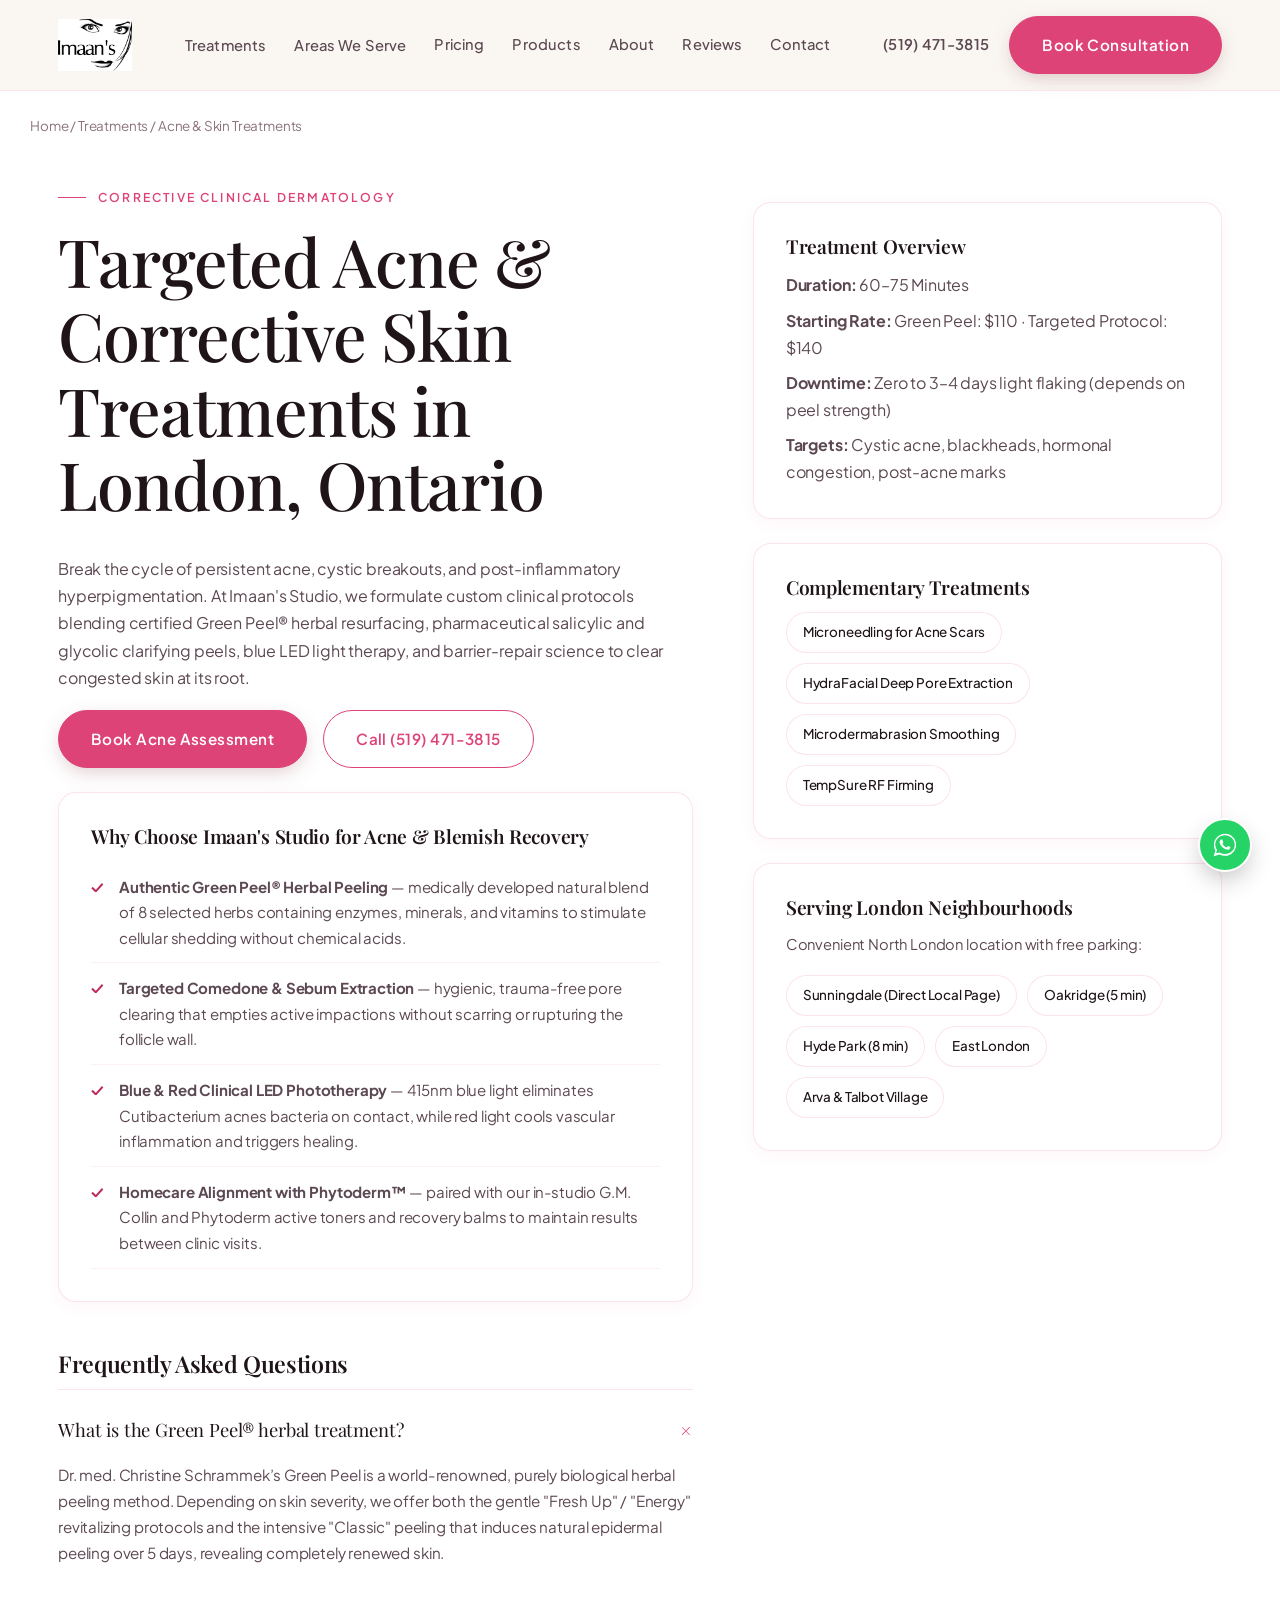
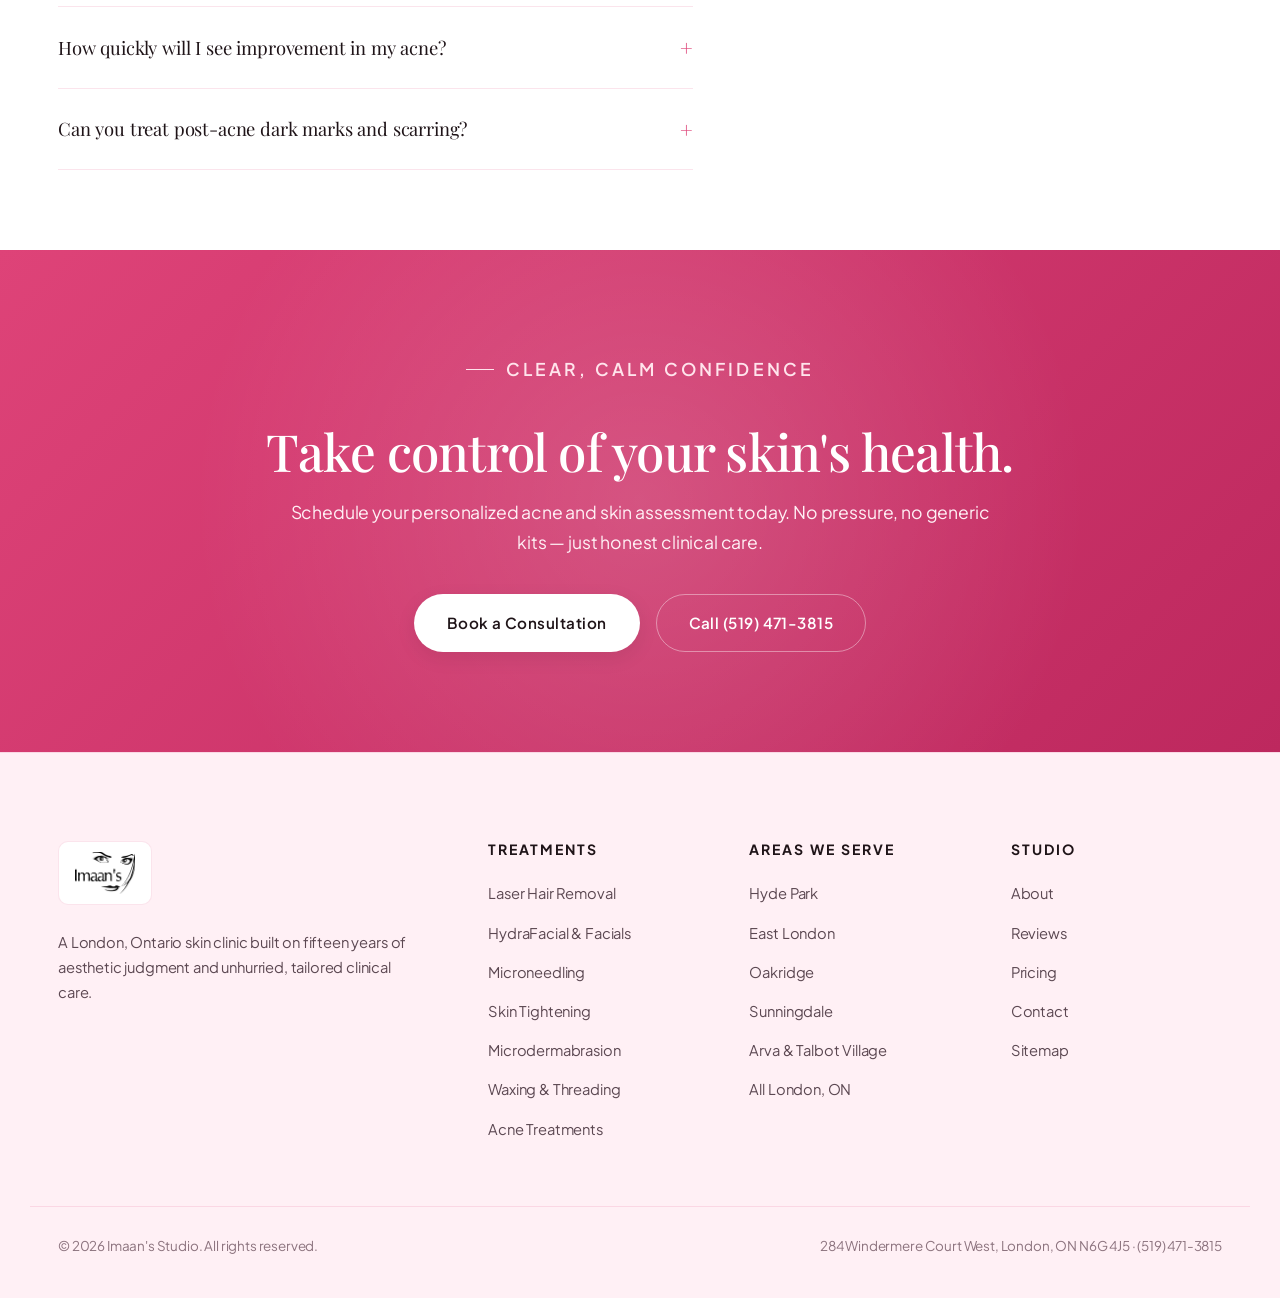
<file: acne-skin-treatments.html>
<!DOCTYPE html>
<html lang="en-CA">
<head>
<meta charset="UTF-8">
<meta name="viewport" content="width=device-width, initial-scale=1.0">
<title>Acne &amp; Clinical Skin Treatments in London, Ontario | Green Peel® | Imaan's Studio</title>
<meta name="description" content="Targeted acne and corrective skin treatments in London, Ontario. Medically supervised protocols including genuine Green Peel herbal resurfacing and customized clarifying therapies.">
<link rel="canonical" href="https://www.imaans.com/acne-skin-treatments/">
<meta name="robots" content="index, follow">
<link rel="stylesheet" href="styles.css">
<script>
  (function(w,d,s,l,i){w[l]=w[l]||[];w[l].push({'gtm.start': new Date().getTime(),event:'gtm.js'});
  var f=d.getElementsByTagName(s)[0],j=d.createElement(s),dl=l!='dataLayer'?'&l='+l:'';
  j.async=true;j.src='https://www.googletagmanager.com/gtm.js?id='+i+dl;f.parentNode.insertBefore(j,f);
  })(window,document,'script','dataLayer','GTM-XXXXXXX');
</script>
<script type="application/ld+json">
{
  "@context": "https://schema.org",
  "@type": "Service",
  "serviceType": "Acne & Corrective Skin Treatments",
  "provider": { 
    "@type": "BeautySalon", 
    "name": "Imaan's Studio", 
    "telephone": "+1-519-471-3815",
    "address": {
      "@type": "PostalAddress",
      "streetAddress": "284 Windermere Court West",
      "addressLocality": "London",
      "addressRegion": "ON",
      "postalCode": "N6G 4J5",
      "addressCountry": "CA"
    } 
  },
  "areaServed": "London, Ontario",
  "url": "https://www.imaans.com/acne-skin-treatments/"
}
</script>
</head>
<body>
<noscript><iframe src="https://www.googletagmanager.com/ns.html?id=GTM-XXXXXXX" height="0" width="0" style="display:none;visibility:hidden"></iframe></noscript>

<header class="site-header">
  <div class="header-row">
    <a href="index.html" class="logo" aria-label="Imaan's Studio">
      <img src="LOGO.jpg" alt="Imaan's Studio" class="site-logo-img">
    </a>
    <nav class="nav-desktop" aria-label="Primary">
      <div class="dropdown">
        <a href="index.html#services">Treatments</a>
        <div class="dropdown-panel">
          <a href="laser-hair-removal.html">Laser Hair Removal</a>
          <a href="personalized-facials-hydrafacial.html">Personalized Facials &amp; HydraFacial</a>
          <a href="microneedling.html">Microneedling</a>
          <a href="skin-tightening.html">Skin Tightening</a>
          <a href="microdermabrasion.html">Microdermabrasion</a>
          <a href="waxing-threading.html">Waxing &amp; Threading</a>
          <a href="acne-skin-treatments.html">Acne &amp; Skin Treatments</a>
        </div>
      </div>
      <div class="dropdown">
        <a href="areas-we-serve.html">Areas We Serve</a>
        <div class="dropdown-panel">
          <a href="areas-we-serve.html">All London Neighbourhoods</a>
          <a href="laser-hair-removal-hyde-park.html">Laser Hair Removal — Hyde Park</a>
          <a href="facial-treatments-east-london.html">Facial Treatments — East London</a>
          <a href="microneedling-oakridge.html">Microneedling — Oakridge</a>
          <a href="acne-treatment-sunningdale.html">Acne Treatment — Sunningdale</a>
          <a href="skin-clinic-london.html">Skin Clinic — London, ON</a>
        </div>
      </div>
      <a href="index.html#pricing">Pricing</a>
      <a href="index.html#products">Products</a>
      <a href="index.html#about">About</a>
      <a href="index.html#reviews">Reviews</a>
      <a href="index.html#contact">Contact</a>
    </nav>
    <div class="header-cta">
      <a class="phone-link" href="tel:+15194713815" data-cta="header_phone" data-cta-location="header">(519) 471-3815</a>
      <a class="btn btn-primary" href="index.html#contact" data-cta="header_book" data-cta-location="header">Book Consultation</a>
      <button class="nav-toggle" aria-label="Toggle menu" aria-expanded="false"><span></span><span></span><span></span></button>
    </div>
  </div>
  <nav class="nav-mobile" aria-label="Mobile">
    <a href="index.html#services">Treatments</a>
    <a href="areas-we-serve.html">Areas We Serve</a>
    <a href="index.html#pricing">Pricing</a>
    <a href="index.html#products">Products</a>
    <a href="index.html#about">About</a>
    <a href="index.html#contact">Contact</a>
  </nav>
</header>

<main>
  <div class="container breadcrumb">
    <a href="index.html">Home</a> / <a href="index.html#services">Treatments</a> / Acne &amp; Skin Treatments
  </div>

  <section class="page-hero">
    <div class="container split">
      <div>
        <p class="eyebrow">Corrective Clinical Dermatology</p>
        <h1>Targeted Acne &amp; Corrective Skin Treatments in London, Ontario</h1>
        <p class="lede">Break the cycle of persistent acne, cystic breakouts, and post-inflammatory hyperpigmentation. At Imaan's Studio, we formulate custom clinical protocols blending certified Green Peel® herbal resurfacing, pharmaceutical salicylic and glycolic clarifying peels, blue LED light therapy, and barrier-repair science to clear congested skin at its root.</p>
        <div class="hero-actions">
          <a class="btn btn-primary" href="index.html#contact" data-cta="service_book" data-cta-location="service_page">Book Acne Assessment</a>
          <a class="btn btn-outline" href="tel:+15194713815" data-cta="service_call" data-cta-location="service_page">Call (519) 471-3815</a>
        </div>

        <div class="info-box">
          <h4>Why Choose Imaan's Studio for Acne &amp; Blemish Recovery</h4>
          <ul class="checklist">
            <li><strong>Authentic Green Peel® Herbal Peeling</strong> — medically developed natural blend of 8 selected herbs containing enzymes, minerals, and vitamins to stimulate cellular shedding without chemical acids.</li>
            <li><strong>Targeted Comedone &amp; Sebum Extraction</strong> — hygienic, trauma-free pore clearing that empties active impactions without scarring or rupturing the follicle wall.</li>
            <li><strong>Blue &amp; Red Clinical LED Phototherapy</strong> — 415nm blue light eliminates Cutibacterium acnes bacteria on contact, while red light cools vascular inflammation and triggers healing.</li>
            <li><strong>Homecare Alignment with Phytoderm™</strong> — paired with our in-studio G.M. Collin and Phytoderm active toners and recovery balms to maintain results between clinic visits.</li>
          </ul>
        </div>

        <div style="margin-top:48px;">
          <h3>Frequently Asked Questions</h3>
          <details class="faq-item" open>
            <summary>What is the Green Peel® herbal treatment?</summary>
            <p>Dr. med. Christine Schrammek’s Green Peel is a world-renowned, purely biological herbal peeling method. Depending on skin severity, we offer both the gentle "Fresh Up" / "Energy" revitalizing protocols and the intensive "Classic" peeling that induces natural epidermal peeling over 5 days, revealing completely renewed skin.</p>
          </details>
          <details class="faq-item">
            <summary>How quickly will I see improvement in my acne?</summary>
            <p>Active inflammation and redness typically subside noticeably within 48 to 72 hours of your first targeted clarifying session. For severe or hormonal acne, steady pore clearing and sebum balance is usually achieved through an initial program of 3 to 6 treatments spaced 2 to 4 weeks apart.</p>
          </details>
          <details class="faq-item">
            <summary>Can you treat post-acne dark marks and scarring?</summary>
            <p>Yes. Once active inflammatory acne is stabilized, we transition your protocol toward microneedling collagen induction therapy or diamond microdermabrasion to smooth textural atrophic scarring and fade stubborn red and brown marks (PIE and PIH).</p>
          </details>
        </div>
      </div>

      <aside>
        <div class="info-box">
          <h4>Treatment Overview</h4>
          <p style="margin-bottom: 8px;"><strong>Duration:</strong> 60–75 Minutes</p>
          <p style="margin-bottom: 8px;"><strong>Starting Rate:</strong> Green Peel: $110 · Targeted Protocol: $140</p>
          <p style="margin-bottom: 8px;"><strong>Downtime:</strong> Zero to 3–4 days light flaking (depends on peel strength)</p>
          <p style="margin-bottom: 0;"><strong>Targets:</strong> Cystic acne, blackheads, hormonal congestion, post-acne marks</p>
        </div>

        <div class="info-box">
          <h4>Complementary Treatments</h4>
          <div class="related-links">
            <a href="microneedling.html">Microneedling for Acne Scars</a>
            <a href="personalized-facials-hydrafacial.html">HydraFacial Deep Pore Extraction</a>
            <a href="microdermabrasion.html">Microdermabrasion Smoothing</a>
            <a href="skin-tightening.html">TempSure RF Firming</a>
          </div>
        </div>

        <div class="info-box">
          <h4>Serving London Neighbourhoods</h4>
          <p style="color:var(--ink-soft);font-size:0.92rem;">Convenient North London location with free parking:</p>
          <div class="related-links">
            <a href="acne-treatment-sunningdale.html">Sunningdale (Direct Local Page)</a>
            <a href="microneedling-oakridge.html">Oakridge (5 min)</a>
            <a href="laser-hair-removal-hyde-park.html">Hyde Park (8 min)</a>
            <a href="facial-treatments-east-london.html">East London</a>
            <a href="areas-we-serve.html">Arva &amp; Talbot Village</a>
          </div>
        </div>
      </aside>
    </div>
  </section>

  <section class="cta-banner">
    <div class="container">
      <p class="eyebrow" style="color:#FFE4EC;">Clear, Calm Confidence</p>
      <h2>Take control of your skin's health.</h2>
      <p>Schedule your personalized acne and skin assessment today. No pressure, no generic kits — just honest clinical care.</p>
      <div class="cta-actions">
        <a class="btn btn-light" href="index.html#contact" data-cta="service_cta_book" data-cta-location="service_bottom">Book a Consultation</a>
        <a class="btn btn-outline" href="tel:+15194713815" data-cta="service_cta_call" data-cta-location="service_bottom">Call (519) 471-3815</a>
      </div>
    </div>
  </section>
</main>

<footer class="site-footer">
  <div class="container footer-grid">
    <div class="footer-brand">
      <div class="footer-logo">
        <img src="LOGO.jpg" alt="Imaan's Studio" class="footer-logo-img">
      </div>
      <p>A London, Ontario skin clinic built on fifteen years of aesthetic judgment and unhurried, tailored clinical care.</p>
    </div>
    <div class="footer-column">
      <h4>Treatments</h4>
      <ul class="footer-links">
        <li><a href="laser-hair-removal.html">Laser Hair Removal</a></li>
        <li><a href="personalized-facials-hydrafacial.html">HydraFacial &amp; Facials</a></li>
        <li><a href="microneedling.html">Microneedling</a></li>
        <li><a href="skin-tightening.html">Skin Tightening</a></li>
        <li><a href="microdermabrasion.html">Microdermabrasion</a></li>
        <li><a href="waxing-threading.html">Waxing &amp; Threading</a></li>
        <li><a href="acne-skin-treatments.html">Acne Treatments</a></li>
      </ul>
    </div>
    <div class="footer-column">
      <h4>Areas We Serve</h4>
      <ul class="footer-links">
        <li><a href="laser-hair-removal-hyde-park.html">Hyde Park</a></li>
        <li><a href="facial-treatments-east-london.html">East London</a></li>
        <li><a href="microneedling-oakridge.html">Oakridge</a></li>
        <li><a href="acne-treatment-sunningdale.html">Sunningdale</a></li>
        <li><a href="areas-we-serve.html">Arva &amp; Talbot Village</a></li>
        <li><a href="skin-clinic-london.html">All London, ON</a></li>
      </ul>
    </div>
    <div class="footer-column">
      <h4>Studio</h4>
      <ul class="footer-links">
        <li><a href="index.html#about">About</a></li>
        <li><a href="index.html#reviews">Reviews</a></li>
        <li><a href="index.html#pricing">Pricing</a></li>
        <li><a href="index.html#contact">Contact</a></li>
        <li><a href="sitemap.xml">Sitemap</a></li>
      </ul>
    </div>
  </div>
  <div class="container footer-bottom">
    <span>© 2026 Imaan's Studio. All rights reserved.</span>
    <span>284 Windermere Court West, London, ON N6G 4J5 · (519) 471-3815</span>
  </div>
</footer>

<script src="script.js"></script>
<a class="whatsapp-float"
  href="https://wa.me/15194713815?text=Hi%20Imaan%27s%20Studio%2C%20I%27d%20like%20to%20book%20a%20consultation."
  target="_blank" rel="noopener noreferrer" aria-label="Chat with Imaan's Studio on WhatsApp" data-cta="whatsapp"
  data-cta-location="floating">
  <svg class="whatsapp-icon" viewBox="0 0 32 32" aria-hidden="true">
    <path
      d="M16 3.2C9 3.2 3.3 8.9 3.3 15.9c0 2.3.6 4.5 1.8 6.4L3 28.8l6.7-2c1.9 1 4.1 1.6 6.3 1.6 7 0 12.7-5.7 12.7-12.7S23 3.2 16 3.2zm0 23.1c-2 0-4-.5-5.7-1.5l-.4-.2-4 .9 1-3.9-.3-.4c-1.1-1.7-1.7-3.7-1.7-5.7C4.9 9.7 9.9 4.8 16 4.8s11.1 4.9 11.1 10.9S22.1 26.3 16 26.3zm6.1-8.2c-.3-.2-1.9-.9-2.2-1-.3-.1-.5-.2-.7.2-.2.3-.8 1-1 1.2-.2.2-.4.2-.7.1-.3-.2-1.3-.5-2.5-1.6-.9-.8-1.6-1.8-1.8-2.1-.2-.3 0-.5.1-.7.1-.1.3-.4.4-.5.1-.2.2-.3.3-.5.1-.2 0-.4 0-.6-.1-.2-.7-1.7-.9-2.3-.2-.6-.5-.5-.7-.5h-.6c-.2 0-.6.1-.9.4-.3.3-1.1 1.1-1.1 2.6s1.1 3 1.2 3.2c.2.2 2.1 3.3 5.1 4.6.7.3 1.3.5 1.7.6.7.2 1.4.2 1.9.1.6-.1 1.9-.8 2.1-1.6.3-.8.3-1.5.2-1.6z" />
  </svg>
  <span class="whatsapp-tooltip">Chat on WhatsApp</span>
</a>
</body>
</html>
</file>
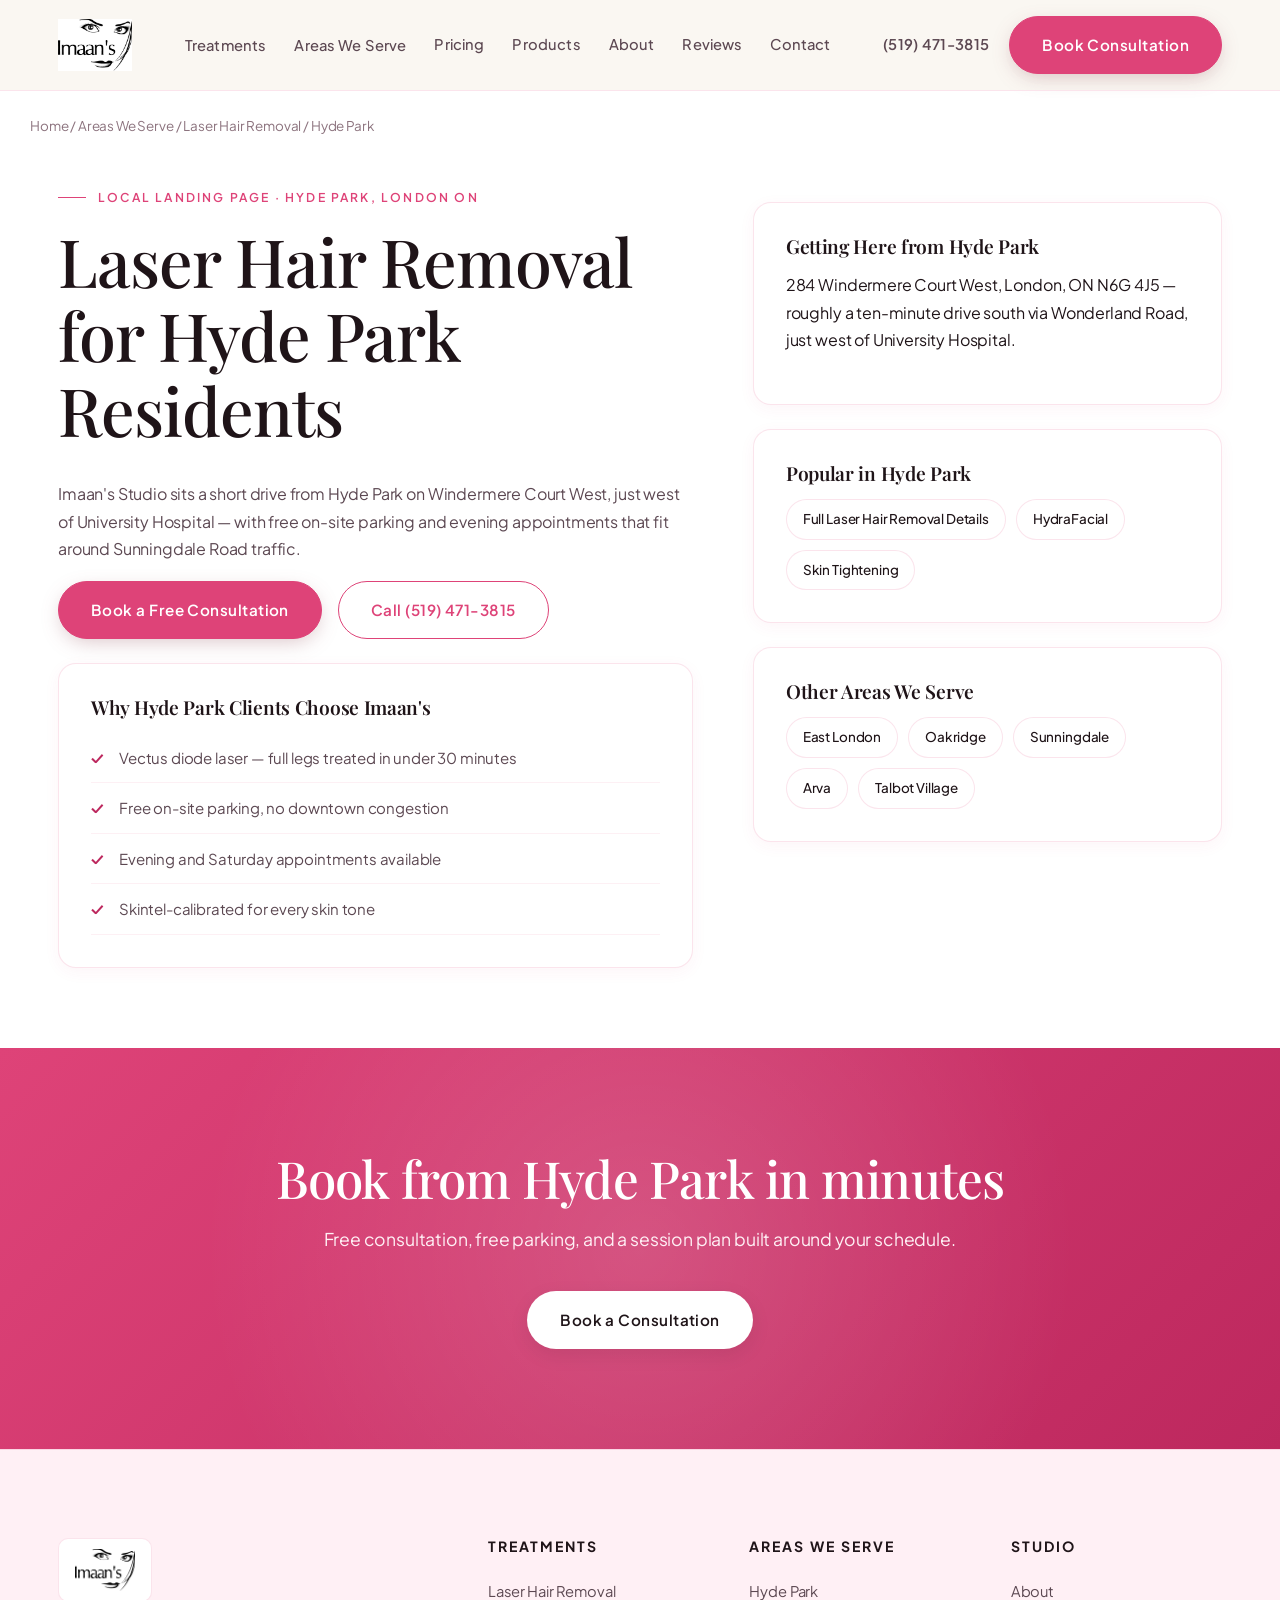
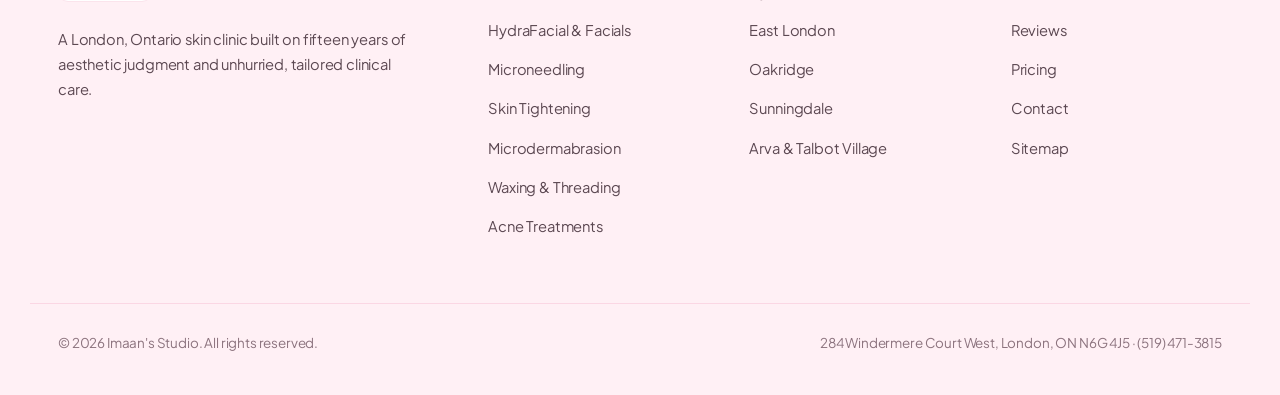
<file: laser-hair-removal-hyde-park.html>
<!DOCTYPE html>
<html lang="en-CA">
<head>
<meta charset="UTF-8">
<meta name="viewport" content="width=device-width, initial-scale=1.0">
<title>Laser Hair Removal in Hyde Park, London ON | Imaan's Studio</title>
<meta name="description" content="Laser hair removal for Hyde Park residents at Imaan's Studio, minutes from North London. Vectus diode laser, free parking, flexible booking. Book today.">
<link rel="canonical" href="https://www.imaans.com/laser-hair-removal-hyde-park/">
<meta name="robots" content="index, follow">
<link rel="stylesheet" href="styles.css">
<script>
  (function(w,d,s,l,i){w[l]=w[l]||[];w[l].push({'gtm.start': new Date().getTime(),event:'gtm.js'});
  var f=d.getElementsByTagName(s)[0],j=d.createElement(s),dl=l!='dataLayer'?'&l='+l:'';
  j.async=true;j.src='https://www.googletagmanager.com/gtm.js?id='+i+dl;f.parentNode.insertBefore(j,f);
  })(window,document,'script','dataLayer','GTM-XXXXXXX');
</script>
<script type="application/ld+json">
{
  "@context": "https://schema.org",
  "@type": "Service",
  "serviceType": "Laser Hair Removal",
  "provider": { "@type": "BeautySalon", "name": "Imaan's Studio", "telephone": "+1-519-471-3815" },
  "areaServed": { "@type": "Place", "name": "Hyde Park, London, Ontario" },
  "url": "https://www.imaans.com/laser-hair-removal-hyde-park/"
}
</script>
</head>
<body>
<noscript><iframe src="https://www.googletagmanager.com/ns.html?id=GTM-XXXXXXX" height="0" width="0" style="display:none;visibility:hidden"></iframe></noscript>

<header class="site-header">
  <div class="header-row">
    <a href="index.html" class="logo" aria-label="Imaan's Studio">
      <img src="LOGO.jpg" alt="Imaan's Studio" class="site-logo-img">
    </a>
    <nav class="nav-desktop" aria-label="Primary">
      <div class="dropdown">
        <a href="index.html#services">Treatments</a>
        <div class="dropdown-panel">
          <a href="laser-hair-removal.html">Laser Hair Removal</a>
          <a href="personalized-facials-hydrafacial.html">Personalized Facials &amp; HydraFacial</a>
          <a href="microneedling.html">Microneedling</a>
          <a href="skin-tightening.html">Skin Tightening</a>
          <a href="microdermabrasion.html">Microdermabrasion</a>
          <a href="waxing-threading.html">Waxing &amp; Threading</a>
          <a href="acne-skin-treatments.html">Acne &amp; Skin Treatments</a>
        </div>
      </div>
      <div class="dropdown">
        <a href="areas-we-serve.html">Areas We Serve</a>
        <div class="dropdown-panel">
          <a href="areas-we-serve.html">All London Neighbourhoods</a>
          <a href="laser-hair-removal-hyde-park.html">Laser Hair Removal — Hyde Park</a>
          <a href="facial-treatments-east-london.html">Facial Treatments — East London</a>
          <a href="microneedling-oakridge.html">Microneedling — Oakridge</a>
          <a href="acne-treatment-sunningdale.html">Acne Treatment — Sunningdale</a>
          <a href="skin-clinic-london.html">Skin Clinic — London, ON</a>
        </div>
      </div>
      <a href="index.html#pricing">Pricing</a>
      <a href="index.html#products">Products</a>
      <a href="index.html#about">About</a>
      <a href="index.html#reviews">Reviews</a>
      <a href="index.html#contact">Contact</a>
    </nav>
    <div class="header-cta">
      <a class="phone-link" href="tel:+15194713815" data-cta="header_phone" data-cta-location="header">(519) 471-3815</a>
      <a class="btn btn-primary" href="index.html#contact" data-cta="header_book" data-cta-location="header">Book Consultation</a>
      <button class="nav-toggle" aria-label="Toggle menu" aria-expanded="false"><span></span><span></span><span></span></button>
    </div>
  </div>
  <nav class="nav-mobile" aria-label="Mobile">
    <a href="index.html#services">Treatments</a>
    <a href="areas-we-serve.html">Areas We Serve</a>
    <a href="index.html#pricing">Pricing</a>
    <a href="index.html#products">Products</a>
    <a href="index.html#about">About</a>
    <a href="index.html#contact">Contact</a>
  </nav>
</header>

<main>
  <div class="container breadcrumb">
    <a href="index.html">Home</a> / <a href="index.html#locations">Areas We Serve</a> / <a href="laser-hair-removal.html">Laser Hair Removal</a> / Hyde Park
  </div>

  <section class="page-hero">
    <div class="container split">
      <div>
        <p class="eyebrow">Local Landing Page · Hyde Park, London ON</p>
        <h1>Laser Hair Removal for Hyde Park Residents</h1>
        <p class="lede">Imaan's Studio sits a short drive from Hyde Park on Windermere Court West, just west of University Hospital — with free on-site parking and evening appointments that fit around Sunningdale Road traffic.</p>
        <div class="hero-actions">
          <a class="btn btn-primary" href="index.html#contact" data-cta="local_book" data-cta-location="local_page">Book a Free Consultation</a>
          <a class="btn btn-outline" href="tel:+15194713815" data-cta="local_call" data-cta-location="local_page">Call (519) 471-3815</a>
        </div>

        <div class="info-box">
          <h4>Why Hyde Park Clients Choose Imaan's</h4>
          <ul class="checklist">
            <li>Vectus diode laser — full legs treated in under 30 minutes</li>
            <li>Free on-site parking, no downtown congestion</li>
            <li>Evening and Saturday appointments available</li>
            <li>Skintel-calibrated for every skin tone</li>
          </ul>
        </div>
      </div>

      <aside>
        <div class="info-box">
          <h4>Getting Here from Hyde Park</h4>
          <p style="color:var(--ink);">284 Windermere Court West, London, ON N6G 4J5 — roughly a ten-minute drive south via Wonderland Road, just west of University Hospital.</p>
        </div>
        <div class="info-box">
          <h4>Popular in Hyde Park</h4>
          <div class="related-links">
            <a href="laser-hair-removal.html">Full Laser Hair Removal Details</a>
            <a href="index.html#services">HydraFacial</a>
            <a href="index.html#services">Skin Tightening</a>
          </div>
        </div>
        <div class="info-box">
          <h4>Other Areas We Serve</h4>
          <div class="related-links">
            <a href="index.html#locations">East London</a>
            <a href="index.html#locations">Oakridge</a>
            <a href="index.html#locations">Sunningdale</a>
            <a href="index.html#locations">Arva</a>
            <a href="index.html#locations">Talbot Village</a>
          </div>
        </div>
      </aside>
    </div>
  </section>

  <section class="cta-banner">
    <div class="container">
      <h2>Book from Hyde Park in minutes</h2>
      <p>Free consultation, free parking, and a session plan built around your schedule.</p>
      <div class="cta-actions">
        <a class="btn btn-light" href="index.html#contact" data-cta="local_cta_book" data-cta-location="local_bottom">Book a Consultation</a>
      </div>
    </div>
  </section>
</main>

<footer class="site-footer">
  <div class="container footer-grid">
    <div class="footer-brand">
      <div class="footer-logo">
        <img src="LOGO.jpg" alt="Imaan's Studio" class="footer-logo-img">
      </div>
      <p>A London, Ontario skin clinic built on fifteen years of aesthetic judgment and unhurried, tailored clinical care.</p>
    </div>
    <div class="footer-column">
      <h4>Treatments</h4>
      <ul class="footer-links">
        <li><a href="laser-hair-removal.html">Laser Hair Removal</a></li>
        <li><a href="personalized-facials-hydrafacial.html">HydraFacial &amp; Facials</a></li>
        <li><a href="microneedling.html">Microneedling</a></li>
        <li><a href="skin-tightening.html">Skin Tightening</a></li>
        <li><a href="microdermabrasion.html">Microdermabrasion</a></li>
        <li><a href="waxing-threading.html">Waxing &amp; Threading</a></li>
        <li><a href="acne-skin-treatments.html">Acne Treatments</a></li>
      </ul>
    </div>
    <div class="footer-column">
      <h4>Areas We Serve</h4>
      <ul class="footer-links">
        <li><a href="laser-hair-removal-hyde-park.html">Hyde Park</a></li>
        <li><a href="index.html#locations">East London</a></li>
        <li><a href="index.html#locations">Oakridge</a></li>
        <li><a href="index.html#locations">Sunningdale</a></li>
        <li><a href="index.html#locations">Arva &amp; Talbot Village</a></li>
      </ul>
    </div>
    <div class="footer-column">
      <h4>Studio</h4>
      <ul class="footer-links">
        <li><a href="index.html#about">About</a></li>
        <li><a href="index.html#reviews">Reviews</a></li>
        <li><a href="index.html#pricing">Pricing</a></li>
        <li><a href="index.html#contact">Contact</a></li>
        <li><a href="sitemap.xml">Sitemap</a></li>
      </ul>
    </div>
  </div>
  <div class="container footer-bottom">
    <span>© 2026 Imaan's Studio. All rights reserved.</span>
    <span>284 Windermere Court West, London, ON N6G 4J5 · (519) 471-3815</span>
  </div>
</footer>

<script src="script.js"></script>
</body>
</html>
</file>
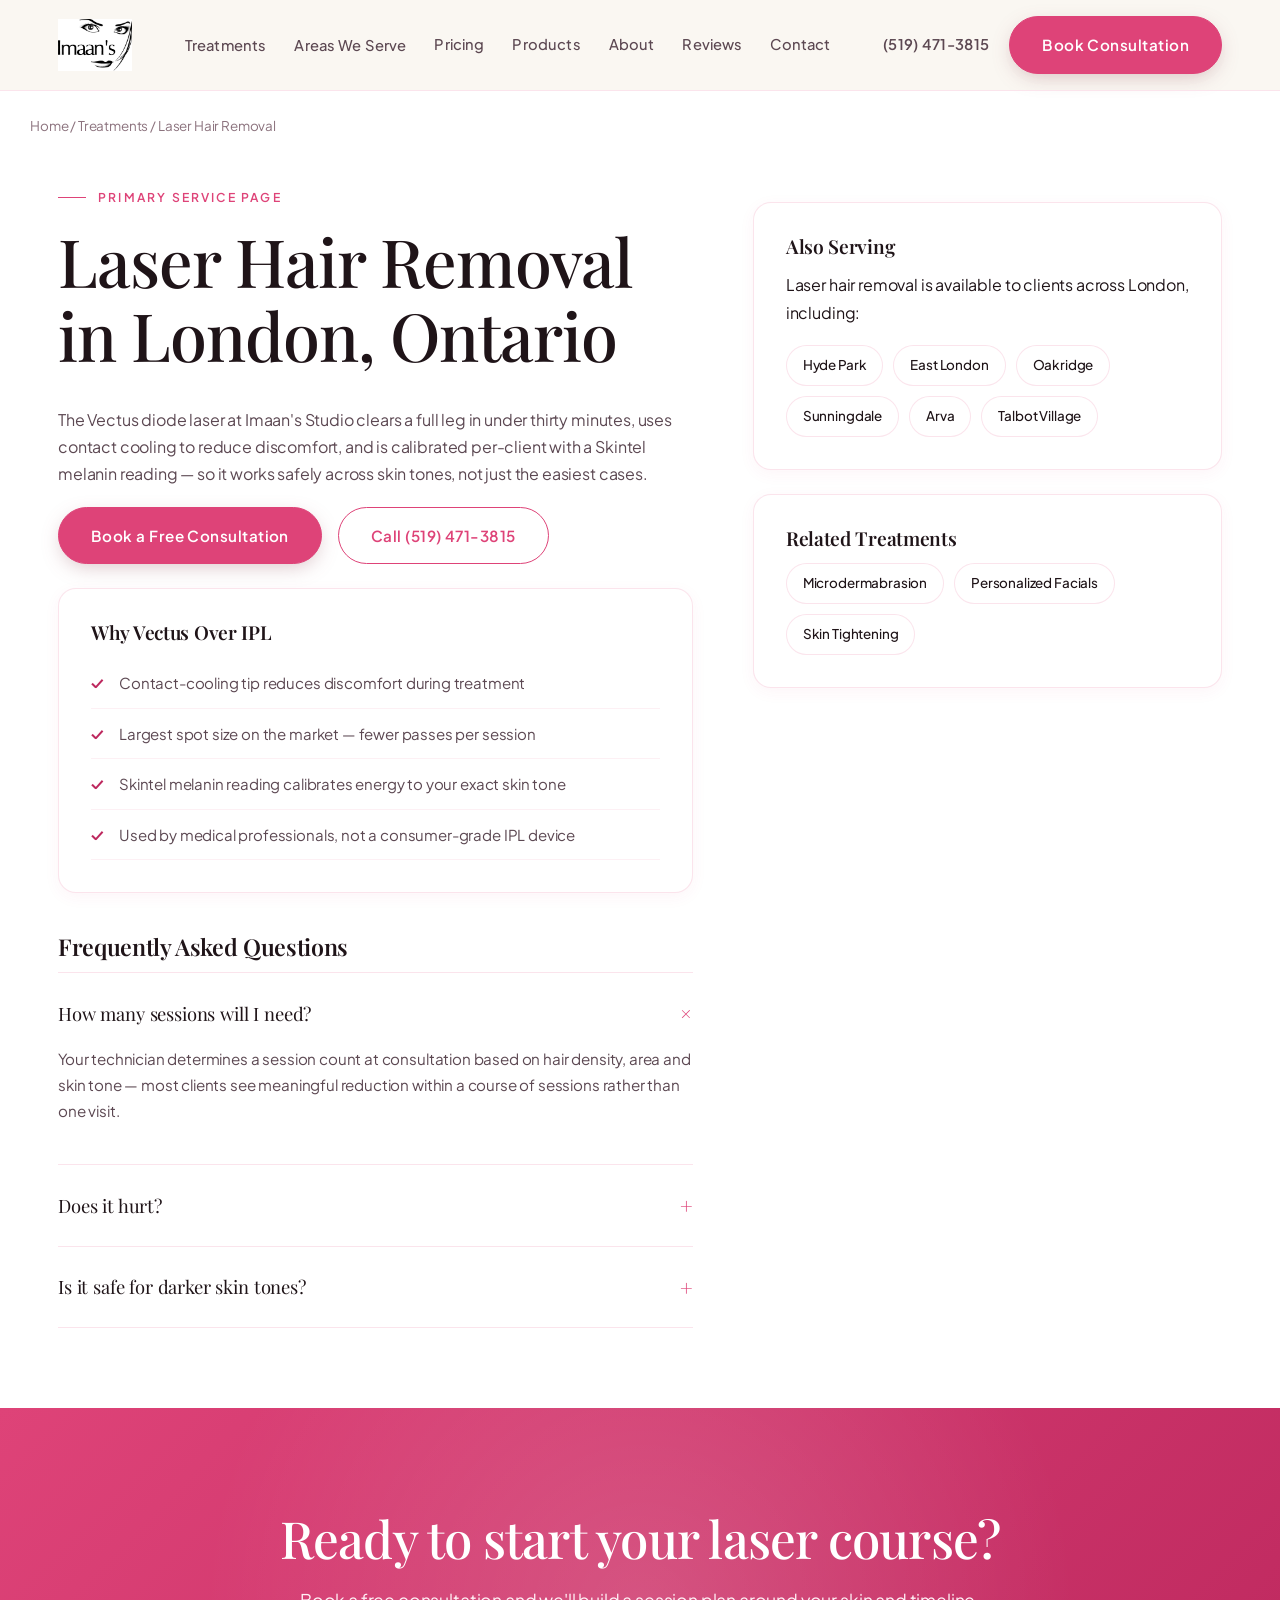
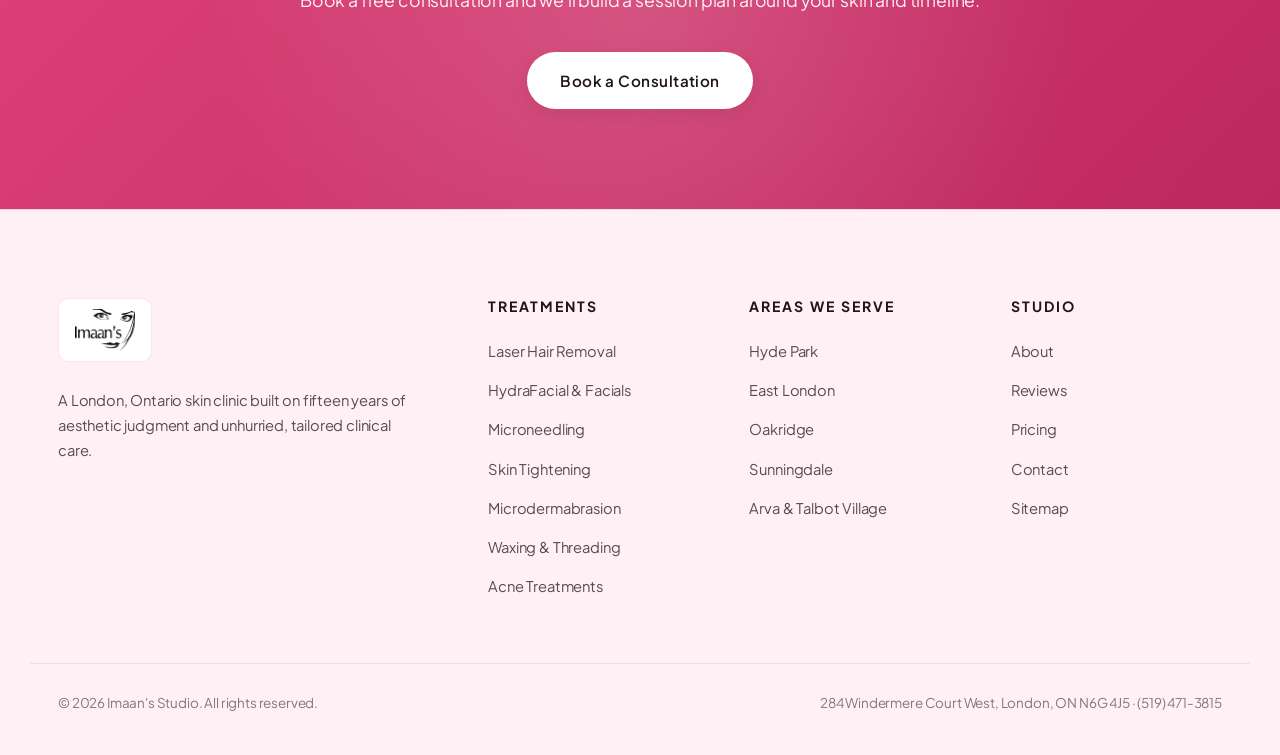
<file: laser-hair-removal.html>
<!DOCTYPE html>
<html lang="en-CA">
<head>
<meta charset="UTF-8">
<meta name="viewport" content="width=device-width, initial-scale=1.0">
<title>Laser Hair Removal in London, Ontario | Imaan's Studio</title>
<meta name="description" content="Vectus diode laser hair removal in London, Ontario. Faster sessions, less discomfort, safe for all skin tones. Book a free consultation at Imaan's Studio.">
<link rel="canonical" href="https://www.imaans.com/laser-hair-removal/">
<meta name="robots" content="index, follow">
<link rel="stylesheet" href="styles.css">
<script>
  (function(w,d,s,l,i){w[l]=w[l]||[];w[l].push({'gtm.start': new Date().getTime(),event:'gtm.js'});
  var f=d.getElementsByTagName(s)[0],j=d.createElement(s),dl=l!='dataLayer'?'&l='+l:'';
  j.async=true;j.src='https://www.googletagmanager.com/gtm.js?id='+i+dl;f.parentNode.insertBefore(j,f);
  })(window,document,'script','dataLayer','GTM-XXXXXXX');
</script>
<script type="application/ld+json">
{
  "@context": "https://schema.org",
  "@type": "Service",
  "serviceType": "Laser Hair Removal",
  "provider": { "@type": "BeautySalon", "name": "Imaan's Studio", "telephone": "+1-519-471-3815",
    "address": {"@type":"PostalAddress","streetAddress":"284 Windermere Court West","addressLocality":"London","addressRegion":"ON","postalCode":"N6G 4J5","addressCountry":"CA"} },
  "areaServed": "London, Ontario",
  "url": "https://www.imaans.com/laser-hair-removal/"
}
</script>
</head>
<body>
<noscript><iframe src="https://www.googletagmanager.com/ns.html?id=GTM-XXXXXXX" height="0" width="0" style="display:none;visibility:hidden"></iframe></noscript>

<header class="site-header">
  <div class="header-row">
    <a href="index.html" class="logo" aria-label="Imaan's Studio">
      <img src="LOGO.jpg" alt="Imaan's Studio" class="site-logo-img">
    </a>
    <nav class="nav-desktop" aria-label="Primary">
      <div class="dropdown">
        <a href="index.html#services">Treatments</a>
        <div class="dropdown-panel">
          <a href="laser-hair-removal.html">Laser Hair Removal</a>
          <a href="personalized-facials-hydrafacial.html">Personalized Facials &amp; HydraFacial</a>
          <a href="microneedling.html">Microneedling</a>
          <a href="skin-tightening.html">Skin Tightening</a>
          <a href="microdermabrasion.html">Microdermabrasion</a>
          <a href="waxing-threading.html">Waxing &amp; Threading</a>
          <a href="acne-skin-treatments.html">Acne &amp; Skin Treatments</a>
        </div>
      </div>
      <div class="dropdown">
        <a href="areas-we-serve.html">Areas We Serve</a>
        <div class="dropdown-panel">
          <a href="areas-we-serve.html">All London Neighbourhoods</a>
          <a href="laser-hair-removal-hyde-park.html">Laser Hair Removal — Hyde Park</a>
          <a href="facial-treatments-east-london.html">Facial Treatments — East London</a>
          <a href="microneedling-oakridge.html">Microneedling — Oakridge</a>
          <a href="acne-treatment-sunningdale.html">Acne Treatment — Sunningdale</a>
          <a href="skin-clinic-london.html">Skin Clinic — London, ON</a>
        </div>
      </div>
      <a href="index.html#pricing">Pricing</a>
      <a href="index.html#products">Products</a>
      <a href="index.html#about">About</a>
      <a href="index.html#reviews">Reviews</a>
      <a href="index.html#contact">Contact</a>
    </nav>
    <div class="header-cta">
      <a class="phone-link" href="tel:+15194713815" data-cta="header_phone" data-cta-location="header">(519) 471-3815</a>
      <a class="btn btn-primary" href="index.html#contact" data-cta="header_book" data-cta-location="header">Book Consultation</a>
      <button class="nav-toggle" aria-label="Toggle menu" aria-expanded="false"><span></span><span></span><span></span></button>
    </div>
  </div>
  <nav class="nav-mobile" aria-label="Mobile">
    <a href="index.html#services">Treatments</a>
    <a href="areas-we-serve.html">Areas We Serve</a>
    <a href="index.html#pricing">Pricing</a>
    <a href="index.html#products">Products</a>
    <a href="index.html#about">About</a>
    <a href="index.html#contact">Contact</a>
  </nav>
</header>

<main>
  <div class="container breadcrumb">
    <a href="index.html">Home</a> / <a href="index.html#services">Treatments</a> / Laser Hair Removal
  </div>

  <section class="page-hero">
    <div class="container split">
      <div>
        <p class="eyebrow">Primary Service Page</p>
        <h1>Laser Hair Removal in London, Ontario</h1>
        <p class="lede">The Vectus diode laser at Imaan's Studio clears a full leg in under thirty minutes, uses contact cooling to reduce discomfort, and is calibrated per-client with a Skintel melanin reading — so it works safely across skin tones, not just the easiest cases.</p>
        <div class="hero-actions">
          <a class="btn btn-primary" href="index.html#contact" data-cta="service_book" data-cta-location="service_page">Book a Free Consultation</a>
          <a class="btn btn-outline" href="tel:+15194713815" data-cta="service_call" data-cta-location="service_page">Call (519) 471-3815</a>
        </div>

        <div class="info-box">
          <h4>Why Vectus Over IPL</h4>
          <ul class="checklist">
            <li>Contact-cooling tip reduces discomfort during treatment</li>
            <li>Largest spot size on the market — fewer passes per session</li>
            <li>Skintel melanin reading calibrates energy to your exact skin tone</li>
            <li>Used by medical professionals, not a consumer-grade IPL device</li>
          </ul>
        </div>

        <div style="margin-top:40px;">
          <h3>Frequently Asked Questions</h3>
          <details class="faq-item" open>
            <summary>How many sessions will I need?</summary>
            <p>Your technician determines a session count at consultation based on hair density, area and skin tone — most clients see meaningful reduction within a course of sessions rather than one visit.</p>
          </details>
          <details class="faq-item">
            <summary>Does it hurt?</summary>
            <p>The Vectus laser's contact-cooling tip is designed specifically to reduce the discomfort associated with older laser and IPL technology.</p>
          </details>
          <details class="faq-item">
            <summary>Is it safe for darker skin tones?</summary>
            <p>Yes — the Skintel melanin tester reads your skin before treatment so the laser's energy setting is matched to you, rather than using one setting for everyone.</p>
          </details>
        </div>
      </div>

      <aside>
        <div class="info-box">
          <h4>Also Serving</h4>
          <p style="color:var(--ink);">Laser hair removal is available to clients across London, including:</p>
          <div class="related-links">
            <a href="laser-hair-removal-hyde-park.html">Hyde Park</a>
            <a href="index.html#locations">East London</a>
            <a href="index.html#locations">Oakridge</a>
            <a href="index.html#locations">Sunningdale</a>
            <a href="index.html#locations">Arva</a>
            <a href="index.html#locations">Talbot Village</a>
          </div>
        </div>
        <div class="info-box">
          <h4>Related Treatments</h4>
          <div class="related-links">
            <a href="index.html#services">Microdermabrasion</a>
            <a href="index.html#services">Personalized Facials</a>
            <a href="index.html#services">Skin Tightening</a>
          </div>
        </div>
      </aside>
    </div>
  </section>

  <section class="cta-banner">
    <div class="container">
      <h2>Ready to start your laser course?</h2>
      <p>Book a free consultation and we'll build a session plan around your skin and timeline.</p>
      <div class="cta-actions">
        <a class="btn btn-light" href="index.html#contact" data-cta="service_cta_book" data-cta-location="service_bottom">Book a Consultation</a>
      </div>
    </div>
  </section>
</main>

<footer class="site-footer">
  <div class="container footer-grid">
    <div class="footer-brand">
      <div class="footer-logo">
        <img src="LOGO.jpg" alt="Imaan's Studio" class="footer-logo-img">
      </div>
      <p>A London, Ontario skin clinic built on fifteen years of aesthetic judgment and unhurried, tailored clinical care.</p>
    </div>
    <div class="footer-column">
      <h4>Treatments</h4>
      <ul class="footer-links">
        <li><a href="laser-hair-removal.html">Laser Hair Removal</a></li>
        <li><a href="personalized-facials-hydrafacial.html">HydraFacial &amp; Facials</a></li>
        <li><a href="microneedling.html">Microneedling</a></li>
        <li><a href="skin-tightening.html">Skin Tightening</a></li>
        <li><a href="microdermabrasion.html">Microdermabrasion</a></li>
        <li><a href="waxing-threading.html">Waxing &amp; Threading</a></li>
        <li><a href="acne-skin-treatments.html">Acne Treatments</a></li>
      </ul>
    </div>
    <div class="footer-column">
      <h4>Areas We Serve</h4>
      <ul class="footer-links">
        <li><a href="laser-hair-removal-hyde-park.html">Hyde Park</a></li>
        <li><a href="index.html#locations">East London</a></li>
        <li><a href="index.html#locations">Oakridge</a></li>
        <li><a href="index.html#locations">Sunningdale</a></li>
        <li><a href="index.html#locations">Arva &amp; Talbot Village</a></li>
      </ul>
    </div>
    <div class="footer-column">
      <h4>Studio</h4>
      <ul class="footer-links">
        <li><a href="index.html#about">About</a></li>
        <li><a href="index.html#reviews">Reviews</a></li>
        <li><a href="index.html#pricing">Pricing</a></li>
        <li><a href="index.html#contact">Contact</a></li>
        <li><a href="sitemap.xml">Sitemap</a></li>
      </ul>
    </div>
  </div>
  <div class="container footer-bottom">
    <span>© 2026 Imaan's Studio. All rights reserved.</span>
    <span>284 Windermere Court West, London, ON N6G 4J5 · (519) 471-3815</span>
  </div>
</footer>

<script src="script.js"></script>
</body>
</html>
</file>
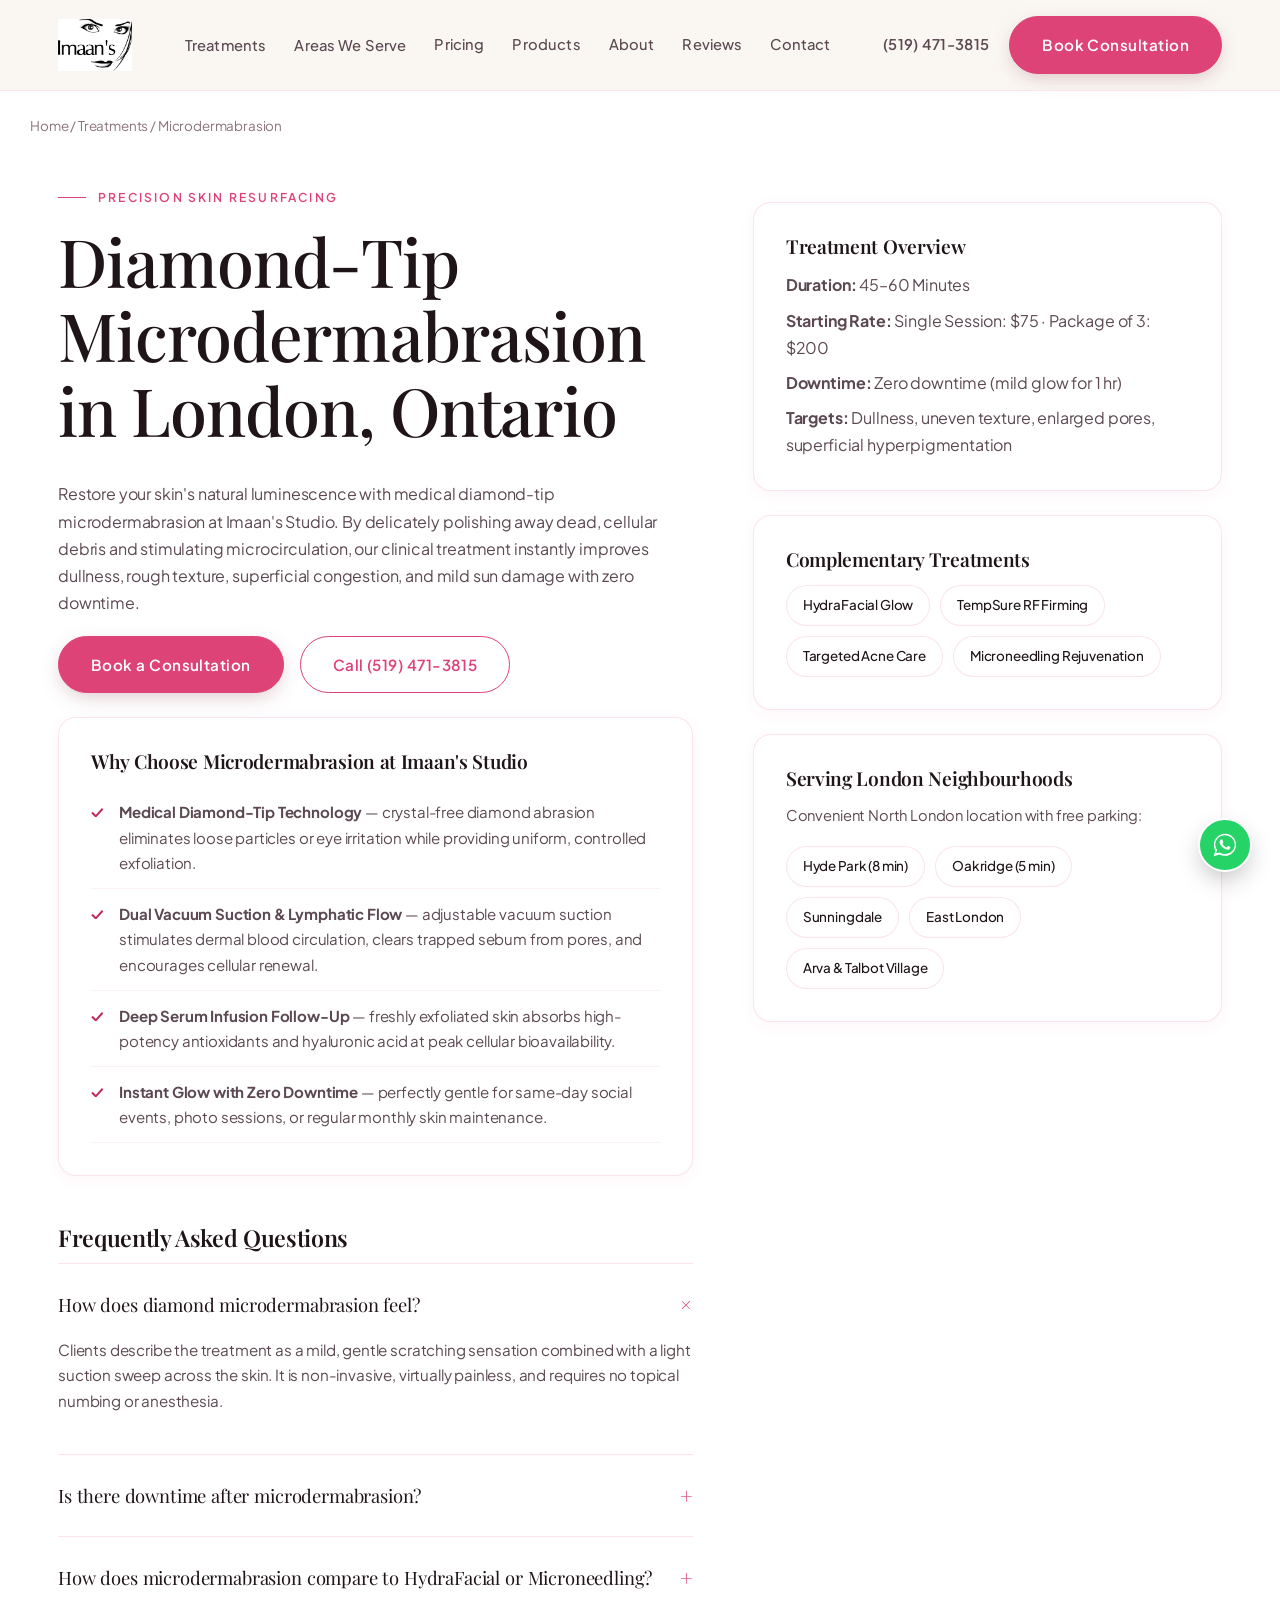
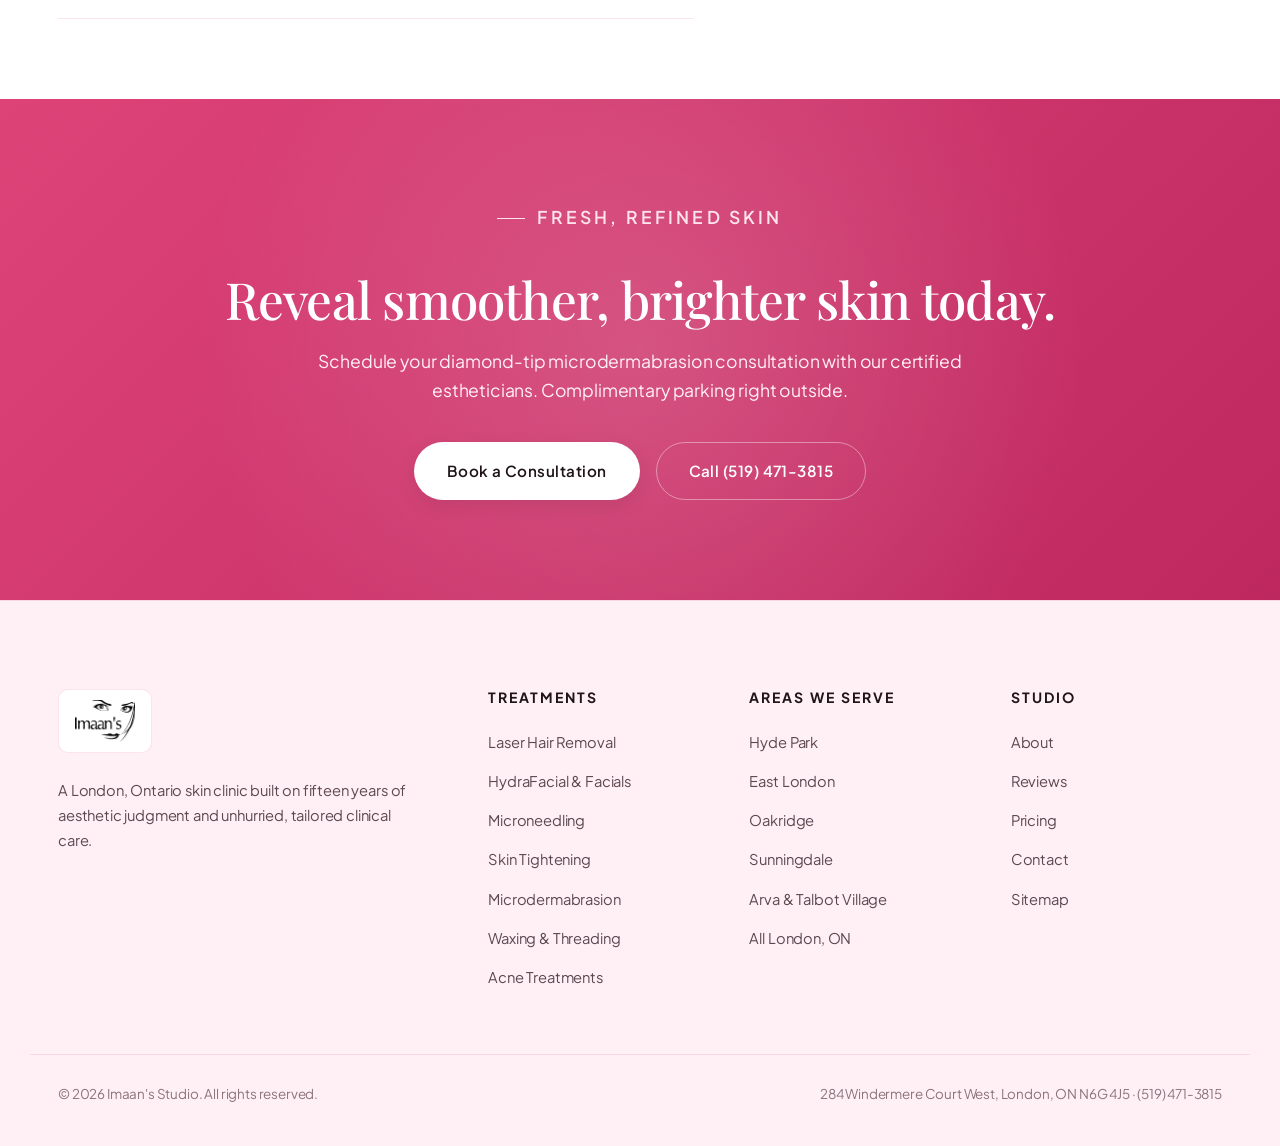
<file: microdermabrasion.html>
<!DOCTYPE html>
<html lang="en-CA">
<head>
<meta charset="UTF-8">
<meta name="viewport" content="width=device-width, initial-scale=1.0">
<title>Microdermabrasion in London, Ontario | Clinical Skin Exfoliation | Imaan's Studio</title>
<meta name="description" content="Medical-grade diamond-tip microdermabrasion in London, Ontario. Gentle, non-invasive exfoliation to resurface dull skin, unclog pores, and restore instant radiance.">
<link rel="canonical" href="https://www.imaans.com/microdermabrasion/">
<meta name="robots" content="index, follow">
<link rel="stylesheet" href="styles.css">
<script>
  (function(w,d,s,l,i){w[l]=w[l]||[];w[l].push({'gtm.start': new Date().getTime(),event:'gtm.js'});
  var f=d.getElementsByTagName(s)[0],j=d.createElement(s),dl=l!='dataLayer'?'&l='+l:'';
  j.async=true;j.src='https://www.googletagmanager.com/gtm.js?id='+i+dl;f.parentNode.insertBefore(j,f);
  })(window,document,'script','dataLayer','GTM-XXXXXXX');
</script>
<script type="application/ld+json">
{
  "@context": "https://schema.org",
  "@type": "Service",
  "serviceType": "Microdermabrasion & Skin Resurfacing",
  "provider": { 
    "@type": "BeautySalon", 
    "name": "Imaan's Studio", 
    "telephone": "+1-519-471-3815",
    "address": {
      "@type": "PostalAddress",
      "streetAddress": "284 Windermere Court West",
      "addressLocality": "London",
      "addressRegion": "ON",
      "postalCode": "N6G 4J5",
      "addressCountry": "CA"
    } 
  },
  "areaServed": "London, Ontario",
  "url": "https://www.imaans.com/microdermabrasion/"
}
</script>
</head>
<body>
<noscript><iframe src="https://www.googletagmanager.com/ns.html?id=GTM-XXXXXXX" height="0" width="0" style="display:none;visibility:hidden"></iframe></noscript>

<header class="site-header">
  <div class="header-row">
    <a href="index.html" class="logo" aria-label="Imaan's Studio">
      <img src="LOGO.jpg" alt="Imaan's Studio" class="site-logo-img">
    </a>
    <nav class="nav-desktop" aria-label="Primary">
      <div class="dropdown">
        <a href="index.html#services">Treatments</a>
        <div class="dropdown-panel">
          <a href="laser-hair-removal.html">Laser Hair Removal</a>
          <a href="personalized-facials-hydrafacial.html">Personalized Facials &amp; HydraFacial</a>
          <a href="microneedling.html">Microneedling</a>
          <a href="skin-tightening.html">Skin Tightening</a>
          <a href="microdermabrasion.html">Microdermabrasion</a>
          <a href="waxing-threading.html">Waxing &amp; Threading</a>
          <a href="acne-skin-treatments.html">Acne &amp; Skin Treatments</a>
        </div>
      </div>
      <div class="dropdown">
        <a href="areas-we-serve.html">Areas We Serve</a>
        <div class="dropdown-panel">
          <a href="areas-we-serve.html">All London Neighbourhoods</a>
          <a href="laser-hair-removal-hyde-park.html">Laser Hair Removal — Hyde Park</a>
          <a href="facial-treatments-east-london.html">Facial Treatments — East London</a>
          <a href="microneedling-oakridge.html">Microneedling — Oakridge</a>
          <a href="acne-treatment-sunningdale.html">Acne Treatment — Sunningdale</a>
          <a href="skin-clinic-london.html">Skin Clinic — London, ON</a>
        </div>
      </div>
      <a href="index.html#pricing">Pricing</a>
      <a href="index.html#products">Products</a>
      <a href="index.html#about">About</a>
      <a href="index.html#reviews">Reviews</a>
      <a href="index.html#contact">Contact</a>
    </nav>
    <div class="header-cta">
      <a class="phone-link" href="tel:+15194713815" data-cta="header_phone" data-cta-location="header">(519) 471-3815</a>
      <a class="btn btn-primary" href="index.html#contact" data-cta="header_book" data-cta-location="header">Book Consultation</a>
      <button class="nav-toggle" aria-label="Toggle menu" aria-expanded="false"><span></span><span></span><span></span></button>
    </div>
  </div>
  <nav class="nav-mobile" aria-label="Mobile">
    <a href="index.html#services">Treatments</a>
    <a href="areas-we-serve.html">Areas We Serve</a>
    <a href="index.html#pricing">Pricing</a>
    <a href="index.html#products">Products</a>
    <a href="index.html#about">About</a>
    <a href="index.html#contact">Contact</a>
  </nav>
</header>

<main>
  <div class="container breadcrumb">
    <a href="index.html">Home</a> / <a href="index.html#services">Treatments</a> / Microdermabrasion
  </div>

  <section class="page-hero">
    <div class="container split">
      <div>
        <p class="eyebrow">Precision Skin Resurfacing</p>
        <h1>Diamond-Tip Microdermabrasion in London, Ontario</h1>
        <p class="lede">Restore your skin's natural luminescence with medical diamond-tip microdermabrasion at Imaan's Studio. By delicately polishing away dead, cellular debris and stimulating microcirculation, our clinical treatment instantly improves dullness, rough texture, superficial congestion, and mild sun damage with zero downtime.</p>
        <div class="hero-actions">
          <a class="btn btn-primary" href="index.html#contact" data-cta="service_book" data-cta-location="service_page">Book a Consultation</a>
          <a class="btn btn-outline" href="tel:+15194713815" data-cta="service_call" data-cta-location="service_page">Call (519) 471-3815</a>
        </div>

        <div class="info-box">
          <h4>Why Choose Microdermabrasion at Imaan's Studio</h4>
          <ul class="checklist">
            <li><strong>Medical Diamond-Tip Technology</strong> — crystal-free diamond abrasion eliminates loose particles or eye irritation while providing uniform, controlled exfoliation.</li>
            <li><strong>Dual Vacuum Suction &amp; Lymphatic Flow</strong> — adjustable vacuum suction stimulates dermal blood circulation, clears trapped sebum from pores, and encourages cellular renewal.</li>
            <li><strong>Deep Serum Infusion Follow-Up</strong> — freshly exfoliated skin absorbs high-potency antioxidants and hyaluronic acid at peak cellular bioavailability.</li>
            <li><strong>Instant Glow with Zero Downtime</strong> — perfectly gentle for same-day social events, photo sessions, or regular monthly skin maintenance.</li>
          </ul>
        </div>

        <div style="margin-top:48px;">
          <h3>Frequently Asked Questions</h3>
          <details class="faq-item" open>
            <summary>How does diamond microdermabrasion feel?</summary>
            <p>Clients describe the treatment as a mild, gentle scratching sensation combined with a light suction sweep across the skin. It is non-invasive, virtually painless, and requires no topical numbing or anesthesia.</p>
          </details>
          <details class="faq-item">
            <summary>Is there downtime after microdermabrasion?</summary>
            <p>Virtually none. Your skin will appear slightly pink and refreshed immediately following your appointment, much like after a brisk walk. This mild flush normally fades within 30 to 60 minutes. You can return to your everyday routine right away, remembering to wear SPF 30+ daily.</p>
          </details>
          <details class="faq-item">
            <summary>How does microdermabrasion compare to HydraFacial or Microneedling?</summary>
            <p>Microdermabrasion focuses primarily on mechanical stratum-corneum polishing and surface cell turnover. HydraFacial combines vortex fluid extraction and chemical exfoliation with deep serum infusion, while microneedling penetrates deeper into the dermis to rebuild collagen for scars and fine lines. During your skin consultation, we recommend the ideal approach for your skin goals.</p>
          </details>
        </div>
      </div>

      <aside>
        <div class="info-box">
          <h4>Treatment Overview</h4>
          <p style="margin-bottom: 8px;"><strong>Duration:</strong> 45–60 Minutes</p>
          <p style="margin-bottom: 8px;"><strong>Starting Rate:</strong> Single Session: $75 · Package of 3: $200</p>
          <p style="margin-bottom: 8px;"><strong>Downtime:</strong> Zero downtime (mild glow for 1 hr)</p>
          <p style="margin-bottom: 0;"><strong>Targets:</strong> Dullness, uneven texture, enlarged pores, superficial hyperpigmentation</p>
        </div>

        <div class="info-box">
          <h4>Complementary Treatments</h4>
          <div class="related-links">
            <a href="personalized-facials-hydrafacial.html">HydraFacial Glow</a>
            <a href="skin-tightening.html">TempSure RF Firming</a>
            <a href="acne-skin-treatments.html">Targeted Acne Care</a>
            <a href="microneedling.html">Microneedling Rejuvenation</a>
          </div>
        </div>

        <div class="info-box">
          <h4>Serving London Neighbourhoods</h4>
          <p style="color:var(--ink-soft);font-size:0.92rem;">Convenient North London location with free parking:</p>
          <div class="related-links">
            <a href="laser-hair-removal-hyde-park.html">Hyde Park (8 min)</a>
            <a href="microneedling-oakridge.html">Oakridge (5 min)</a>
            <a href="acne-treatment-sunningdale.html">Sunningdale</a>
            <a href="facial-treatments-east-london.html">East London</a>
            <a href="areas-we-serve.html">Arva &amp; Talbot Village</a>
          </div>
        </div>
      </aside>
    </div>
  </section>

  <section class="cta-banner">
    <div class="container">
      <p class="eyebrow" style="color:#FFE4EC;">Fresh, Refined Skin</p>
      <h2>Reveal smoother, brighter skin today.</h2>
      <p>Schedule your diamond-tip microdermabrasion consultation with our certified estheticians. Complimentary parking right outside.</p>
      <div class="cta-actions">
        <a class="btn btn-light" href="index.html#contact" data-cta="service_cta_book" data-cta-location="service_bottom">Book a Consultation</a>
        <a class="btn btn-outline" href="tel:+15194713815" data-cta="service_cta_call" data-cta-location="service_bottom">Call (519) 471-3815</a>
      </div>
    </div>
  </section>
</main>

<footer class="site-footer">
  <div class="container footer-grid">
    <div class="footer-brand">
      <div class="footer-logo">
        <img src="LOGO.jpg" alt="Imaan's Studio" class="footer-logo-img">
      </div>
      <p>A London, Ontario skin clinic built on fifteen years of aesthetic judgment and unhurried, tailored clinical care.</p>
    </div>
    <div class="footer-column">
      <h4>Treatments</h4>
      <ul class="footer-links">
        <li><a href="laser-hair-removal.html">Laser Hair Removal</a></li>
        <li><a href="personalized-facials-hydrafacial.html">HydraFacial &amp; Facials</a></li>
        <li><a href="microneedling.html">Microneedling</a></li>
        <li><a href="skin-tightening.html">Skin Tightening</a></li>
        <li><a href="microdermabrasion.html">Microdermabrasion</a></li>
        <li><a href="waxing-threading.html">Waxing &amp; Threading</a></li>
        <li><a href="acne-skin-treatments.html">Acne Treatments</a></li>
      </ul>
    </div>
    <div class="footer-column">
      <h4>Areas We Serve</h4>
      <ul class="footer-links">
        <li><a href="laser-hair-removal-hyde-park.html">Hyde Park</a></li>
        <li><a href="facial-treatments-east-london.html">East London</a></li>
        <li><a href="microneedling-oakridge.html">Oakridge</a></li>
        <li><a href="acne-treatment-sunningdale.html">Sunningdale</a></li>
        <li><a href="areas-we-serve.html">Arva &amp; Talbot Village</a></li>
        <li><a href="skin-clinic-london.html">All London, ON</a></li>
      </ul>
    </div>
    <div class="footer-column">
      <h4>Studio</h4>
      <ul class="footer-links">
        <li><a href="index.html#about">About</a></li>
        <li><a href="index.html#reviews">Reviews</a></li>
        <li><a href="index.html#pricing">Pricing</a></li>
        <li><a href="index.html#contact">Contact</a></li>
        <li><a href="sitemap.xml">Sitemap</a></li>
      </ul>
    </div>
  </div>
  <div class="container footer-bottom">
    <span>© 2026 Imaan's Studio. All rights reserved.</span>
    <span>284 Windermere Court West, London, ON N6G 4J5 · (519) 471-3815</span>
  </div>
</footer>

<script src="script.js"></script>
<a class="whatsapp-float"
  href="https://wa.me/15194713815?text=Hi%20Imaan%27s%20Studio%2C%20I%27d%20like%20to%20book%20a%20consultation."
  target="_blank" rel="noopener noreferrer" aria-label="Chat with Imaan's Studio on WhatsApp" data-cta="whatsapp"
  data-cta-location="floating">
  <svg class="whatsapp-icon" viewBox="0 0 32 32" aria-hidden="true">
    <path
      d="M16 3.2C9 3.2 3.3 8.9 3.3 15.9c0 2.3.6 4.5 1.8 6.4L3 28.8l6.7-2c1.9 1 4.1 1.6 6.3 1.6 7 0 12.7-5.7 12.7-12.7S23 3.2 16 3.2zm0 23.1c-2 0-4-.5-5.7-1.5l-.4-.2-4 .9 1-3.9-.3-.4c-1.1-1.7-1.7-3.7-1.7-5.7C4.9 9.7 9.9 4.8 16 4.8s11.1 4.9 11.1 10.9S22.1 26.3 16 26.3zm6.1-8.2c-.3-.2-1.9-.9-2.2-1-.3-.1-.5-.2-.7.2-.2.3-.8 1-1 1.2-.2.2-.4.2-.7.1-.3-.2-1.3-.5-2.5-1.6-.9-.8-1.6-1.8-1.8-2.1-.2-.3 0-.5.1-.7.1-.1.3-.4.4-.5.1-.2.2-.3.3-.5.1-.2 0-.4 0-.6-.1-.2-.7-1.7-.9-2.3-.2-.6-.5-.5-.7-.5h-.6c-.2 0-.6.1-.9.4-.3.3-1.1 1.1-1.1 2.6s1.1 3 1.2 3.2c.2.2 2.1 3.3 5.1 4.6.7.3 1.3.5 1.7.6.7.2 1.4.2 1.9.1.6-.1 1.9-.8 2.1-1.6.3-.8.3-1.5.2-1.6z" />
  </svg>
  <span class="whatsapp-tooltip">Chat on WhatsApp</span>
</a>
</body>
</html>
</file>
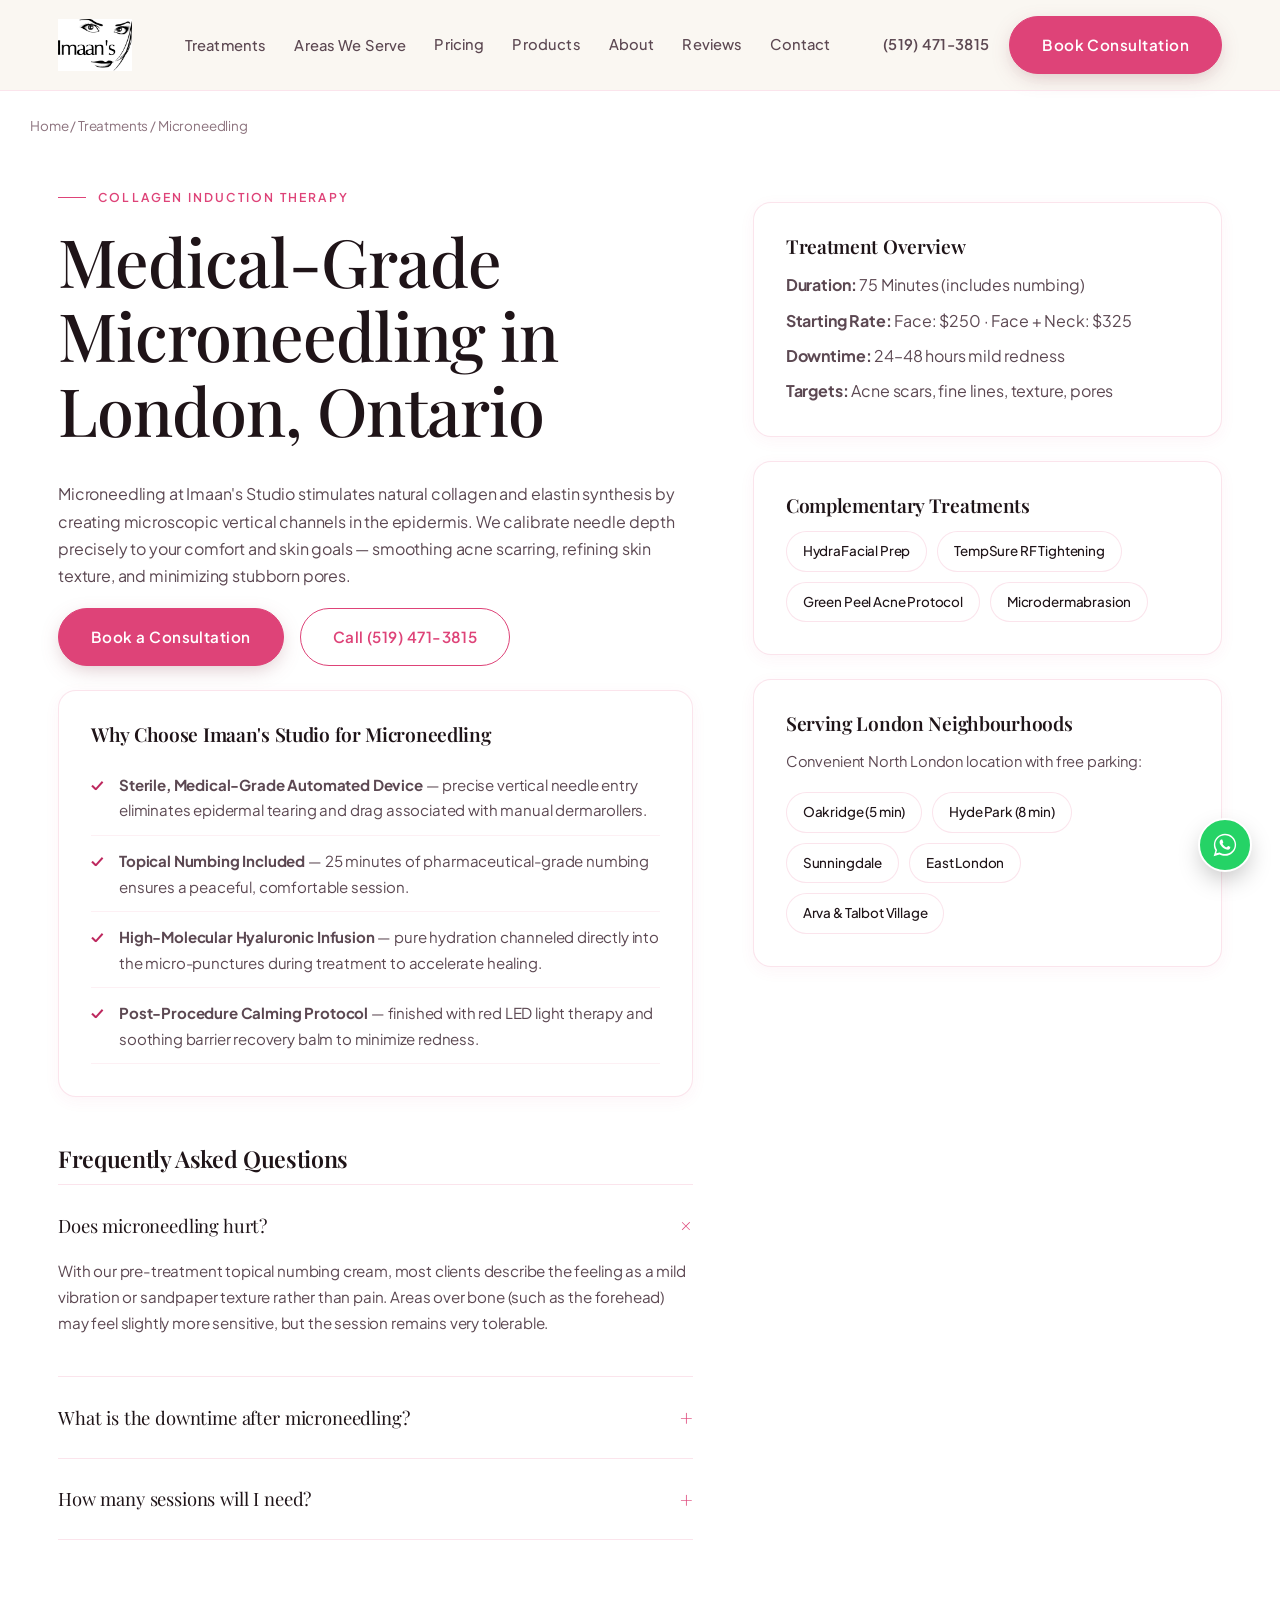
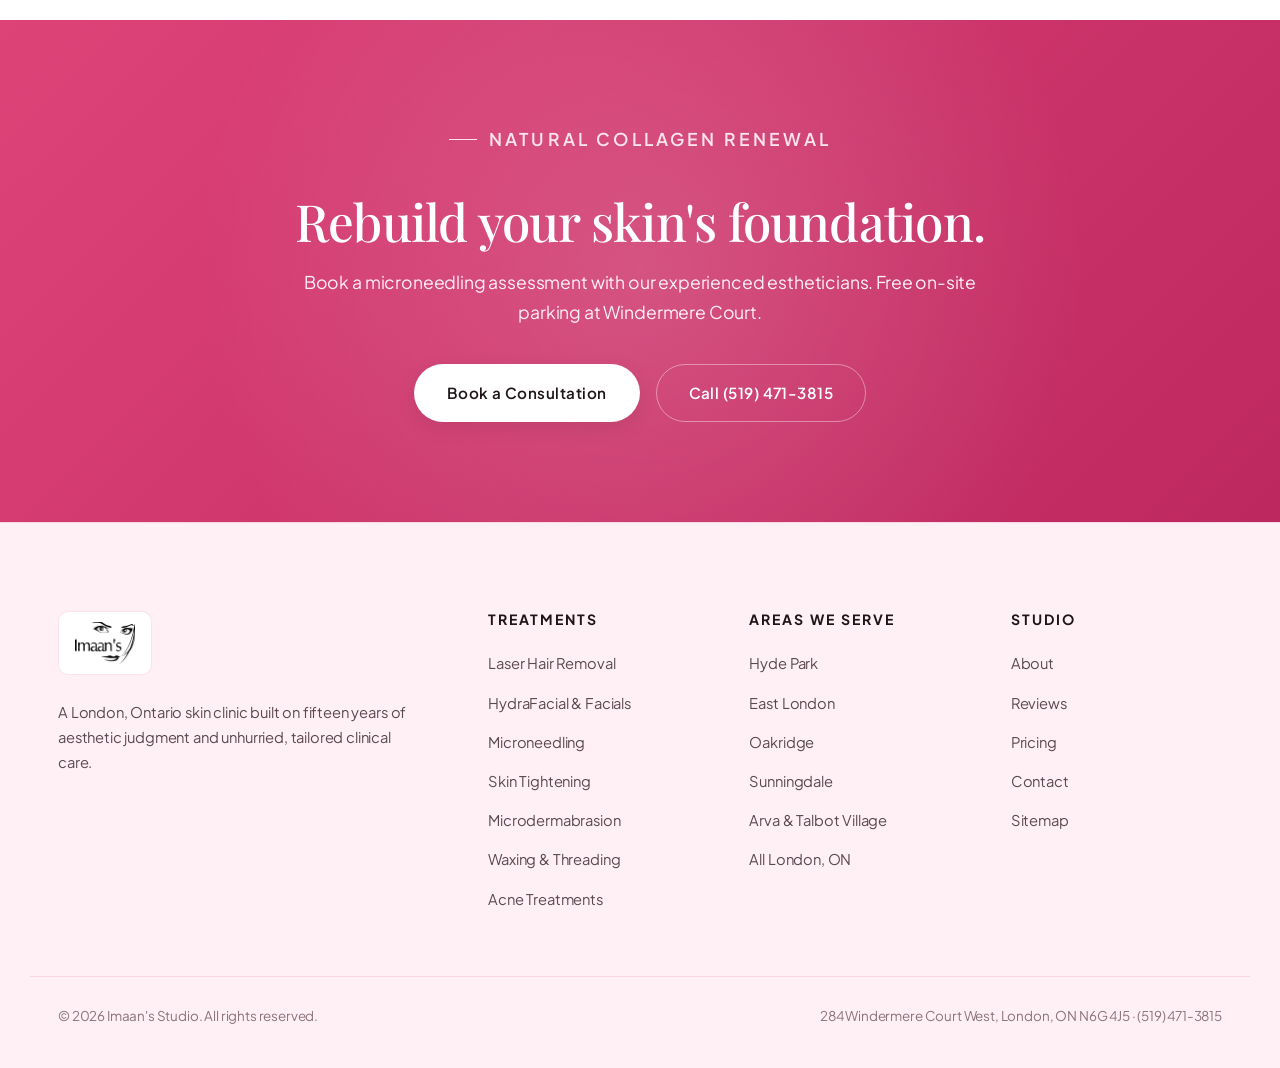
<file: microneedling.html>
<!DOCTYPE html>
<html lang="en-CA">
<head>
<meta charset="UTF-8">
<meta name="viewport" content="width=device-width, initial-scale=1.0">
<title>Microneedling in London, Ontario | Collagen Induction Therapy | Imaan's Studio</title>
<meta name="description" content="Medical-grade microneedling in London, Ontario for acne scars, enlarged pores, and fine lines. Collagen induction therapy customized to your downtime tolerance.">
<link rel="canonical" href="https://www.imaans.com/microneedling/">
<meta name="robots" content="index, follow">
<link rel="stylesheet" href="styles.css">
<script>
  (function(w,d,s,l,i){w[l]=w[l]||[];w[l].push({'gtm.start': new Date().getTime(),event:'gtm.js'});
  var f=d.getElementsByTagName(s)[0],j=d.createElement(s),dl=l!='dataLayer'?'&l='+l:'';
  j.async=true;j.src='https://www.googletagmanager.com/gtm.js?id='+i+dl;f.parentNode.insertBefore(j,f);
  })(window,document,'script','dataLayer','GTM-XXXXXXX');
</script>
<script type="application/ld+json">
{
  "@context": "https://schema.org",
  "@type": "Service",
  "serviceType": "Microneedling & Collagen Induction Therapy",
  "provider": { 
    "@type": "BeautySalon", 
    "name": "Imaan's Studio", 
    "telephone": "+1-519-471-3815",
    "address": {
      "@type": "PostalAddress",
      "streetAddress": "284 Windermere Court West",
      "addressLocality": "London",
      "addressRegion": "ON",
      "postalCode": "N6G 4J5",
      "addressCountry": "CA"
    } 
  },
  "areaServed": "London, Ontario",
  "url": "https://www.imaans.com/microneedling/"
}
</script>
</head>
<body>
<noscript><iframe src="https://www.googletagmanager.com/ns.html?id=GTM-XXXXXXX" height="0" width="0" style="display:none;visibility:hidden"></iframe></noscript>

<header class="site-header">
  <div class="header-row">
    <a href="index.html" class="logo" aria-label="Imaan's Studio">
      <img src="LOGO.jpg" alt="Imaan's Studio" class="site-logo-img">
    </a>
    <nav class="nav-desktop" aria-label="Primary">
      <div class="dropdown">
        <a href="index.html#services">Treatments</a>
        <div class="dropdown-panel">
          <a href="laser-hair-removal.html">Laser Hair Removal</a>
          <a href="personalized-facials-hydrafacial.html">Personalized Facials &amp; HydraFacial</a>
          <a href="microneedling.html">Microneedling</a>
          <a href="skin-tightening.html">Skin Tightening</a>
          <a href="microdermabrasion.html">Microdermabrasion</a>
          <a href="waxing-threading.html">Waxing &amp; Threading</a>
          <a href="acne-skin-treatments.html">Acne &amp; Skin Treatments</a>
        </div>
      </div>
      <div class="dropdown">
        <a href="areas-we-serve.html">Areas We Serve</a>
        <div class="dropdown-panel">
          <a href="areas-we-serve.html">All London Neighbourhoods</a>
          <a href="laser-hair-removal-hyde-park.html">Laser Hair Removal — Hyde Park</a>
          <a href="facial-treatments-east-london.html">Facial Treatments — East London</a>
          <a href="microneedling-oakridge.html">Microneedling — Oakridge</a>
          <a href="acne-treatment-sunningdale.html">Acne Treatment — Sunningdale</a>
          <a href="skin-clinic-london.html">Skin Clinic — London, ON</a>
        </div>
      </div>
      <a href="index.html#pricing">Pricing</a>
      <a href="index.html#products">Products</a>
      <a href="index.html#about">About</a>
      <a href="index.html#reviews">Reviews</a>
      <a href="index.html#contact">Contact</a>
    </nav>
    <div class="header-cta">
      <a class="phone-link" href="tel:+15194713815" data-cta="header_phone" data-cta-location="header">(519) 471-3815</a>
      <a class="btn btn-primary" href="index.html#contact" data-cta="header_book" data-cta-location="header">Book Consultation</a>
      <button class="nav-toggle" aria-label="Toggle menu" aria-expanded="false"><span></span><span></span><span></span></button>
    </div>
  </div>
  <nav class="nav-mobile" aria-label="Mobile">
    <a href="index.html#services">Treatments</a>
    <a href="areas-we-serve.html">Areas We Serve</a>
    <a href="index.html#pricing">Pricing</a>
    <a href="index.html#products">Products</a>
    <a href="index.html#about">About</a>
    <a href="index.html#contact">Contact</a>
  </nav>
</header>

<main>
  <div class="container breadcrumb">
    <a href="index.html">Home</a> / <a href="index.html#services">Treatments</a> / Microneedling
  </div>

  <section class="page-hero">
    <div class="container split">
      <div>
        <p class="eyebrow">Collagen Induction Therapy</p>
        <h1>Medical-Grade Microneedling in London, Ontario</h1>
        <p class="lede">Microneedling at Imaan's Studio stimulates natural collagen and elastin synthesis by creating microscopic vertical channels in the epidermis. We calibrate needle depth precisely to your comfort and skin goals — smoothing acne scarring, refining skin texture, and minimizing stubborn pores.</p>
        <div class="hero-actions">
          <a class="btn btn-primary" href="index.html#contact" data-cta="service_book" data-cta-location="service_page">Book a Consultation</a>
          <a class="btn btn-outline" href="tel:+15194713815" data-cta="service_call" data-cta-location="service_page">Call (519) 471-3815</a>
        </div>

        <div class="info-box">
          <h4>Why Choose Imaan's Studio for Microneedling</h4>
          <ul class="checklist">
            <li><strong>Sterile, Medical-Grade Automated Device</strong> — precise vertical needle entry eliminates epidermal tearing and drag associated with manual dermarollers.</li>
            <li><strong>Topical Numbing Included</strong> — 25 minutes of pharmaceutical-grade numbing ensures a peaceful, comfortable session.</li>
            <li><strong>High-Molecular Hyaluronic Infusion</strong> — pure hydration channeled directly into the micro-punctures during treatment to accelerate healing.</li>
            <li><strong>Post-Procedure Calming Protocol</strong> — finished with red LED light therapy and soothing barrier recovery balm to minimize redness.</li>
          </ul>
        </div>

        <div style="margin-top:48px;">
          <h3>Frequently Asked Questions</h3>
          <details class="faq-item" open>
            <summary>Does microneedling hurt?</summary>
            <p>With our pre-treatment topical numbing cream, most clients describe the feeling as a mild vibration or sandpaper texture rather than pain. Areas over bone (such as the forehead) may feel slightly more sensitive, but the session remains very tolerable.</p>
          </details>
          <details class="faq-item">
            <summary>What is the downtime after microneedling?</summary>
            <p>You can expect mild redness similar to a moderate sunburn for 24 to 48 hours. Most clients resume daily routines the following morning. We provide clear post-care instructions and recommend avoiding strenuous workouts, direct sun, and makeup for 24 hours.</p>
          </details>
          <details class="faq-item">
            <summary>How many sessions will I need?</summary>
            <p>While visible improvements in skin radiance and firmness appear within 2 weeks of the first session, optimal collagen remodeling for acne scarring or deep texture occurs over a course of 3 to 6 sessions spaced 4 weeks apart.</p>
          </details>
        </div>
      </div>

      <aside>
        <div class="info-box">
          <h4>Treatment Overview</h4>
          <p style="margin-bottom: 8px;"><strong>Duration:</strong> 75 Minutes (includes numbing)</p>
          <p style="margin-bottom: 8px;"><strong>Starting Rate:</strong> Face: $250 · Face + Neck: $325</p>
          <p style="margin-bottom: 8px;"><strong>Downtime:</strong> 24–48 hours mild redness</p>
          <p style="margin-bottom: 0;"><strong>Targets:</strong> Acne scars, fine lines, texture, pores</p>
        </div>

        <div class="info-box">
          <h4>Complementary Treatments</h4>
          <div class="related-links">
            <a href="personalized-facials-hydrafacial.html">HydraFacial Prep</a>
            <a href="skin-tightening.html">TempSure RF Tightening</a>
            <a href="acne-skin-treatments.html">Green Peel Acne Protocol</a>
            <a href="microdermabrasion.html">Microdermabrasion</a>
          </div>
        </div>

        <div class="info-box">
          <h4>Serving London Neighbourhoods</h4>
          <p style="color:var(--ink-soft);font-size:0.92rem;">Convenient North London location with free parking:</p>
          <div class="related-links">
            <a href="microneedling-oakridge.html">Oakridge (5 min)</a>
            <a href="laser-hair-removal-hyde-park.html">Hyde Park (8 min)</a>
            <a href="acne-treatment-sunningdale.html">Sunningdale</a>
            <a href="facial-treatments-east-london.html">East London</a>
            <a href="areas-we-serve.html">Arva &amp; Talbot Village</a>
          </div>
        </div>
      </aside>
    </div>
  </section>

  <section class="cta-banner">
    <div class="container">
      <p class="eyebrow" style="color:#FFE4EC;">Natural Collagen Renewal</p>
      <h2>Rebuild your skin's foundation.</h2>
      <p>Book a microneedling assessment with our experienced estheticians. Free on-site parking at Windermere Court.</p>
      <div class="cta-actions">
        <a class="btn btn-light" href="index.html#contact" data-cta="service_cta_book" data-cta-location="service_bottom">Book a Consultation</a>
        <a class="btn btn-outline" href="tel:+15194713815" data-cta="service_cta_call" data-cta-location="service_bottom">Call (519) 471-3815</a>
      </div>
    </div>
  </section>
</main>

<footer class="site-footer">
  <div class="container footer-grid">
    <div class="footer-brand">
      <div class="footer-logo">
        <img src="LOGO.jpg" alt="Imaan's Studio" class="footer-logo-img">
      </div>
      <p>A London, Ontario skin clinic built on fifteen years of aesthetic judgment and unhurried, tailored clinical care.</p>
    </div>
    <div class="footer-column">
      <h4>Treatments</h4>
      <ul class="footer-links">
        <li><a href="laser-hair-removal.html">Laser Hair Removal</a></li>
        <li><a href="personalized-facials-hydrafacial.html">HydraFacial &amp; Facials</a></li>
        <li><a href="microneedling.html">Microneedling</a></li>
        <li><a href="skin-tightening.html">Skin Tightening</a></li>
        <li><a href="microdermabrasion.html">Microdermabrasion</a></li>
        <li><a href="waxing-threading.html">Waxing &amp; Threading</a></li>
        <li><a href="acne-skin-treatments.html">Acne Treatments</a></li>
      </ul>
    </div>
    <div class="footer-column">
      <h4>Areas We Serve</h4>
      <ul class="footer-links">
        <li><a href="laser-hair-removal-hyde-park.html">Hyde Park</a></li>
        <li><a href="facial-treatments-east-london.html">East London</a></li>
        <li><a href="microneedling-oakridge.html">Oakridge</a></li>
        <li><a href="acne-treatment-sunningdale.html">Sunningdale</a></li>
        <li><a href="areas-we-serve.html">Arva &amp; Talbot Village</a></li>
        <li><a href="skin-clinic-london.html">All London, ON</a></li>
      </ul>
    </div>
    <div class="footer-column">
      <h4>Studio</h4>
      <ul class="footer-links">
        <li><a href="index.html#about">About</a></li>
        <li><a href="index.html#reviews">Reviews</a></li>
        <li><a href="index.html#pricing">Pricing</a></li>
        <li><a href="index.html#contact">Contact</a></li>
        <li><a href="sitemap.xml">Sitemap</a></li>
      </ul>
    </div>
  </div>
  <div class="container footer-bottom">
    <span>© 2026 Imaan's Studio. All rights reserved.</span>
    <span>284 Windermere Court West, London, ON N6G 4J5 · (519) 471-3815</span>
  </div>
</footer>

<script src="script.js"></script>
<a class="whatsapp-float"
  href="https://wa.me/15194713815?text=Hi%20Imaan%27s%20Studio%2C%20I%27d%20like%20to%20book%20a%20consultation."
  target="_blank" rel="noopener noreferrer" aria-label="Chat with Imaan's Studio on WhatsApp" data-cta="whatsapp"
  data-cta-location="floating">
  <svg class="whatsapp-icon" viewBox="0 0 32 32" aria-hidden="true">
    <path
      d="M16 3.2C9 3.2 3.3 8.9 3.3 15.9c0 2.3.6 4.5 1.8 6.4L3 28.8l6.7-2c1.9 1 4.1 1.6 6.3 1.6 7 0 12.7-5.7 12.7-12.7S23 3.2 16 3.2zm0 23.1c-2 0-4-.5-5.7-1.5l-.4-.2-4 .9 1-3.9-.3-.4c-1.1-1.7-1.7-3.7-1.7-5.7C4.9 9.7 9.9 4.8 16 4.8s11.1 4.9 11.1 10.9S22.1 26.3 16 26.3zm6.1-8.2c-.3-.2-1.9-.9-2.2-1-.3-.1-.5-.2-.7.2-.2.3-.8 1-1 1.2-.2.2-.4.2-.7.1-.3-.2-1.3-.5-2.5-1.6-.9-.8-1.6-1.8-1.8-2.1-.2-.3 0-.5.1-.7.1-.1.3-.4.4-.5.1-.2.2-.3.3-.5.1-.2 0-.4 0-.6-.1-.2-.7-1.7-.9-2.3-.2-.6-.5-.5-.7-.5h-.6c-.2 0-.6.1-.9.4-.3.3-1.1 1.1-1.1 2.6s1.1 3 1.2 3.2c.2.2 2.1 3.3 5.1 4.6.7.3 1.3.5 1.7.6.7.2 1.4.2 1.9.1.6-.1 1.9-.8 2.1-1.6.3-.8.3-1.5.2-1.6z" />
  </svg>
  <span class="whatsapp-tooltip">Chat on WhatsApp</span>
</a>
</body>
</html>
</file>
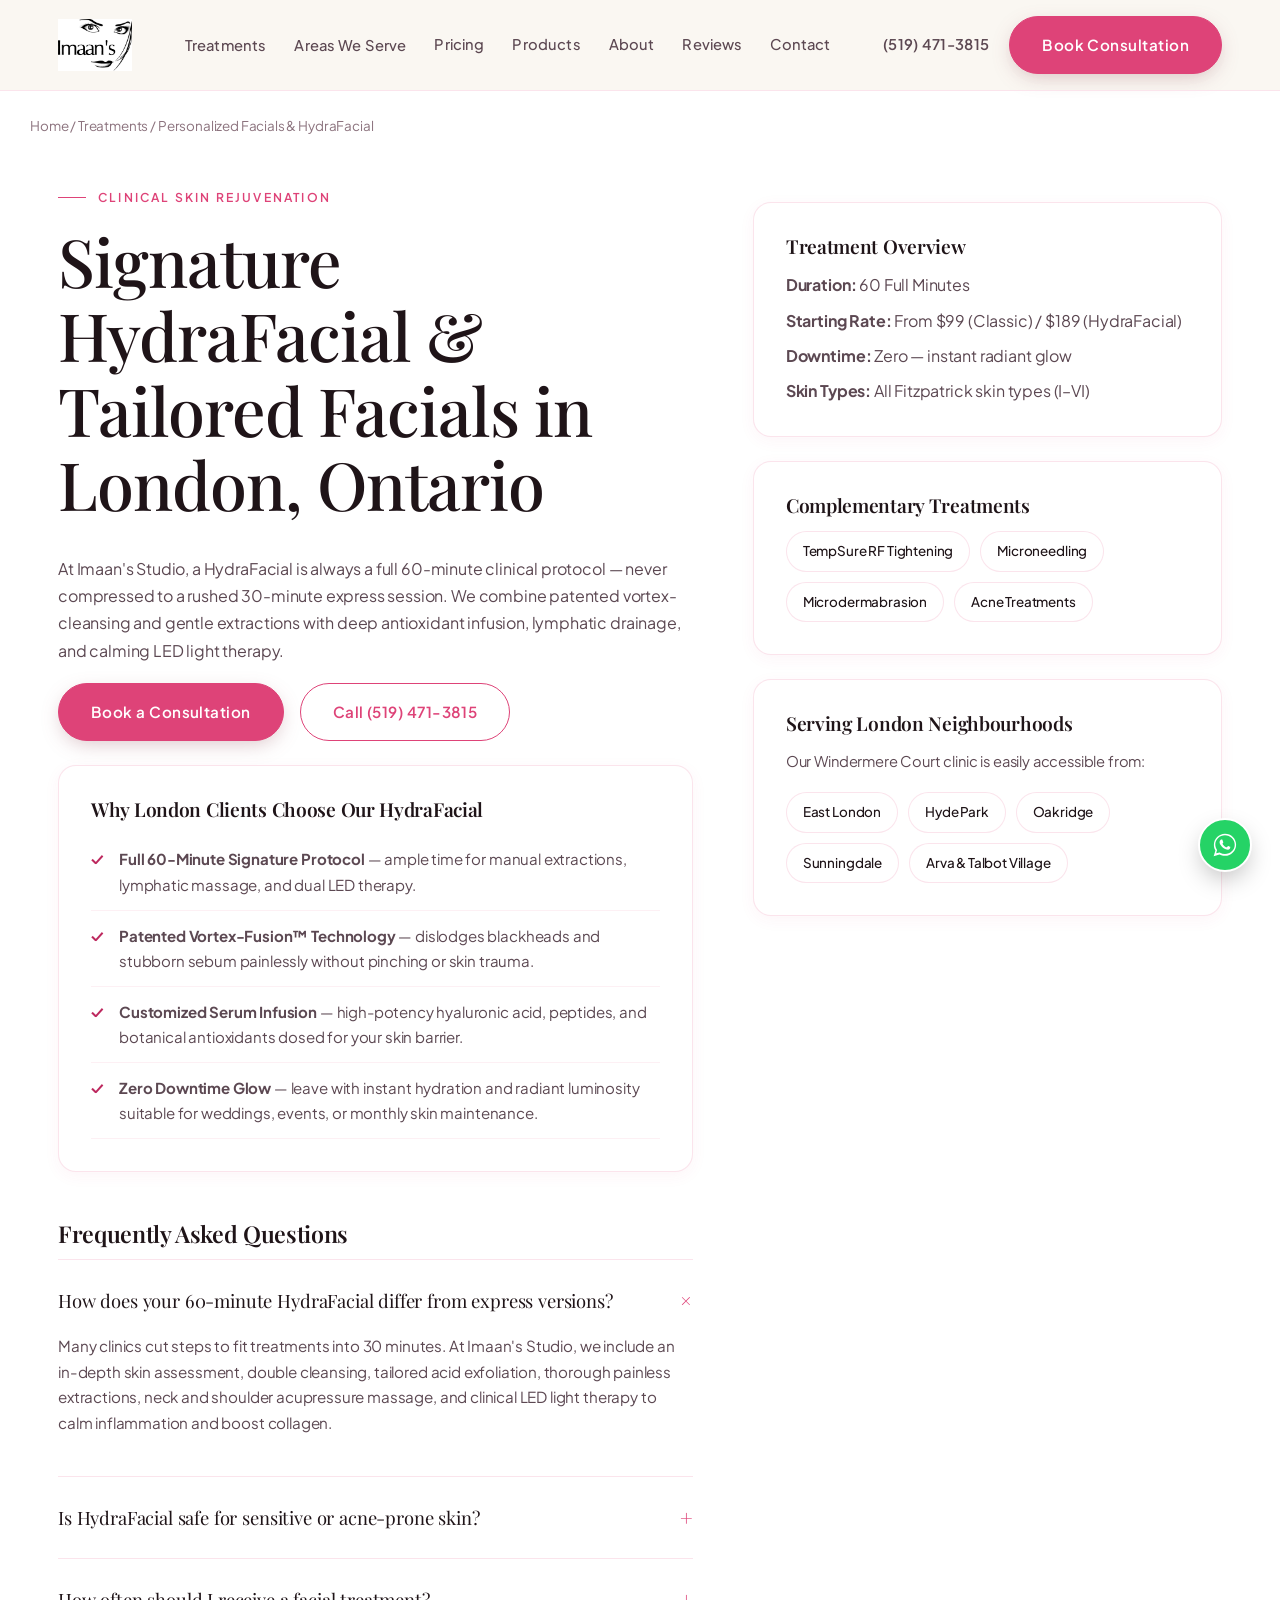
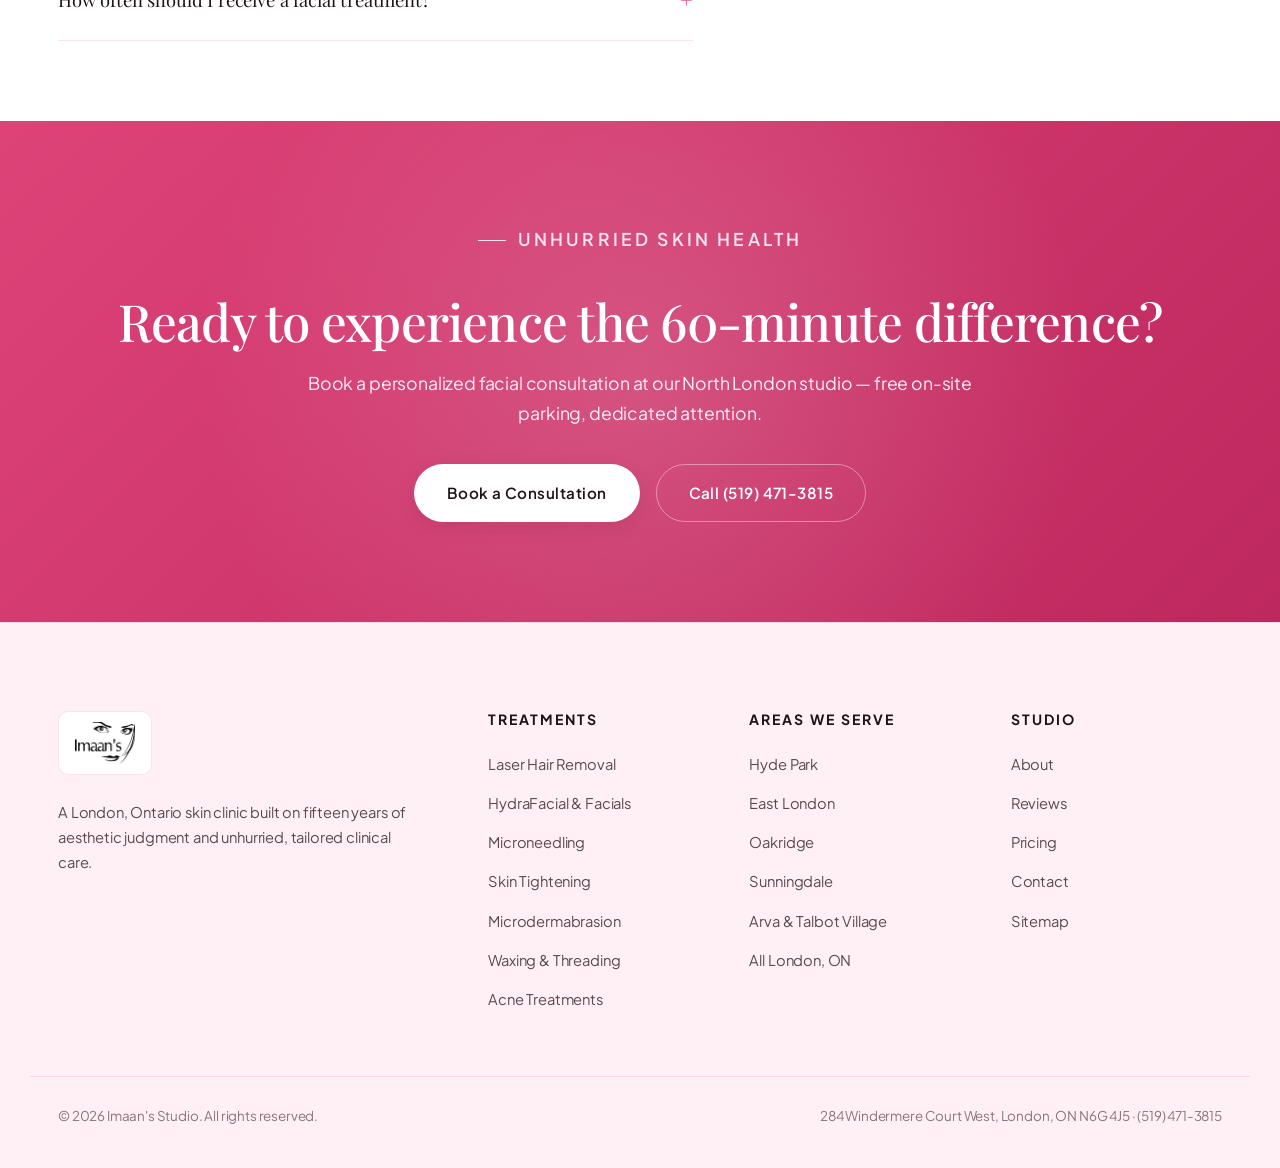
<file: personalized-facials-hydrafacial.html>
<!DOCTYPE html>
<html lang="en-CA">
<head>
<meta charset="UTF-8">
<meta name="viewport" content="width=device-width, initial-scale=1.0">
<title>HydraFacial &amp; Personalized Facials in London, Ontario | Imaan's Studio</title>
<meta name="description" content="Signature 60-minute HydraFacial MD and tailored European facials at Imaan's Studio in London, Ontario. Deep cleansing, painless vortex extraction, and LED therapy.">
<link rel="canonical" href="https://www.imaans.com/personalized-facials-hydrafacial/">
<meta name="robots" content="index, follow">
<link rel="stylesheet" href="styles.css">
<script>
  (function(w,d,s,l,i){w[l]=w[l]||[];w[l].push({'gtm.start': new Date().getTime(),event:'gtm.js'});
  var f=d.getElementsByTagName(s)[0],j=d.createElement(s),dl=l!='dataLayer'?'&l='+l:'';
  j.async=true;j.src='https://www.googletagmanager.com/gtm.js?id='+i+dl;f.parentNode.insertBefore(j,f);
  })(window,document,'script','dataLayer','GTM-XXXXXXX');
</script>
<script type="application/ld+json">
{
  "@context": "https://schema.org",
  "@type": "Service",
  "serviceType": "HydraFacial and Personalized Facials",
  "provider": { 
    "@type": "BeautySalon", 
    "name": "Imaan's Studio", 
    "telephone": "+1-519-471-3815",
    "address": {
      "@type": "PostalAddress",
      "streetAddress": "284 Windermere Court West",
      "addressLocality": "London",
      "addressRegion": "ON",
      "postalCode": "N6G 4J5",
      "addressCountry": "CA"
    } 
  },
  "areaServed": "London, Ontario",
  "url": "https://www.imaans.com/personalized-facials-hydrafacial/"
}
</script>
</head>
<body>
<noscript><iframe src="https://www.googletagmanager.com/ns.html?id=GTM-XXXXXXX" height="0" width="0" style="display:none;visibility:hidden"></iframe></noscript>

<header class="site-header">
  <div class="header-row">
    <a href="index.html" class="logo" aria-label="Imaan's Studio">
      <img src="LOGO.jpg" alt="Imaan's Studio" class="site-logo-img">
    </a>
    <nav class="nav-desktop" aria-label="Primary">
      <div class="dropdown">
        <a href="index.html#services">Treatments</a>
        <div class="dropdown-panel">
          <a href="laser-hair-removal.html">Laser Hair Removal</a>
          <a href="personalized-facials-hydrafacial.html">Personalized Facials &amp; HydraFacial</a>
          <a href="microneedling.html">Microneedling</a>
          <a href="skin-tightening.html">Skin Tightening</a>
          <a href="microdermabrasion.html">Microdermabrasion</a>
          <a href="waxing-threading.html">Waxing &amp; Threading</a>
          <a href="acne-skin-treatments.html">Acne &amp; Skin Treatments</a>
        </div>
      </div>
      <div class="dropdown">
        <a href="areas-we-serve.html">Areas We Serve</a>
        <div class="dropdown-panel">
          <a href="areas-we-serve.html">All London Neighbourhoods</a>
          <a href="laser-hair-removal-hyde-park.html">Laser Hair Removal — Hyde Park</a>
          <a href="facial-treatments-east-london.html">Facial Treatments — East London</a>
          <a href="microneedling-oakridge.html">Microneedling — Oakridge</a>
          <a href="acne-treatment-sunningdale.html">Acne Treatment — Sunningdale</a>
          <a href="skin-clinic-london.html">Skin Clinic — London, ON</a>
        </div>
      </div>
      <a href="index.html#pricing">Pricing</a>
      <a href="index.html#products">Products</a>
      <a href="index.html#about">About</a>
      <a href="index.html#reviews">Reviews</a>
      <a href="index.html#contact">Contact</a>
    </nav>
    <div class="header-cta">
      <a class="phone-link" href="tel:+15194713815" data-cta="header_phone" data-cta-location="header">(519) 471-3815</a>
      <a class="btn btn-primary" href="index.html#contact" data-cta="header_book" data-cta-location="header">Book Consultation</a>
      <button class="nav-toggle" aria-label="Toggle menu" aria-expanded="false"><span></span><span></span><span></span></button>
    </div>
  </div>
  <nav class="nav-mobile" aria-label="Mobile">
    <a href="index.html#services">Treatments</a>
    <a href="areas-we-serve.html">Areas We Serve</a>
    <a href="index.html#pricing">Pricing</a>
    <a href="index.html#products">Products</a>
    <a href="index.html#about">About</a>
    <a href="index.html#contact">Contact</a>
  </nav>
</header>

<main>
  <div class="container breadcrumb">
    <a href="index.html">Home</a> / <a href="index.html#services">Treatments</a> / Personalized Facials &amp; HydraFacial
  </div>

  <section class="page-hero">
    <div class="container split">
      <div>
        <p class="eyebrow">Clinical Skin Rejuvenation</p>
        <h1>Signature HydraFacial &amp; Tailored Facials in London, Ontario</h1>
        <p class="lede">At Imaan's Studio, a HydraFacial is always a full 60-minute clinical protocol — never compressed to a rushed 30-minute express session. We combine patented vortex-cleansing and gentle extractions with deep antioxidant infusion, lymphatic drainage, and calming LED light therapy.</p>
        <div class="hero-actions">
          <a class="btn btn-primary" href="index.html#contact" data-cta="service_book" data-cta-location="service_page">Book a Consultation</a>
          <a class="btn btn-outline" href="tel:+15194713815" data-cta="service_call" data-cta-location="service_page">Call (519) 471-3815</a>
        </div>

        <div class="info-box">
          <h4>Why London Clients Choose Our HydraFacial</h4>
          <ul class="checklist">
            <li><strong>Full 60-Minute Signature Protocol</strong> — ample time for manual extractions, lymphatic massage, and dual LED therapy.</li>
            <li><strong>Patented Vortex-Fusion™ Technology</strong> — dislodges blackheads and stubborn sebum painlessly without pinching or skin trauma.</li>
            <li><strong>Customized Serum Infusion</strong> — high-potency hyaluronic acid, peptides, and botanical antioxidants dosed for your skin barrier.</li>
            <li><strong>Zero Downtime Glow</strong> — leave with instant hydration and radiant luminosity suitable for weddings, events, or monthly skin maintenance.</li>
          </ul>
        </div>

        <div style="margin-top:48px;">
          <h3>Frequently Asked Questions</h3>
          <details class="faq-item" open>
            <summary>How does your 60-minute HydraFacial differ from express versions?</summary>
            <p>Many clinics cut steps to fit treatments into 30 minutes. At Imaan's Studio, we include an in-depth skin assessment, double cleansing, tailored acid exfoliation, thorough painless extractions, neck and shoulder acupressure massage, and clinical LED light therapy to calm inflammation and boost collagen.</p>
          </details>
          <details class="faq-item">
            <summary>Is HydraFacial safe for sensitive or acne-prone skin?</summary>
            <p>Yes. The vortex suction levels and exfoliating tips are fully adjustable. We customize the peel strength and calming serums specifically to soothe rosacea, reduce active acne congestion, and strengthen compromised moisture barriers.</p>
          </details>
          <details class="faq-item">
            <summary>How often should I receive a facial treatment?</summary>
            <p>For ongoing skin health and pore clarity, a session every 4 to 6 weeks aligns with the natural cellular turnover cycle. For pre-event radiance, we recommend booking 2 to 3 days before your special occasion.</p>
          </details>
        </div>
      </div>

      <aside>
        <div class="info-box">
          <h4>Treatment Overview</h4>
          <p style="margin-bottom: 8px;"><strong>Duration:</strong> 60 Full Minutes</p>
          <p style="margin-bottom: 8px;"><strong>Starting Rate:</strong> From $99 (Classic) / $189 (HydraFacial)</p>
          <p style="margin-bottom: 8px;"><strong>Downtime:</strong> Zero — instant radiant glow</p>
          <p style="margin-bottom: 0;"><strong>Skin Types:</strong> All Fitzpatrick skin types (I–VI)</p>
        </div>

        <div class="info-box">
          <h4>Complementary Treatments</h4>
          <div class="related-links">
            <a href="skin-tightening.html">TempSure RF Tightening</a>
            <a href="microneedling.html">Microneedling</a>
            <a href="microdermabrasion.html">Microdermabrasion</a>
            <a href="acne-skin-treatments.html">Acne Treatments</a>
          </div>
        </div>

        <div class="info-box">
          <h4>Serving London Neighbourhoods</h4>
          <p style="color:var(--ink-soft);font-size:0.92rem;">Our Windermere Court clinic is easily accessible from:</p>
          <div class="related-links">
            <a href="facial-treatments-east-london.html">East London</a>
            <a href="laser-hair-removal-hyde-park.html">Hyde Park</a>
            <a href="microneedling-oakridge.html">Oakridge</a>
            <a href="acne-treatment-sunningdale.html">Sunningdale</a>
            <a href="areas-we-serve.html">Arva &amp; Talbot Village</a>
          </div>
        </div>
      </aside>
    </div>
  </section>

  <section class="cta-banner">
    <div class="container">
      <p class="eyebrow" style="color:#FFE4EC;">Unhurried Skin Health</p>
      <h2>Ready to experience the 60-minute difference?</h2>
      <p>Book a personalized facial consultation at our North London studio — free on-site parking, dedicated attention.</p>
      <div class="cta-actions">
        <a class="btn btn-light" href="index.html#contact" data-cta="service_cta_book" data-cta-location="service_bottom">Book a Consultation</a>
        <a class="btn btn-outline" href="tel:+15194713815" data-cta="service_cta_call" data-cta-location="service_bottom">Call (519) 471-3815</a>
      </div>
    </div>
  </section>
</main>

<footer class="site-footer">
  <div class="container footer-grid">
    <div class="footer-brand">
      <div class="footer-logo">
        <img src="LOGO.jpg" alt="Imaan's Studio" class="footer-logo-img">
      </div>
      <p>A London, Ontario skin clinic built on fifteen years of aesthetic judgment and unhurried, tailored clinical care.</p>
    </div>
    <div class="footer-column">
      <h4>Treatments</h4>
      <ul class="footer-links">
        <li><a href="laser-hair-removal.html">Laser Hair Removal</a></li>
        <li><a href="personalized-facials-hydrafacial.html">HydraFacial &amp; Facials</a></li>
        <li><a href="microneedling.html">Microneedling</a></li>
        <li><a href="skin-tightening.html">Skin Tightening</a></li>
        <li><a href="microdermabrasion.html">Microdermabrasion</a></li>
        <li><a href="waxing-threading.html">Waxing &amp; Threading</a></li>
        <li><a href="acne-skin-treatments.html">Acne Treatments</a></li>
      </ul>
    </div>
    <div class="footer-column">
      <h4>Areas We Serve</h4>
      <ul class="footer-links">
        <li><a href="laser-hair-removal-hyde-park.html">Hyde Park</a></li>
        <li><a href="facial-treatments-east-london.html">East London</a></li>
        <li><a href="microneedling-oakridge.html">Oakridge</a></li>
        <li><a href="acne-treatment-sunningdale.html">Sunningdale</a></li>
        <li><a href="areas-we-serve.html">Arva &amp; Talbot Village</a></li>
        <li><a href="skin-clinic-london.html">All London, ON</a></li>
      </ul>
    </div>
    <div class="footer-column">
      <h4>Studio</h4>
      <ul class="footer-links">
        <li><a href="index.html#about">About</a></li>
        <li><a href="index.html#reviews">Reviews</a></li>
        <li><a href="index.html#pricing">Pricing</a></li>
        <li><a href="index.html#contact">Contact</a></li>
        <li><a href="sitemap.xml">Sitemap</a></li>
      </ul>
    </div>
  </div>
  <div class="container footer-bottom">
    <span>© 2026 Imaan's Studio. All rights reserved.</span>
    <span>284 Windermere Court West, London, ON N6G 4J5 · (519) 471-3815</span>
  </div>
</footer>

<script src="script.js"></script>
<a class="whatsapp-float"
  href="https://wa.me/15194713815?text=Hi%20Imaan%27s%20Studio%2C%20I%27d%20like%20to%20book%20a%20consultation."
  target="_blank" rel="noopener noreferrer" aria-label="Chat with Imaan's Studio on WhatsApp" data-cta="whatsapp"
  data-cta-location="floating">
  <svg class="whatsapp-icon" viewBox="0 0 32 32" aria-hidden="true">
    <path
      d="M16 3.2C9 3.2 3.3 8.9 3.3 15.9c0 2.3.6 4.5 1.8 6.4L3 28.8l6.7-2c1.9 1 4.1 1.6 6.3 1.6 7 0 12.7-5.7 12.7-12.7S23 3.2 16 3.2zm0 23.1c-2 0-4-.5-5.7-1.5l-.4-.2-4 .9 1-3.9-.3-.4c-1.1-1.7-1.7-3.7-1.7-5.7C4.9 9.7 9.9 4.8 16 4.8s11.1 4.9 11.1 10.9S22.1 26.3 16 26.3zm6.1-8.2c-.3-.2-1.9-.9-2.2-1-.3-.1-.5-.2-.7.2-.2.3-.8 1-1 1.2-.2.2-.4.2-.7.1-.3-.2-1.3-.5-2.5-1.6-.9-.8-1.6-1.8-1.8-2.1-.2-.3 0-.5.1-.7.1-.1.3-.4.4-.5.1-.2.2-.3.3-.5.1-.2 0-.4 0-.6-.1-.2-.7-1.7-.9-2.3-.2-.6-.5-.5-.7-.5h-.6c-.2 0-.6.1-.9.4-.3.3-1.1 1.1-1.1 2.6s1.1 3 1.2 3.2c.2.2 2.1 3.3 5.1 4.6.7.3 1.3.5 1.7.6.7.2 1.4.2 1.9.1.6-.1 1.9-.8 2.1-1.6.3-.8.3-1.5.2-1.6z" />
  </svg>
  <span class="whatsapp-tooltip">Chat on WhatsApp</span>
</a>
</body>
</html>
</file>
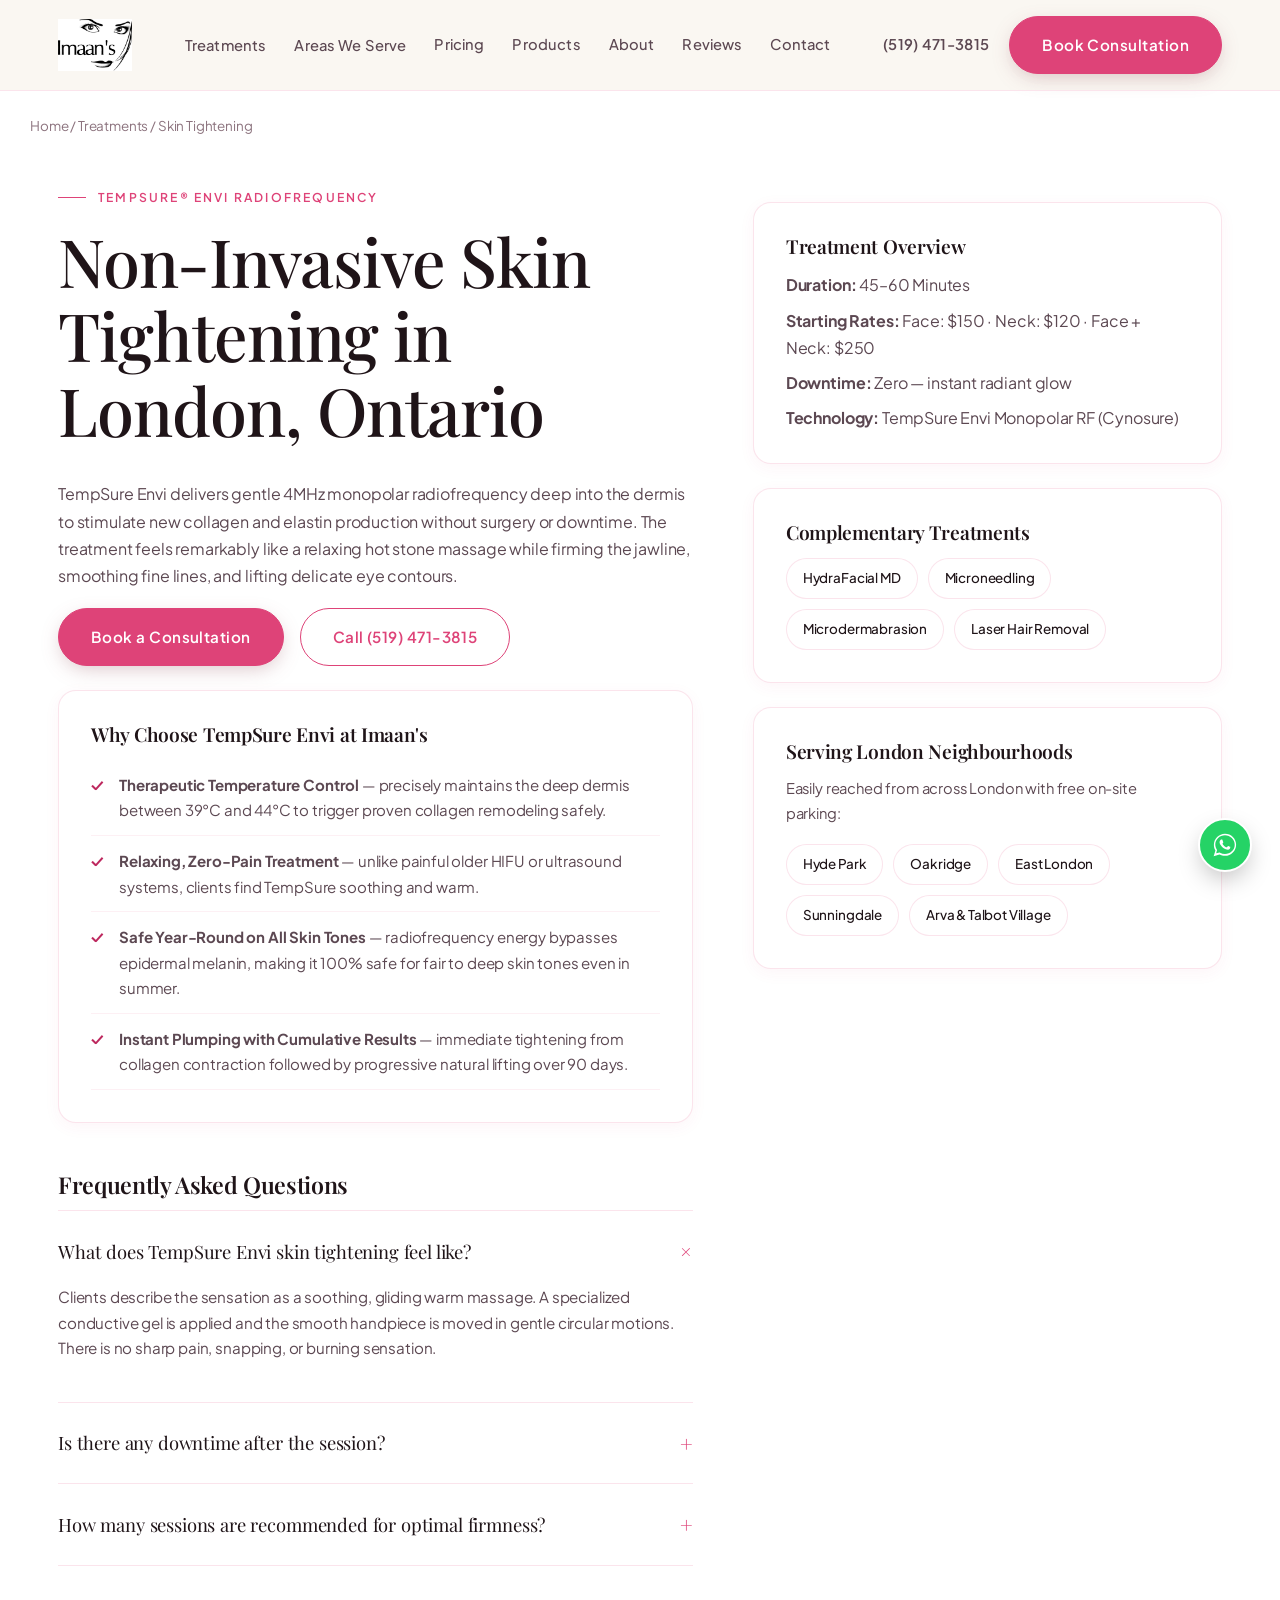
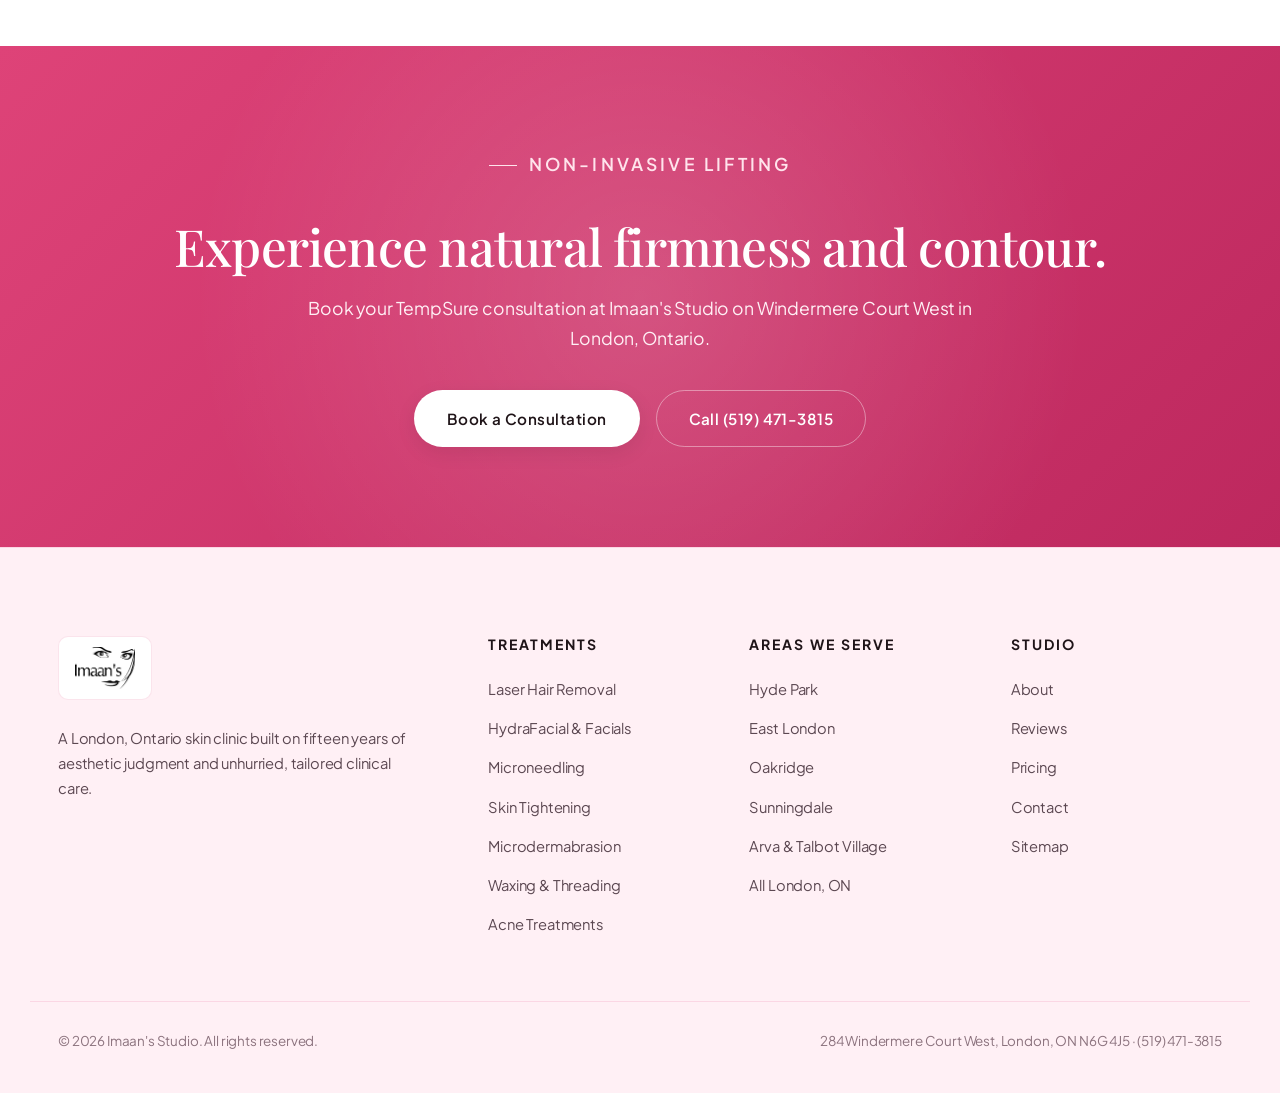
<file: skin-tightening.html>
<!DOCTYPE html>
<html lang="en-CA">
<head>
<meta charset="UTF-8">
<meta name="viewport" content="width=device-width, initial-scale=1.0">
<title>TempSure Envi Skin Tightening in London, Ontario | Imaan's Studio</title>
<meta name="description" content="Non-invasive radiofrequency skin tightening in London, Ontario. TempSure Envi collagen renewal for face, neck, and eyes with zero downtime. Book consultation.">
<link rel="canonical" href="https://www.imaans.com/skin-tightening/">
<meta name="robots" content="index, follow">
<link rel="stylesheet" href="styles.css">
<script>
  (function(w,d,s,l,i){w[l]=w[l]||[];w[l].push({'gtm.start': new Date().getTime(),event:'gtm.js'});
  var f=d.getElementsByTagName(s)[0],j=d.createElement(s),dl=l!='dataLayer'?'&l='+l:'';
  j.async=true;j.src='https://www.googletagmanager.com/gtm.js?id='+i+dl;f.parentNode.insertBefore(j,f);
  })(window,document,'script','dataLayer','GTM-XXXXXXX');
</script>
<script type="application/ld+json">
{
  "@context": "https://schema.org",
  "@type": "Service",
  "serviceType": "Radiofrequency Skin Tightening",
  "provider": { 
    "@type": "BeautySalon", 
    "name": "Imaan's Studio", 
    "telephone": "+1-519-471-3815",
    "address": {
      "@type": "PostalAddress",
      "streetAddress": "284 Windermere Court West",
      "addressLocality": "London",
      "addressRegion": "ON",
      "postalCode": "N6G 4J5",
      "addressCountry": "CA"
    } 
  },
  "areaServed": "London, Ontario",
  "url": "https://www.imaans.com/skin-tightening/"
}
</script>
</head>
<body>
<noscript><iframe src="https://www.googletagmanager.com/ns.html?id=GTM-XXXXXXX" height="0" width="0" style="display:none;visibility:hidden"></iframe></noscript>

<header class="site-header">
  <div class="header-row">
    <a href="index.html" class="logo" aria-label="Imaan's Studio">
      <img src="LOGO.jpg" alt="Imaan's Studio" class="site-logo-img">
    </a>
    <nav class="nav-desktop" aria-label="Primary">
      <div class="dropdown">
        <a href="index.html#services">Treatments</a>
        <div class="dropdown-panel">
          <a href="laser-hair-removal.html">Laser Hair Removal</a>
          <a href="personalized-facials-hydrafacial.html">Personalized Facials &amp; HydraFacial</a>
          <a href="microneedling.html">Microneedling</a>
          <a href="skin-tightening.html">Skin Tightening</a>
          <a href="microdermabrasion.html">Microdermabrasion</a>
          <a href="waxing-threading.html">Waxing &amp; Threading</a>
          <a href="acne-skin-treatments.html">Acne &amp; Skin Treatments</a>
        </div>
      </div>
      <div class="dropdown">
        <a href="areas-we-serve.html">Areas We Serve</a>
        <div class="dropdown-panel">
          <a href="areas-we-serve.html">All London Neighbourhoods</a>
          <a href="laser-hair-removal-hyde-park.html">Laser Hair Removal — Hyde Park</a>
          <a href="facial-treatments-east-london.html">Facial Treatments — East London</a>
          <a href="microneedling-oakridge.html">Microneedling — Oakridge</a>
          <a href="acne-treatment-sunningdale.html">Acne Treatment — Sunningdale</a>
          <a href="skin-clinic-london.html">Skin Clinic — London, ON</a>
        </div>
      </div>
      <a href="index.html#pricing">Pricing</a>
      <a href="index.html#products">Products</a>
      <a href="index.html#about">About</a>
      <a href="index.html#reviews">Reviews</a>
      <a href="index.html#contact">Contact</a>
    </nav>
    <div class="header-cta">
      <a class="phone-link" href="tel:+15194713815" data-cta="header_phone" data-cta-location="header">(519) 471-3815</a>
      <a class="btn btn-primary" href="index.html#contact" data-cta="header_book" data-cta-location="header">Book Consultation</a>
      <button class="nav-toggle" aria-label="Toggle menu" aria-expanded="false"><span></span><span></span><span></span></button>
    </div>
  </div>
  <nav class="nav-mobile" aria-label="Mobile">
    <a href="index.html#services">Treatments</a>
    <a href="areas-we-serve.html">Areas We Serve</a>
    <a href="index.html#pricing">Pricing</a>
    <a href="index.html#products">Products</a>
    <a href="index.html#about">About</a>
    <a href="index.html#contact">Contact</a>
  </nav>
</header>

<main>
  <div class="container breadcrumb">
    <a href="index.html">Home</a> / <a href="index.html#services">Treatments</a> / Skin Tightening
  </div>

  <section class="page-hero">
    <div class="container split">
      <div>
        <p class="eyebrow">TempSure® Envi Radiofrequency</p>
        <h1>Non-Invasive Skin Tightening in London, Ontario</h1>
        <p class="lede">TempSure Envi delivers gentle 4MHz monopolar radiofrequency deep into the dermis to stimulate new collagen and elastin production without surgery or downtime. The treatment feels remarkably like a relaxing hot stone massage while firming the jawline, smoothing fine lines, and lifting delicate eye contours.</p>
        <div class="hero-actions">
          <a class="btn btn-primary" href="index.html#contact" data-cta="service_book" data-cta-location="service_page">Book a Consultation</a>
          <a class="btn btn-outline" href="tel:+15194713815" data-cta="service_call" data-cta-location="service_page">Call (519) 471-3815</a>
        </div>

        <div class="info-box">
          <h4>Why Choose TempSure Envi at Imaan's</h4>
          <ul class="checklist">
            <li><strong>Therapeutic Temperature Control</strong> — precisely maintains the deep dermis between 39°C and 44°C to trigger proven collagen remodeling safely.</li>
            <li><strong>Relaxing, Zero-Pain Treatment</strong> — unlike painful older HIFU or ultrasound systems, clients find TempSure soothing and warm.</li>
            <li><strong>Safe Year-Round on All Skin Tones</strong> — radiofrequency energy bypasses epidermal melanin, making it 100% safe for fair to deep skin tones even in summer.</li>
            <li><strong>Instant Plumping with Cumulative Results</strong> — immediate tightening from collagen contraction followed by progressive natural lifting over 90 days.</li>
          </ul>
        </div>

        <div style="margin-top:48px;">
          <h3>Frequently Asked Questions</h3>
          <details class="faq-item" open>
            <summary>What does TempSure Envi skin tightening feel like?</summary>
            <p>Clients describe the sensation as a soothing, gliding warm massage. A specialized conductive gel is applied and the smooth handpiece is moved in gentle circular motions. There is no sharp pain, snapping, or burning sensation.</p>
          </details>
          <details class="faq-item">
            <summary>Is there any downtime after the session?</summary>
            <p>Zero downtime. You may notice a faint, healthy rosy flush immediately following the procedure that typically subsides within an hour. You can immediately return to work, apply makeup, and continue your day.</p>
          </details>
          <details class="faq-item">
            <summary>How many sessions are recommended for optimal firmness?</summary>
            <p>We typically recommend a series of 3 to 5 treatments spaced 3 to 4 weeks apart. Because collagen synthesis takes time, maximum skin density and contour definition reveal themselves over 2 to 3 months following your series.</p>
          </details>
        </div>
      </div>

      <aside>
        <div class="info-box">
          <h4>Treatment Overview</h4>
          <p style="margin-bottom: 8px;"><strong>Duration:</strong> 45–60 Minutes</p>
          <p style="margin-bottom: 8px;"><strong>Starting Rates:</strong> Face: $150 · Neck: $120 · Face + Neck: $250</p>
          <p style="margin-bottom: 8px;"><strong>Downtime:</strong> Zero — instant radiant glow</p>
          <p style="margin-bottom: 0;"><strong>Technology:</strong> TempSure Envi Monopolar RF (Cynosure)</p>
        </div>

        <div class="info-box">
          <h4>Complementary Treatments</h4>
          <div class="related-links">
            <a href="personalized-facials-hydrafacial.html">HydraFacial MD</a>
            <a href="microneedling.html">Microneedling</a>
            <a href="microdermabrasion.html">Microdermabrasion</a>
            <a href="laser-hair-removal.html">Laser Hair Removal</a>
          </div>
        </div>

        <div class="info-box">
          <h4>Serving London Neighbourhoods</h4>
          <p style="color:var(--ink-soft);font-size:0.92rem;">Easily reached from across London with free on-site parking:</p>
          <div class="related-links">
            <a href="laser-hair-removal-hyde-park.html">Hyde Park</a>
            <a href="microneedling-oakridge.html">Oakridge</a>
            <a href="facial-treatments-east-london.html">East London</a>
            <a href="acne-treatment-sunningdale.html">Sunningdale</a>
            <a href="areas-we-serve.html">Arva &amp; Talbot Village</a>
          </div>
        </div>
      </aside>
    </div>
  </section>

  <section class="cta-banner">
    <div class="container">
      <p class="eyebrow" style="color:#FFE4EC;">Non-Invasive Lifting</p>
      <h2>Experience natural firmness and contour.</h2>
      <p>Book your TempSure consultation at Imaan's Studio on Windermere Court West in London, Ontario.</p>
      <div class="cta-actions">
        <a class="btn btn-light" href="index.html#contact" data-cta="service_cta_book" data-cta-location="service_bottom">Book a Consultation</a>
        <a class="btn btn-outline" href="tel:+15194713815" data-cta="service_cta_call" data-cta-location="service_bottom">Call (519) 471-3815</a>
      </div>
    </div>
  </section>
</main>

<footer class="site-footer">
  <div class="container footer-grid">
    <div class="footer-brand">
      <div class="footer-logo">
        <img src="LOGO.jpg" alt="Imaan's Studio" class="footer-logo-img">
      </div>
      <p>A London, Ontario skin clinic built on fifteen years of aesthetic judgment and unhurried, tailored clinical care.</p>
    </div>
    <div class="footer-column">
      <h4>Treatments</h4>
      <ul class="footer-links">
        <li><a href="laser-hair-removal.html">Laser Hair Removal</a></li>
        <li><a href="personalized-facials-hydrafacial.html">HydraFacial &amp; Facials</a></li>
        <li><a href="microneedling.html">Microneedling</a></li>
        <li><a href="skin-tightening.html">Skin Tightening</a></li>
        <li><a href="microdermabrasion.html">Microdermabrasion</a></li>
        <li><a href="waxing-threading.html">Waxing &amp; Threading</a></li>
        <li><a href="acne-skin-treatments.html">Acne Treatments</a></li>
      </ul>
    </div>
    <div class="footer-column">
      <h4>Areas We Serve</h4>
      <ul class="footer-links">
        <li><a href="laser-hair-removal-hyde-park.html">Hyde Park</a></li>
        <li><a href="facial-treatments-east-london.html">East London</a></li>
        <li><a href="microneedling-oakridge.html">Oakridge</a></li>
        <li><a href="acne-treatment-sunningdale.html">Sunningdale</a></li>
        <li><a href="areas-we-serve.html">Arva &amp; Talbot Village</a></li>
        <li><a href="skin-clinic-london.html">All London, ON</a></li>
      </ul>
    </div>
    <div class="footer-column">
      <h4>Studio</h4>
      <ul class="footer-links">
        <li><a href="index.html#about">About</a></li>
        <li><a href="index.html#reviews">Reviews</a></li>
        <li><a href="index.html#pricing">Pricing</a></li>
        <li><a href="index.html#contact">Contact</a></li>
        <li><a href="sitemap.xml">Sitemap</a></li>
      </ul>
    </div>
  </div>
  <div class="container footer-bottom">
    <span>© 2026 Imaan's Studio. All rights reserved.</span>
    <span>284 Windermere Court West, London, ON N6G 4J5 · (519) 471-3815</span>
  </div>
</footer>

<script src="script.js"></script>
<a class="whatsapp-float"
  href="https://wa.me/15194713815?text=Hi%20Imaan%27s%20Studio%2C%20I%27d%20like%20to%20book%20a%20consultation."
  target="_blank" rel="noopener noreferrer" aria-label="Chat with Imaan's Studio on WhatsApp" data-cta="whatsapp"
  data-cta-location="floating">
  <svg class="whatsapp-icon" viewBox="0 0 32 32" aria-hidden="true">
    <path
      d="M16 3.2C9 3.2 3.3 8.9 3.3 15.9c0 2.3.6 4.5 1.8 6.4L3 28.8l6.7-2c1.9 1 4.1 1.6 6.3 1.6 7 0 12.7-5.7 12.7-12.7S23 3.2 16 3.2zm0 23.1c-2 0-4-.5-5.7-1.5l-.4-.2-4 .9 1-3.9-.3-.4c-1.1-1.7-1.7-3.7-1.7-5.7C4.9 9.7 9.9 4.8 16 4.8s11.1 4.9 11.1 10.9S22.1 26.3 16 26.3zm6.1-8.2c-.3-.2-1.9-.9-2.2-1-.3-.1-.5-.2-.7.2-.2.3-.8 1-1 1.2-.2.2-.4.2-.7.1-.3-.2-1.3-.5-2.5-1.6-.9-.8-1.6-1.8-1.8-2.1-.2-.3 0-.5.1-.7.1-.1.3-.4.4-.5.1-.2.2-.3.3-.5.1-.2 0-.4 0-.6-.1-.2-.7-1.7-.9-2.3-.2-.6-.5-.5-.7-.5h-.6c-.2 0-.6.1-.9.4-.3.3-1.1 1.1-1.1 2.6s1.1 3 1.2 3.2c.2.2 2.1 3.3 5.1 4.6.7.3 1.3.5 1.7.6.7.2 1.4.2 1.9.1.6-.1 1.9-.8 2.1-1.6.3-.8.3-1.5.2-1.6z" />
  </svg>
  <span class="whatsapp-tooltip">Chat on WhatsApp</span>
</a>
</body>
</html>
</file>
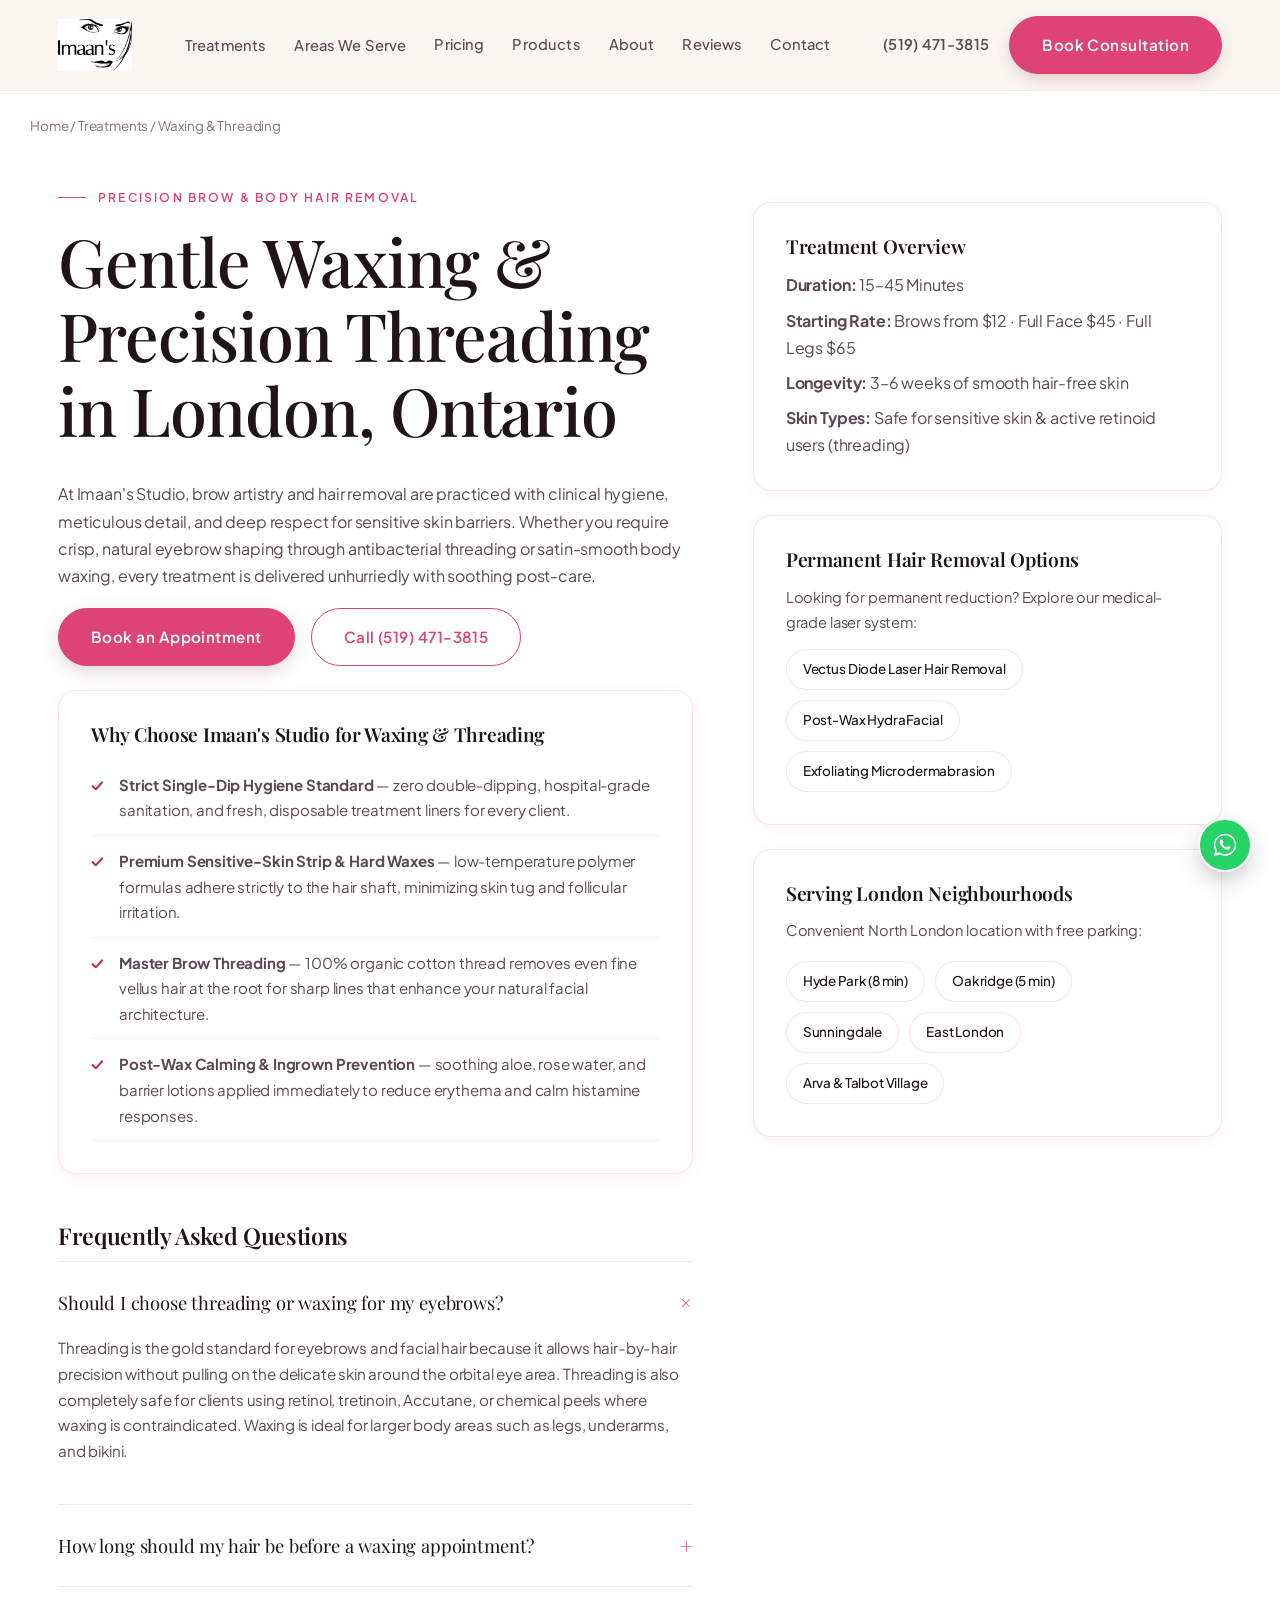
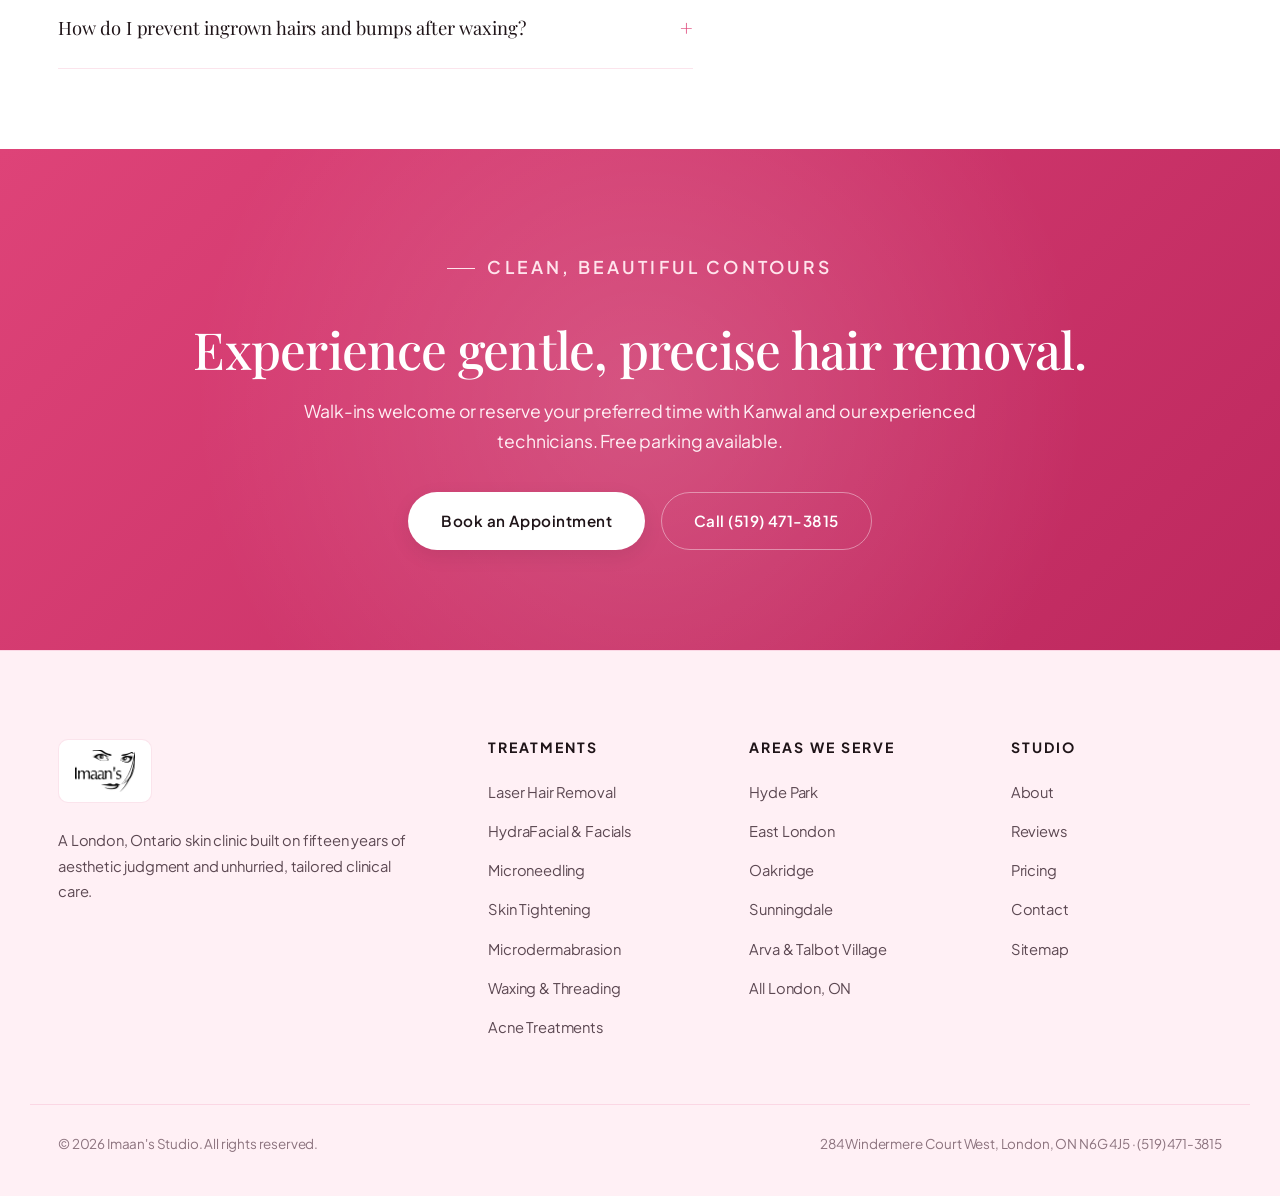
<file: waxing-threading.html>
<!DOCTYPE html>
<html lang="en-CA">
<head>
<meta charset="UTF-8">
<meta name="viewport" content="width=device-width, initial-scale=1.0">
<title>Waxing &amp; Eyebrow Threading in London, Ontario | Imaan's Studio</title>
<meta name="description" content="Expert waxing and precision eyebrow threading in London, Ontario. Gentle, hygienic hair removal techniques designed specifically for sensitive skin.">
<link rel="canonical" href="https://www.imaans.com/waxing-threading/">
<meta name="robots" content="index, follow">
<link rel="stylesheet" href="styles.css">
<script>
  (function(w,d,s,l,i){w[l]=w[l]||[];w[l].push({'gtm.start': new Date().getTime(),event:'gtm.js'});
  var f=d.getElementsByTagName(s)[0],j=d.createElement(s),dl=l!='dataLayer'?'&l='+l:'';
  j.async=true;j.src='https://www.googletagmanager.com/gtm.js?id='+i+dl;f.parentNode.insertBefore(j,f);
  })(window,document,'script','dataLayer','GTM-XXXXXXX');
</script>
<script type="application/ld+json">
{
  "@context": "https://schema.org",
  "@type": "Service",
  "serviceType": "Waxing & Eyebrow Threading",
  "provider": { 
    "@type": "BeautySalon", 
    "name": "Imaan's Studio", 
    "telephone": "+1-519-471-3815",
    "address": {
      "@type": "PostalAddress",
      "streetAddress": "284 Windermere Court West",
      "addressLocality": "London",
      "addressRegion": "ON",
      "postalCode": "N6G 4J5",
      "addressCountry": "CA"
    } 
  },
  "areaServed": "London, Ontario",
  "url": "https://www.imaans.com/waxing-threading/"
}
</script>
</head>
<body>
<noscript><iframe src="https://www.googletagmanager.com/ns.html?id=GTM-XXXXXXX" height="0" width="0" style="display:none;visibility:hidden"></iframe></noscript>

<header class="site-header">
  <div class="header-row">
    <a href="index.html" class="logo" aria-label="Imaan's Studio">
      <img src="LOGO.jpg" alt="Imaan's Studio" class="site-logo-img">
    </a>
    <nav class="nav-desktop" aria-label="Primary">
      <div class="dropdown">
        <a href="index.html#services">Treatments</a>
        <div class="dropdown-panel">
          <a href="laser-hair-removal.html">Laser Hair Removal</a>
          <a href="personalized-facials-hydrafacial.html">Personalized Facials &amp; HydraFacial</a>
          <a href="microneedling.html">Microneedling</a>
          <a href="skin-tightening.html">Skin Tightening</a>
          <a href="microdermabrasion.html">Microdermabrasion</a>
          <a href="waxing-threading.html">Waxing &amp; Threading</a>
          <a href="acne-skin-treatments.html">Acne &amp; Skin Treatments</a>
        </div>
      </div>
      <div class="dropdown">
        <a href="areas-we-serve.html">Areas We Serve</a>
        <div class="dropdown-panel">
          <a href="areas-we-serve.html">All London Neighbourhoods</a>
          <a href="laser-hair-removal-hyde-park.html">Laser Hair Removal — Hyde Park</a>
          <a href="facial-treatments-east-london.html">Facial Treatments — East London</a>
          <a href="microneedling-oakridge.html">Microneedling — Oakridge</a>
          <a href="acne-treatment-sunningdale.html">Acne Treatment — Sunningdale</a>
          <a href="skin-clinic-london.html">Skin Clinic — London, ON</a>
        </div>
      </div>
      <a href="index.html#pricing">Pricing</a>
      <a href="index.html#products">Products</a>
      <a href="index.html#about">About</a>
      <a href="index.html#reviews">Reviews</a>
      <a href="index.html#contact">Contact</a>
    </nav>
    <div class="header-cta">
      <a class="phone-link" href="tel:+15194713815" data-cta="header_phone" data-cta-location="header">(519) 471-3815</a>
      <a class="btn btn-primary" href="index.html#contact" data-cta="header_book" data-cta-location="header">Book Consultation</a>
      <button class="nav-toggle" aria-label="Toggle menu" aria-expanded="false"><span></span><span></span><span></span></button>
    </div>
  </div>
  <nav class="nav-mobile" aria-label="Mobile">
    <a href="index.html#services">Treatments</a>
    <a href="areas-we-serve.html">Areas We Serve</a>
    <a href="index.html#pricing">Pricing</a>
    <a href="index.html#products">Products</a>
    <a href="index.html#about">About</a>
    <a href="index.html#contact">Contact</a>
  </nav>
</header>

<main>
  <div class="container breadcrumb">
    <a href="index.html">Home</a> / <a href="index.html#services">Treatments</a> / Waxing &amp; Threading
  </div>

  <section class="page-hero">
    <div class="container split">
      <div>
        <p class="eyebrow">Precision Brow &amp; Body Hair Removal</p>
        <h1>Gentle Waxing &amp; Precision Threading in London, Ontario</h1>
        <p class="lede">At Imaan's Studio, brow artistry and hair removal are practiced with clinical hygiene, meticulous detail, and deep respect for sensitive skin barriers. Whether you require crisp, natural eyebrow shaping through antibacterial threading or satin-smooth body waxing, every treatment is delivered unhurriedly with soothing post-care.</p>
        <div class="hero-actions">
          <a class="btn btn-primary" href="index.html#contact" data-cta="service_book" data-cta-location="service_page">Book an Appointment</a>
          <a class="btn btn-outline" href="tel:+15194713815" data-cta="service_call" data-cta-location="service_page">Call (519) 471-3815</a>
        </div>

        <div class="info-box">
          <h4>Why Choose Imaan's Studio for Waxing &amp; Threading</h4>
          <ul class="checklist">
            <li><strong>Strict Single-Dip Hygiene Standard</strong> — zero double-dipping, hospital-grade sanitation, and fresh, disposable treatment liners for every client.</li>
            <li><strong>Premium Sensitive-Skin Strip &amp; Hard Waxes</strong> — low-temperature polymer formulas adhere strictly to the hair shaft, minimizing skin tug and follicular irritation.</li>
            <li><strong>Master Brow Threading</strong> — 100% organic cotton thread removes even fine vellus hair at the root for sharp lines that enhance your natural facial architecture.</li>
            <li><strong>Post-Wax Calming &amp; Ingrown Prevention</strong> — soothing aloe, rose water, and barrier lotions applied immediately to reduce erythema and calm histamine responses.</li>
          </ul>
        </div>

        <div style="margin-top:48px;">
          <h3>Frequently Asked Questions</h3>
          <details class="faq-item" open>
            <summary>Should I choose threading or waxing for my eyebrows?</summary>
            <p>Threading is the gold standard for eyebrows and facial hair because it allows hair-by-hair precision without pulling on the delicate skin around the orbital eye area. Threading is also completely safe for clients using retinol, tretinoin, Accutane, or chemical peels where waxing is contraindicated. Waxing is ideal for larger body areas such as legs, underarms, and bikini.</p>
          </details>
          <details class="faq-item">
            <summary>How long should my hair be before a waxing appointment?</summary>
            <p>For body waxing (legs, arms, bikini), hair should ideally be approximately 1/4 inch long (roughly the length of a grain of rice) — usually 2 to 3 weeks of natural growth after shaving. Threading can grip much shorter, finer hairs.</p>
          </details>
          <details class="faq-item">
            <summary>How do I prevent ingrown hairs and bumps after waxing?</summary>
            <p>We recommend gentle exfoliation 48 hours after your session using our Phytoderm Peel Toner or a soft washcloth, wearing loose cotton clothing, and avoiding saunas, steam rooms, or strenuous exercise for 24 hours.</p>
          </details>
        </div>
      </div>

      <aside>
        <div class="info-box">
          <h4>Treatment Overview</h4>
          <p style="margin-bottom: 8px;"><strong>Duration:</strong> 15–45 Minutes</p>
          <p style="margin-bottom: 8px;"><strong>Starting Rate:</strong> Brows from $12 · Full Face $45 · Full Legs $65</p>
          <p style="margin-bottom: 8px;"><strong>Longevity:</strong> 3–6 weeks of smooth hair-free skin</p>
          <p style="margin-bottom: 0;"><strong>Skin Types:</strong> Safe for sensitive skin &amp; active retinoid users (threading)</p>
        </div>

        <div class="info-box">
          <h4>Permanent Hair Removal Options</h4>
          <p style="font-size:0.92rem;color:var(--ink-soft);margin-bottom:12px;">Looking for permanent reduction? Explore our medical-grade laser system:</p>
          <div class="related-links">
            <a href="laser-hair-removal.html">Vectus Diode Laser Hair Removal</a>
            <a href="personalized-facials-hydrafacial.html">Post-Wax HydraFacial</a>
            <a href="microdermabrasion.html">Exfoliating Microdermabrasion</a>
          </div>
        </div>

        <div class="info-box">
          <h4>Serving London Neighbourhoods</h4>
          <p style="color:var(--ink-soft);font-size:0.92rem;">Convenient North London location with free parking:</p>
          <div class="related-links">
            <a href="laser-hair-removal-hyde-park.html">Hyde Park (8 min)</a>
            <a href="microneedling-oakridge.html">Oakridge (5 min)</a>
            <a href="acne-treatment-sunningdale.html">Sunningdale</a>
            <a href="facial-treatments-east-london.html">East London</a>
            <a href="areas-we-serve.html">Arva &amp; Talbot Village</a>
          </div>
        </div>
      </aside>
    </div>
  </section>

  <section class="cta-banner">
    <div class="container">
      <p class="eyebrow" style="color:#FFE4EC;">Clean, Beautiful Contours</p>
      <h2>Experience gentle, precise hair removal.</h2>
      <p>Walk-ins welcome or reserve your preferred time with Kanwal and our experienced technicians. Free parking available.</p>
      <div class="cta-actions">
        <a class="btn btn-light" href="index.html#contact" data-cta="service_cta_book" data-cta-location="service_bottom">Book an Appointment</a>
        <a class="btn btn-outline" href="tel:+15194713815" data-cta="service_cta_call" data-cta-location="service_bottom">Call (519) 471-3815</a>
      </div>
    </div>
  </section>
</main>

<footer class="site-footer">
  <div class="container footer-grid">
    <div class="footer-brand">
      <div class="footer-logo">
        <img src="LOGO.jpg" alt="Imaan's Studio" class="footer-logo-img">
      </div>
      <p>A London, Ontario skin clinic built on fifteen years of aesthetic judgment and unhurried, tailored clinical care.</p>
    </div>
    <div class="footer-column">
      <h4>Treatments</h4>
      <ul class="footer-links">
        <li><a href="laser-hair-removal.html">Laser Hair Removal</a></li>
        <li><a href="personalized-facials-hydrafacial.html">HydraFacial &amp; Facials</a></li>
        <li><a href="microneedling.html">Microneedling</a></li>
        <li><a href="skin-tightening.html">Skin Tightening</a></li>
        <li><a href="microdermabrasion.html">Microdermabrasion</a></li>
        <li><a href="waxing-threading.html">Waxing &amp; Threading</a></li>
        <li><a href="acne-skin-treatments.html">Acne Treatments</a></li>
      </ul>
    </div>
    <div class="footer-column">
      <h4>Areas We Serve</h4>
      <ul class="footer-links">
        <li><a href="laser-hair-removal-hyde-park.html">Hyde Park</a></li>
        <li><a href="facial-treatments-east-london.html">East London</a></li>
        <li><a href="microneedling-oakridge.html">Oakridge</a></li>
        <li><a href="acne-treatment-sunningdale.html">Sunningdale</a></li>
        <li><a href="areas-we-serve.html">Arva &amp; Talbot Village</a></li>
        <li><a href="skin-clinic-london.html">All London, ON</a></li>
      </ul>
    </div>
    <div class="footer-column">
      <h4>Studio</h4>
      <ul class="footer-links">
        <li><a href="index.html#about">About</a></li>
        <li><a href="index.html#reviews">Reviews</a></li>
        <li><a href="index.html#pricing">Pricing</a></li>
        <li><a href="index.html#contact">Contact</a></li>
        <li><a href="sitemap.xml">Sitemap</a></li>
      </ul>
    </div>
  </div>
  <div class="container footer-bottom">
    <span>© 2026 Imaan's Studio. All rights reserved.</span>
    <span>284 Windermere Court West, London, ON N6G 4J5 · (519) 471-3815</span>
  </div>
</footer>

<script src="script.js"></script>
<a class="whatsapp-float"
  href="https://wa.me/15194713815?text=Hi%20Imaan%27s%20Studio%2C%20I%27d%20like%20to%20book%20a%20consultation."
  target="_blank" rel="noopener noreferrer" aria-label="Chat with Imaan's Studio on WhatsApp" data-cta="whatsapp"
  data-cta-location="floating">
  <svg class="whatsapp-icon" viewBox="0 0 32 32" aria-hidden="true">
    <path
      d="M16 3.2C9 3.2 3.3 8.9 3.3 15.9c0 2.3.6 4.5 1.8 6.4L3 28.8l6.7-2c1.9 1 4.1 1.6 6.3 1.6 7 0 12.7-5.7 12.7-12.7S23 3.2 16 3.2zm0 23.1c-2 0-4-.5-5.7-1.5l-.4-.2-4 .9 1-3.9-.3-.4c-1.1-1.7-1.7-3.7-1.7-5.7C4.9 9.7 9.9 4.8 16 4.8s11.1 4.9 11.1 10.9S22.1 26.3 16 26.3zm6.1-8.2c-.3-.2-1.9-.9-2.2-1-.3-.1-.5-.2-.7.2-.2.3-.8 1-1 1.2-.2.2-.4.2-.7.1-.3-.2-1.3-.5-2.5-1.6-.9-.8-1.6-1.8-1.8-2.1-.2-.3 0-.5.1-.7.1-.1.3-.4.4-.5.1-.2.2-.3.3-.5.1-.2 0-.4 0-.6-.1-.2-.7-1.7-.9-2.3-.2-.6-.5-.5-.7-.5h-.6c-.2 0-.6.1-.9.4-.3.3-1.1 1.1-1.1 2.6s1.1 3 1.2 3.2c.2.2 2.1 3.3 5.1 4.6.7.3 1.3.5 1.7.6.7.2 1.4.2 1.9.1.6-.1 1.9-.8 2.1-1.6.3-.8.3-1.5.2-1.6z" />
  </svg>
  <span class="whatsapp-tooltip">Chat on WhatsApp</span>
</a>
</body>
</html>
</file>
<file: styles.css>
/* ===================================================================
   IMAAN'S STUDIO — Quiet Luxury & Clinical Excellence Redesign
   Palette: Alabaster Silk, Warm Cashmere, Rose Mauve & Champagne Gold
   Typography: Playfair Display & Outfit / Plus Jakarta Sans
   =================================================================== */

@import url('https://fonts.googleapis.com/css2?family=Outfit:wght@300;400;500;600;700&family=Playfair+Display:ital,wght@0,400;0,500;0,600;0,700;1,400;1,600&family=Plus+Jakarta+Sans:wght@300;400;500;600;700&display=swap');

:root {
  /* Surface & Background Tones: White & Pink */
  --cream: #FFFFFF;          /* Crisp Pure White */
  --cream-pure: #FFFFFF;     /* Pure Crisp White */
  --cream-2: #FFF0F5;        /* Soft Luxury Petal Pink */
  --cream-3: #FDE2EB;        /* Soft Rose Quartz */
  
  /* Deep Ink & Typography */
  --ink: #1F1418;            /* Velvet Deep Plum Charcoal */
  --ink-soft: #5C4852;       /* Soft Mauve Charcoal */
  --ink-light: #8C737E;      /* Muted Rose Grey */
  --dark-bg: #FFF0F5;        /* Soft Petal Pink Lounge */
  --dark-card: #FFFFFF;      /* Clean White Card */
  --dark-card-border: rgba(222, 67, 120, 0.16);

  /* Signature Luxury Pink Accents */
  --rosewood: #DE4378;        /* Radiant Luxury Rose Pink */
  --rosewood-d: #BD285E;      /* Deep Peony / Royal Velvet Pink */
  --rosewood-light: #FFF3F7;  /* Ultra-light Petal Silk */
  --rosewood-glow: rgba(222, 67, 120, 0.2);

  /* Secondary Rose & Gold Accents */
  --gold: #DE4378;           /* Rose Gold / Pink */
  --gold-d: #BD285E;         /* Rich Peony Pink */
  --gold-light: #FFF0F5;     /* Soft Petal Pink Mist */
  --gold-glow: rgba(222, 67, 120, 0.15);

  /* Soft Pink Neutrals */
  --sage: #FFF0F5;           /* Soft Petal Silk */
  --blush: #FFB8CB;          /* Delicate Rose Petal */
  --line: rgba(222, 67, 120, 0.14);
  --line-light: rgba(222, 67, 120, 0.08);
  --line-gold: rgba(222, 67, 120, 0.22);

  /* Geometry & Elevation */
  --radius-sm: 10px;
  --radius: 18px;
  --radius-lg: 32px;
  --radius-pill: 9999px;
  --max: 1220px;

  /* Shadows with delicate soft rose ambient diffuse */
  --shadow-sm: 0 4px 16px rgba(222, 67, 120, 0.05);
  --shadow: 0 16px 40px -10px rgba(222, 67, 120, 0.08);
  --shadow-hover: 0 24px 50px -12px rgba(222, 67, 120, 0.18);
  --shadow-dark: 0 20px 45px -10px rgba(222, 67, 120, 0.15);
}

*,
*::before,
*::after {
  box-sizing: border-box;
}

html {
  scroll-behavior: smooth;
  font-size: 16px;
}

@media (prefers-reduced-motion: reduce) {
  html {
    scroll-behavior: auto;
  }
  *,
  *::before,
  *::after {
    animation-duration: 0.001ms !important;
    animation-iteration-count: 1 !important;
    transition-duration: 0.001ms !important;
    scroll-behavior: auto !important;
  }
}

body {
  margin: 0;
  background: var(--cream);
  color: var(--ink);
  font-family: 'Plus Jakarta Sans', 'Outfit', sans-serif;
  font-size: 1rem;
  line-height: 1.7;
  font-weight: 400;
  -webkit-font-smoothing: antialiased;
  -moz-osx-font-smoothing: grayscale;
  overflow-x: hidden;
  letter-spacing: -0.01em;
}

/* ---------- Typography ---------- */
h1, h2, h3, h4 {
  font-family: 'Playfair Display', serif;
  font-weight: 600;
  line-height: 1.18;
  margin: 0 0 0.5em;
  letter-spacing: -0.015em;
  color: var(--ink);
}

h1 {
  font-size: clamp(2.6rem, 5.2vw, 4.4rem);
  font-weight: 500;
  line-height: 1.12;
}

h2 {
  font-size: clamp(2rem, 3.6vw, 3rem);
  font-weight: 500;
  line-height: 1.2;
}

h3 {
  font-size: 1.45rem;
  font-weight: 600;
}

h4 {
  font-size: 1.15rem;
  font-weight: 600;
}

em,
.italic {
  font-family: 'Playfair Display', serif;
  font-style: italic;
  font-weight: 400;
  color: var(--rosewood);
}

p {
  margin: 0 0 1.2em;
  color: var(--ink-soft);
  font-weight: 400;
}

a {
  color: inherit;
  text-decoration: none;
  transition: all 0.25s ease;
}

img {
  max-width: 100%;
  height: auto;
  display: block;
}

ul {
  margin: 0;
  padding: 0;
  list-style: none;
}

button {
  font-family: inherit;
  cursor: pointer;
}

.container {
  width: 100%;
  max-width: var(--max);
  margin: 0 auto;
  padding: 0 28px;
}

.eyebrow {
  display: inline-flex;
  align-items: center;
  gap: 12px;
  font-size: 0.76rem;
  letter-spacing: 0.18em;
  text-transform: uppercase;
  color: var(--rosewood);
  font-weight: 600;
  margin-bottom: 16px;
  font-family: 'Plus Jakarta Sans', sans-serif;
}

.eyebrow::before {
  content: '';
  width: 28px;
  height: 1px;
  background: var(--gold);
  display: inline-block;
}

section {
  padding: 110px 0;
  position: relative;
}

@media (max-width: 768px) {
  section {
    padding: 72px 0;
  }
}

.visually-hidden {
  position: absolute;
  width: 1px;
  height: 1px;
  overflow: hidden;
  clip: rect(0 0 0 0);
  white-space: nowrap;
}

:focus-visible {
  outline: 2px solid var(--rosewood);
  outline-offset: 3px;
}

/* ---------- Buttons & CTAs ---------- */
.btn {
  display: inline-flex;
  align-items: center;
  justify-content: center;
  gap: 10px;
  padding: 15px 32px;
  border-radius: var(--radius-pill);
  font-size: 0.95rem;
  font-weight: 600;
  letter-spacing: 0.03em;
  border: 1px solid transparent;
  transition: all 0.35s cubic-bezier(0.2, 0.8, 0.2, 1);
  white-space: nowrap;
  text-align: center;
}

.btn-primary {
  background: var(--rosewood);
  color: #FFFFFF;
  box-shadow: 0 6px 20px -4px rgba(150, 83, 95, 0.35);
  border-color: var(--rosewood);
}

.btn-primary:hover {
  background: var(--rosewood-d);
  border-color: var(--rosewood-d);
  transform: translateY(-2px);
  box-shadow: 0 10px 25px -4px rgba(150, 83, 95, 0.45);
  color: #FFFFFF;
}

.btn-outline {
  border-color: var(--rosewood);
  color: var(--rosewood);
  background: transparent;
}

.btn-outline:hover {
  background: var(--rosewood);
  color: #FFFFFF;
  transform: translateY(-2px);
  box-shadow: 0 8px 20px -4px rgba(150, 83, 95, 0.25);
}

.btn-ghost {
  color: var(--rosewood);
  font-size: 0.9rem;
  font-weight: 600;
  display: inline-flex;
  align-items: center;
  gap: 8px;
  letter-spacing: 0.02em;
}

.btn-ghost::after {
  content: '→';
  transition: transform 0.25s ease;
  display: inline-block;
  color: var(--gold-d);
}

.btn-ghost:hover {
  color: var(--rosewood-d);
}

.btn-ghost:hover::after {
  transform: translateX(5px);
}

.btn-light {
  background: #FFFFFF;
  color: var(--ink);
  border-color: rgba(255, 255, 255, 0.8);
  box-shadow: 0 6px 20px rgba(0, 0, 0, 0.08);
}

.btn-light:hover {
  background: var(--cream);
  color: var(--rosewood-d);
  transform: translateY(-2px);
  box-shadow: 0 10px 25px rgba(0, 0, 0, 0.12);
}

#studio-video,
#services,
#locations,
#pricing,
#products,
#about,
#reviews,
#contact {
  scroll-margin-top: 90px;
}

/* ---------- Header ---------- */
.site-header {
  position: sticky;
  top: 0;
  z-index: 100;
  background: rgba(250, 247, 242, 0.94);
  backdrop-filter: blur(16px);
  -webkit-backdrop-filter: blur(16px);
  border-bottom: 1px solid var(--line-light);
  transition: all 0.3s ease;
}

.header-row {
  display: flex;
  align-items: center;
  justify-content: space-between;
  padding: 16px 28px;
  max-width: var(--max);
  margin: 0 auto;
  gap: 24px;
}

.logo {
  font-family: 'Playfair Display', serif;
  font-size: 1.55rem;
  font-weight: 600;
  letter-spacing: 0.02em;
  color: var(--ink);
  display: flex;
  align-items: center;
  gap: 6px;
  z-index: 101;
}

.logo span {
  color: var(--rosewood);
  font-style: italic;
  font-weight: 400;
}

.site-logo-img {
  display: block;
  width: auto;
  height: 52px;
  max-width: 170px;
  object-fit: contain;
  transition: opacity 0.2s ease;
}

.site-logo-img:hover {
  opacity: 0.88;
}

.nav-desktop {
  display: flex;
  align-items: center;
  gap: 28px;
}

.nav-desktop a {
  font-size: 0.92rem;
  font-weight: 500;
  color: var(--ink-soft);
  position: relative;
  padding: 6px 0;
  letter-spacing: 0.01em;
  transition: color 0.25s;
}

.nav-desktop a:hover {
  color: var(--ink);
}

.nav-desktop a::after {
  content: '';
  position: absolute;
  bottom: 0;
  left: 0;
  width: 0;
  height: 1.5px;
  background: var(--gold);
  transition: width 0.25s ease;
}

.nav-desktop a:hover::after {
  width: 100%;
}

.nav-desktop .dropdown {
  position: relative;
}

.dropdown-panel {
  position: absolute;
  top: 100%;
  left: 50%;
  transform: translateX(-50%) translateY(8px);
  background: #FFFFFF;
  border: 1px solid var(--line);
  box-shadow: 0 18px 40px -10px rgba(45, 25, 20, 0.1);
  padding: 14px;
  min-width: 270px;
  display: flex;
  flex-direction: column;
  gap: 2px;
  opacity: 0;
  visibility: hidden;
  transition: all 0.25s cubic-bezier(0.2, 0.8, 0.2, 1);
  border-radius: var(--radius);
  z-index: 20;
}

.dropdown:hover .dropdown-panel,
.dropdown:focus-within .dropdown-panel {
  opacity: 1;
  visibility: visible;
  transform: translateX(-50%) translateY(0);
}

.dropdown-panel a {
  padding: 10px 14px;
  border-radius: var(--radius-sm);
  font-size: 0.88rem;
  font-weight: 500;
  color: var(--ink-soft);
  transition: all 0.2s ease;
}

.dropdown-panel a::after {
  display: none;
}

.dropdown-panel a:hover {
  background: var(--cream-2);
  color: var(--rosewood);
  padding-left: 18px;
}

.header-cta {
  display: flex;
  align-items: center;
  gap: 20px;
}

.phone-link {
  font-weight: 600;
  font-size: 0.92rem;
  letter-spacing: 0.02em;
  color: var(--ink-soft);
  display: flex;
  align-items: center;
  gap: 6px;
  transition: color 0.2s;
}

.phone-link:hover {
  color: var(--rosewood);
}

.nav-toggle {
  display: none;
  background: none;
  border: none;
  padding: 8px;
  z-index: 101;
  cursor: pointer;
}

.nav-toggle span {
  display: block;
  width: 24px;
  height: 2px;
  background: var(--ink);
  margin: 5px 0;
  transition: all 0.3s;
  border-radius: 2px;
}

.nav-toggle[aria-expanded="true"] span:nth-child(1) {
  transform: translateY(7px) rotate(45deg);
  background: var(--rosewood);
}

.nav-toggle[aria-expanded="true"] span:nth-child(2) {
  opacity: 0;
}

.nav-toggle[aria-expanded="true"] span:nth-child(3) {
  transform: translateY(-7px) rotate(-45deg);
  background: var(--rosewood);
}

@media (max-width: 1080px) {
  .nav-desktop,
  .header-cta .phone-link,
  .header-cta .btn-primary {
    display: none;
  }

  .nav-toggle {
    display: block;
  }
}

/* Mobile Nav Drawer */
.nav-mobile {
  position: absolute;
  top: 100%;
  left: 0;
  width: 100%;
  background: #FFFFFF;
  border-bottom: 1px solid var(--line);
  box-shadow: 0 16px 30px rgba(0, 0, 0, 0.06);
  display: flex;
  flex-direction: column;
  padding: 0;
  max-height: 0;
  overflow: hidden;
  transition: max-height 0.35s ease-out;
}

.nav-mobile.open {
  max-height: 520px;
  padding: 12px 28px 30px;
}

.nav-mobile a {
  padding: 14px 4px;
  border-bottom: 1px solid var(--line-light);
  font-size: 1.05rem;
  font-weight: 500;
  color: var(--ink);
}

.nav-mobile a:hover {
  color: var(--rosewood);
}

.nav-mobile .btn-primary {
  border-bottom: none;
  width: 100%;
  margin-top: 18px;
  justify-content: center;
}

/* ---------- Hero Section ---------- */
.hero {
  padding: 80px 0 110px;
  overflow: hidden;
  background: radial-gradient(circle at 85% 20%, rgba(255, 182, 193, 0.35) 0%, transparent 55%),
              radial-gradient(circle at 12% 80%, rgba(255, 225, 235, 0.5) 0%, transparent 45%),
              #FFFFFF;
}

.hero-grid {
  display: grid;
  grid-template-columns: 1.15fr 0.85fr;
  gap: 70px;
  align-items: center;
}

.hero-copy h1 {
  margin-bottom: 24px;
}

.hero-copy p.lede {
  font-size: 1.18rem;
  line-height: 1.75;
  max-width: 48ch;
  color: var(--ink-soft);
  margin-bottom: 34px;
}

.hero-actions {
  display: flex;
  gap: 16px;
  margin-top: 12px;
  flex-wrap: wrap;
}

.hero-meta {
  display: flex;
  gap: 36px;
  margin-top: 54px;
  padding-top: 36px;
  border-top: 1px solid var(--line);
  flex-wrap: wrap;
}

.hero-meta div {
  padding-left: 0;
}

.hero-meta strong {
  display: block;
  font-family: 'Playfair Display', serif;
  font-size: 2.1rem;
  color: var(--ink);
  line-height: 1.1;
  font-weight: 600;
  letter-spacing: -0.02em;
}

.hero-meta span {
  font-size: 0.78rem;
  color: var(--ink-light);
  text-transform: uppercase;
  letter-spacing: 0.12em;
  font-weight: 600;
  margin-top: 4px;
  display: block;
}

/* Arched Editorial Hero Visual */
.hero-visual {
  position: relative;
  width: 100%;
  max-width: 460px;
  margin-left: auto;
}

.hero-image-frame {
  position: relative;
  width: 100%;
  aspect-ratio: 4 / 5;
  border-radius: 200px 200px 24px 24px;
  overflow: hidden;
  box-shadow: 0 25px 50px -12px rgba(222, 67, 120, 0.15),
              0 0 0 1px rgba(222, 67, 120, 0.25);
  background: var(--cream-2);
}

.hero-image-frame img {
  width: 100%;
  height: 100%;
  object-fit: cover;
  transition: transform 0.6s ease;
}

.hero-image-frame:hover img {
  transform: scale(1.03);
}

/* Subtle luxury halo behind arched frame */
.hero-halo {
  position: absolute;
  top: -20px;
  right: -20px;
  width: 100%;
  height: 100%;
  border-radius: 200px 200px 24px 24px;
  border: 1px solid rgba(222, 67, 120, 0.3);
  z-index: -1;
  pointer-events: none;
}

.hero-card {
  position: absolute;
  bottom: 24px;
  left: -28px;
  background: rgba(255, 255, 255, 0.94);
  backdrop-filter: blur(14px);
  -webkit-backdrop-filter: blur(14px);
  border: 1px solid rgba(222, 67, 120, 0.28);
  box-shadow: 0 18px 40px -10px rgba(222, 67, 120, 0.14);
  padding: 18px 24px;
  max-width: 270px;
  border-radius: var(--radius);
  z-index: 2;
  transition: transform 0.3s ease;
}

.hero-card:hover {
  transform: translateY(-4px);
}

.hero-card strong {
  font-family: 'Plus Jakarta Sans', sans-serif;
  font-weight: 600;
  font-size: 0.98rem;
  display: flex;
  align-items: center;
  gap: 8px;
  color: var(--ink);
  margin-bottom: 4px;
}

.hero-card strong::before {
  content: '';
  display: inline-block;
  width: 8px;
  height: 8px;
  border-radius: 50%;
  background: var(--gold);
}

.hero-card span {
  font-size: 0.82rem;
  color: var(--ink-soft);
  line-height: 1.45;
  display: block;
}

@media (max-width: 1024px) {
  .hero-grid {
    grid-template-columns: 1fr;
    gap: 60px;
    text-align: center;
  }

  .hero-copy {
    display: flex;
    flex-direction: column;
    align-items: center;
  }

  .hero-actions {
    justify-content: center;
  }

  .hero-meta {
    justify-content: center;
    text-align: center;
  }

  .hero-visual {
    margin: 0 auto;
    max-width: 380px;
  }

  .hero-card {
    left: 50%;
    transform: translateX(-50%);
    bottom: -20px;
    text-align: left;
  }

  .hero-card:hover {
    transform: translateX(-50%) translateY(-4px);
  }
}

/* ---------- Trust Strip ---------- */
.trust-strip {
  padding: 24px 0;
  border-top: 1px solid var(--line);
  border-bottom: 1px solid var(--line);
  background: var(--cream-2);
}

.trust-row {
  display: flex;
  justify-content: space-between;
  gap: 28px;
  flex-wrap: wrap;
  align-items: center;
}

.trust-item {
  font-size: 0.82rem;
  font-weight: 600;
  letter-spacing: 0.12em;
  text-transform: uppercase;
  color: var(--ink-soft);
  display: flex;
  align-items: center;
  gap: 10px;
}

.trust-item svg {
  width: 14px;
  height: 14px;
  fill: var(--gold);
  flex-shrink: 0;
}

@media (max-width: 768px) {
  .trust-row {
    justify-content: center;
    gap: 20px 30px;
  }
}

/* ---------- Video Section ---------- */
.video-section {
  background: var(--cream);
}

.video-frame {
  margin-top: 36px;
  border-radius: var(--radius-lg);
  overflow: hidden;
  box-shadow: var(--shadow);
  border: 1px solid var(--line-gold);
  background: var(--dark-bg);
  aspect-ratio: 16 / 9;
  max-width: 960px;
  margin-left: auto;
  margin-right: auto;
}

.video-frame video {
  width: 100%;
  height: 100%;
  display: block;
  object-fit: cover;
}

/* ---------- Section Header ---------- */
.section-head {
  display: flex;
  justify-content: space-between;
  align-items: flex-end;
  gap: 36px;
  margin-bottom: 56px;
  flex-wrap: wrap;
}

.section-head p {
  max-width: 52ch;
  margin: 0;
  font-size: 1.08rem;
  color: var(--ink-soft);
  line-height: 1.7;
}

/* ---------- Core Services ---------- */
#services {
  background: var(--cream-2);
}

.service-grid {
  display: grid;
  grid-template-columns: repeat(auto-fit, minmax(270px, 1fr));
  gap: 28px;
}

.service-card {
  background: #FFFFFF;
  padding: 34px 28px;
  transition: all 0.35s cubic-bezier(0.2, 0.8, 0.2, 1);
  display: flex;
  flex-direction: column;
  border-radius: var(--radius);
  border: 1px solid var(--line);
  position: relative;
  overflow: hidden;
  box-shadow: var(--shadow-sm);
}

.service-photo {
  margin: -34px -28px 24px;
  height: 180px;
  overflow: hidden;
  position: relative;
}

.service-photo img {
  width: 100%;
  height: 100%;
  object-fit: cover;
  display: block;
  transition: transform 0.5s ease;
}

.service-card:hover .service-photo img {
  transform: scale(1.05);
}

.service-num {
  font-family: 'Playfair Display', serif;
  font-style: italic;
  font-weight: 500;
  color: var(--gold);
  font-size: 2rem;
  margin-bottom: 12px;
  line-height: 1;
}

.service-card h3 {
  margin-bottom: 10px;
  font-size: 1.35rem;
  color: var(--ink);
}

.service-card p {
  font-size: 0.94rem;
  line-height: 1.65;
  color: var(--ink-soft);
  flex: 1;
  margin-bottom: 22px;
}

.service-card .btn-ghost {
  align-self: flex-start;
  margin-top: auto;
}

.service-card:hover {
  transform: translateY(-8px);
  box-shadow: var(--shadow-hover);
  border-color: rgba(194, 157, 104, 0.4);
}

/* Card 08: Rose Silk Luxury Invitation */
.service-card.highlight {
  background: linear-gradient(135deg, var(--rosewood) 0%, var(--rosewood-d) 100%);
  border: 1px solid rgba(255, 255, 255, 0.25);
  box-shadow: 0 20px 45px -10px rgba(222, 67, 120, 0.35);
  justify-content: center;
  padding: 44px 32px;
}

.service-card.highlight .service-num {
  color: #FFFFFF;
  opacity: 0.6;
}

.service-card.highlight h3 {
  color: #FFFFFF;
  font-size: 1.5rem;
}

.service-card.highlight p {
  color: #FFF0F5;
  font-size: 0.96rem;
}

.service-card.highlight .btn-ghost {
  color: #FFFFFF;
  padding: 10px 22px;
  background: rgba(255, 255, 255, 0.2);
  border-radius: var(--radius-pill);
  border: 1px solid rgba(255, 255, 255, 0.4);
  transition: all 0.25s ease;
}

.service-card.highlight .btn-ghost::after {
  color: #FFFFFF;
}

.service-card.highlight .btn-ghost:hover {
  background: #FFFFFF;
  color: var(--rosewood-d);
}

.service-card.highlight .btn-ghost:hover::after {
  color: var(--rosewood-d);
}

.service-card.highlight:hover {
  transform: translateY(-8px);
  box-shadow: 0 25px 55px -10px rgba(222, 67, 120, 0.45);
  border-color: rgba(255, 255, 255, 0.6);
}

/* ---------- Retail Products ---------- */
.products-section {
  background: var(--cream);
}

.product-grid-featured {
  display: grid;
  grid-template-columns: repeat(auto-fit, minmax(340px, 1fr));
  gap: 32px;
}

.product-card-retail {
  background: #FFFFFF;
  border-radius: var(--radius);
  border: 1px solid var(--line);
  overflow: hidden;
  display: flex;
  flex-direction: column;
  box-shadow: var(--shadow-sm);
  transition: all 0.35s ease;
}

.product-card-retail:hover {
  transform: translateY(-6px);
  box-shadow: var(--shadow-hover);
  border-color: rgba(194, 157, 104, 0.35);
}

.product-photo {
  height: 220px;
  overflow: hidden;
  background: var(--cream-2);
}

.product-photo img {
  width: 100%;
  height: 100%;
  object-fit: cover;
  transition: transform 0.4s ease;
}

.product-card-retail:hover .product-photo img {
  transform: scale(1.04);
}

.product-body {
  padding: 30px;
  display: flex;
  flex-direction: column;
  flex: 1;
}

.product-brand {
  font-size: 0.76rem;
  font-weight: 700;
  letter-spacing: 0.14em;
  text-transform: uppercase;
  color: var(--rosewood);
  margin-bottom: 8px;
}

.product-card-retail h3 {
  font-size: 1.35rem;
  margin-bottom: 12px;
  display: flex;
  align-items: baseline;
  gap: 10px;
  flex-wrap: wrap;
}

.product-size {
  font-family: 'Plus Jakarta Sans', sans-serif;
  font-size: 0.82rem;
  font-weight: 500;
  color: var(--ink-light);
}

.product-body p {
  font-size: 0.93rem;
  color: var(--ink-soft);
  line-height: 1.65;
  margin-bottom: 20px;
}

.product-points {
  margin: 0 0 26px;
  display: flex;
  flex-direction: column;
  gap: 10px;
}

.product-points li {
  font-size: 0.88rem;
  color: var(--ink-soft);
  padding-left: 22px;
  position: relative;
  line-height: 1.5;
}

.product-points li::before {
  content: '✓';
  position: absolute;
  left: 0;
  color: var(--gold-d);
  font-weight: 700;
  font-size: 0.85rem;
}

.product-card-retail .btn-ghost {
  margin-top: auto;
  align-self: flex-start;
}

/* ---------- Local Coverage & Areas Map ---------- */
.locale-section {
  background: var(--cream-2);
}

.locale-disclosure {
  margin-top: 10px;
}

.locale-toggle {
  cursor: pointer;
  list-style: none;
  font-weight: 600;
  font-size: 0.95rem;
  color: var(--ink);
  padding: 18px 24px;
  border: 1px solid var(--line);
  border-radius: var(--radius);
  background: #FFFFFF;
  transition: all 0.25s ease;
  display: flex;
  align-items: center;
  justify-content: space-between;
}

.locale-toggle::-webkit-details-marker {
  display: none;
}

.locale-toggle::after {
  content: "+";
  font-size: 1.3rem;
  color: var(--rosewood);
  font-weight: 400;
}

.locale-disclosure[open] .locale-toggle::after {
  content: "–";
}

.locale-toggle:hover {
  border-color: var(--gold);
  background: var(--cream);
}

.locale-wrap {
  display: grid;
  grid-template-columns: 1fr 1fr;
  gap: 50px;
  align-items: center;
  margin-top: 36px;
}

.locale-map {
  background: #FFFFFF;
  padding: 36px;
  border-radius: var(--radius-lg);
  border: 1px solid var(--line);
  box-shadow: var(--shadow-sm);
}

.locale-map svg {
  width: 100%;
  height: auto;
}

.map-dot {
  transform-box: fill-box;
  transform-origin: center;
  cursor: pointer;
  transition: transform 0.25s;
}

.map-dot circle {
  fill: var(--rosewood);
  stroke: #FFFFFF;
  stroke-width: 3;
  transition: all 0.25s;
}

.map-dot text {
  fill: var(--ink);
  font-family: 'Plus Jakarta Sans', sans-serif;
  font-size: 11px;
  font-weight: 600;
  opacity: 0.85;
}

.map-dot:hover {
  transform: scale(1.15);
}

.map-dot:hover circle {
  fill: var(--gold);
  stroke-width: 4;
}

.map-dot[data-area="Studio"] circle {
  fill: var(--gold);
}

.map-line {
  stroke: var(--blush);
  stroke-width: 1.5;
  stroke-dasharray: 5 5;
}

.locale-list {
  display: grid;
  gap: 14px;
}

.locale-row {
  display: flex;
  justify-content: space-between;
  align-items: center;
  gap: 16px;
  padding: 18px 24px;
  border: 1px solid var(--line);
  border-radius: var(--radius);
  background: #FFFFFF;
  transition: all 0.25s ease;
}

.locale-row:hover {
  border-color: var(--gold);
  transform: translateX(4px);
  box-shadow: 0 8px 20px -6px rgba(45, 25, 20, 0.08);
}

.locale-row .place {
  font-family: 'Playfair Display', serif;
  font-size: 1.2rem;
  font-weight: 600;
  color: var(--ink);
}

.locale-row .tag {
  font-size: 0.8rem;
  color: var(--ink-light);
  font-weight: 500;
}

.locale-row a {
  font-size: 0.85rem;
  font-weight: 600;
  color: var(--rosewood);
  padding: 8px 16px;
  background: var(--cream-2);
  border-radius: var(--radius-pill);
  transition: all 0.2s ease;
}

.locale-row a:hover {
  background: var(--rosewood);
  color: #FFFFFF;
}

.locale-stats {
  display: flex;
  gap: 40px;
  margin-top: 30px;
  padding: 24px 30px;
  border-radius: var(--radius);
  background: #FFFFFF;
  border: 1px solid var(--line);
}

.locale-stats strong {
  display: block;
  font-family: 'Playfair Display', serif;
  font-size: 2.2rem;
  color: var(--rosewood);
  line-height: 1.1;
}

.locale-stats span {
  font-size: 0.78rem;
  text-transform: uppercase;
  letter-spacing: 0.12em;
  color: var(--ink-light);
  font-weight: 600;
}

@media (max-width: 980px) {
  .locale-wrap {
    grid-template-columns: 1fr;
    gap: 40px;
  }
}

/* ---------- About & Process ---------- */
#about {
  background: var(--cream);
}

.about-grid {
  display: grid;
  grid-template-columns: 1.05fr 0.95fr;
  gap: 70px;
  align-items: center;
}

.about-photo {
  margin: 32px 0 36px;
  border-radius: var(--radius-lg);
  overflow: hidden;
  box-shadow: var(--shadow);
  border: 1px solid var(--line-gold);
  aspect-ratio: 16 / 10;
}

.about-photo img {
  width: 100%;
  height: 100%;
  object-fit: cover;
}

.process-list {
  display: flex;
  flex-direction: column;
  gap: 18px;
}

.process-item {
  display: grid;
  grid-template-columns: 56px 1fr;
  gap: 22px;
  padding: 26px 28px;
  background: #FFFFFF;
  border-radius: var(--radius);
  box-shadow: var(--shadow-sm);
  border: 1px solid var(--line);
  transition: all 0.3s ease;
}

.process-item:hover {
  transform: translateY(-4px);
  border-color: rgba(194, 157, 104, 0.4);
  box-shadow: var(--shadow-hover);
}

.process-item .num {
  font-family: 'Playfair Display', serif;
  font-style: italic;
  font-weight: 500;
  color: var(--rosewood);
  font-size: 1.7rem;
  background: var(--cream-2);
  width: 56px;
  height: 56px;
  display: flex;
  align-items: center;
  justify-content: center;
  border-radius: 50%;
  border: 1px solid var(--line);
}

.process-item h3 {
  font-size: 1.2rem;
  margin-bottom: 6px;
  color: var(--ink);
}

.process-item p {
  margin: 0;
  font-size: 0.92rem;
  line-height: 1.6;
}

@media (max-width: 980px) {
  .about-grid {
    grid-template-columns: 1fr;
    gap: 50px;
  }
}

/* ---------- Reviews (Soft Petal Pink Luxury Lounge) ---------- */
.testi-strip {
  background: var(--cream-2);
  color: var(--ink);
  padding: 110px 0;
  position: relative;
  overflow: hidden;
}

.testi-strip::before {
  content: '';
  position: absolute;
  top: 0;
  left: 50%;
  transform: translateX(-50%);
  width: 100%;
  max-width: 1400px;
  height: 100%;
  background: radial-gradient(circle at 50% 20%, rgba(222, 67, 120, 0.08) 0%, transparent 60%);
  pointer-events: none;
}

.testi-strip .eyebrow {
  color: var(--rosewood);
}

.testi-strip .eyebrow::before {
  background: var(--rosewood);
}

.testi-strip h2 {
  color: var(--ink);
}

.testi-grid {
  display: grid;
  grid-template-columns: repeat(2, 1fr);
  gap: 28px;
  margin-top: 48px;
}

.testi-card {
  background: #FFFFFF;
  padding: 38px 34px;
  border: 1px solid var(--line);
  border-radius: var(--radius);
  transition: all 0.3s ease;
  display: flex;
  flex-direction: column;
  box-shadow: var(--shadow);
}

.testi-card:hover {
  transform: translateY(-6px);
  border-color: rgba(222, 67, 120, 0.35);
  box-shadow: var(--shadow-hover);
}

.testi-stars {
  color: var(--rosewood);
  font-size: 0.95rem;
  letter-spacing: 3px;
  margin-bottom: 16px;
}

.testi-card p {
  font-family: 'Playfair Display', serif;
  font-style: italic;
  font-size: 1.15rem;
  color: var(--ink);
  line-height: 1.65;
  flex: 1;
  margin: 0;
}

.testi-card .who {
  font-family: 'Plus Jakarta Sans', sans-serif;
  font-weight: 600;
  font-size: 0.84rem;
  color: var(--rosewood);
  margin-top: 24px;
  display: flex;
  align-items: center;
  gap: 10px;
}

.testi-card .who::before {
  content: '';
  width: 20px;
  height: 1.5px;
  background: var(--rosewood);
}

@media (max-width: 820px) {
  .testi-grid {
    grid-template-columns: 1fr;
  }
}

/* ---------- Pricing Section ---------- */
.pricing-section {
  background: var(--cream-2);
}

.price-accordion {
  margin-top: 40px;
  display: flex;
  flex-direction: column;
  gap: 16px;
}

.price-category {
  background: #FFFFFF;
  border: 1px solid var(--line);
  border-radius: var(--radius);
  overflow: hidden;
  box-shadow: var(--shadow-sm);
  transition: border-color 0.25s ease;
}

.price-category[open] {
  border-color: rgba(194, 157, 104, 0.45);
}

.price-category summary {
  cursor: pointer;
  list-style: none;
  display: flex;
  justify-content: space-between;
  align-items: center;
  padding: 22px 28px;
  font-weight: 600;
  font-size: 1.1rem;
  color: var(--ink);
  transition: background 0.2s ease;
}

.price-category summary::-webkit-details-marker {
  display: none;
}

.price-category summary .price-from {
  font-weight: 500;
  color: var(--ink-light);
  font-size: 0.88rem;
  white-space: nowrap;
  margin-left: 16px;
}

.price-category summary::before {
  content: "+";
  color: var(--rosewood);
  font-weight: 400;
  margin-right: 14px;
  font-size: 1.3rem;
  transition: transform 0.2s ease;
}

.price-category[open] summary::before {
  content: "–";
}

.price-category summary:hover {
  background: var(--cream);
}

.price-rows {
  padding: 0 28px 24px;
  border-top: 1px solid var(--line-light);
}

.price-row {
  display: flex;
  justify-content: space-between;
  gap: 20px;
  padding: 14px 0;
  border-bottom: 1px dashed var(--line);
  font-size: 0.95rem;
}

.price-row:last-child {
  border-bottom: none;
}

.price-row span:first-child {
  color: var(--ink);
}

.price-row span:last-child {
  font-weight: 600;
  color: var(--rosewood);
  white-space: nowrap;
}

.price-note {
  font-size: 0.84rem;
  color: var(--ink-light);
  margin-top: 20px;
  font-style: italic;
}

/* ---------- Client Excellence & Trust Band (Replaces Dev Analytics) ---------- */
.excellence-band {
  background: #FFFFFF;
  border-top: 1px solid var(--line);
  border-bottom: 1px solid var(--line);
  padding: 56px 0;
}

.excellence-grid {
  display: grid;
  grid-template-columns: repeat(4, 1fr);
  gap: 36px;
  text-align: center;
}

.excellence-item {
  display: flex;
  flex-direction: column;
  align-items: center;
  position: relative;
}

.excellence-item:not(:last-child)::after {
  content: '';
  position: absolute;
  right: -18px;
  top: 15%;
  height: 70%;
  width: 1px;
  background: var(--line-light);
}

.excellence-icon {
  width: 32px;
  height: 32px;
  margin-bottom: 12px;
  color: var(--gold);
}

.excellence-item strong {
  display: block;
  font-family: 'Playfair Display', serif;
  font-size: 2rem;
  color: var(--rosewood);
  line-height: 1.15;
  margin-bottom: 6px;
  font-weight: 600;
}

.excellence-item span {
  font-size: 0.85rem;
  color: var(--ink-soft);
  font-weight: 500;
  line-height: 1.45;
  max-width: 24ch;
}

@media (max-width: 900px) {
  .excellence-grid {
    grid-template-columns: repeat(2, 1fr);
    gap: 40px 24px;
  }
  .excellence-item:not(:last-child)::after {
    display: none;
  }
}

@media (max-width: 520px) {
  .excellence-grid {
    grid-template-columns: 1fr;
    gap: 36px;
  }
}

/* ---------- CTA Banner ---------- */
.cta-banner {
  background: linear-gradient(135deg, var(--rosewood) 0%, var(--rosewood-d) 100%);
  color: #FFFFFF;
  text-align: center;
  padding: 100px 0;
  position: relative;
  overflow: hidden;
}

.cta-banner::before {
  content: '';
  position: absolute;
  inset: 0;
  background: radial-gradient(circle at 50% 50%, rgba(255, 255, 255, 0.15) 0%, transparent 65%);
  pointer-events: none;
}

.cta-banner .container {
  position: relative;
  z-index: 1;
}

.cta-banner h2 {
  color: #FFFFFF;
  font-size: clamp(2.2rem, 4vw, 3.2rem);
  margin-bottom: 16px;
}

.cta-banner .eyebrow {
  color: #FFE4EC;
  justify-content: center;
}

.cta-banner .eyebrow::before {
  background: #FFE4EC;
}

.cta-banner p {
  color: #FFF0F5;
  max-width: 56ch;
  margin: 0 auto 36px;
  font-size: 1.1rem;
  line-height: 1.7;
}

.cta-actions {
  display: flex;
  gap: 16px;
  justify-content: center;
  flex-wrap: wrap;
}

.cta-banner .btn-outline {
  border-color: rgba(255, 255, 255, 0.4);
  color: #FFFFFF;
}

.cta-banner .btn-outline:hover {
  background: #FFFFFF;
  color: var(--rosewood-d);
  border-color: #FFFFFF;
}

/* ---------- Contact Section & Studio Map ---------- */
#contact {
  background: var(--cream);
}

.contact-grid {
  display: grid;
  grid-template-columns: 1fr 1fr;
  gap: 70px;
  align-items: start;
}

.contact-form {
  display: grid;
  gap: 20px;
  background: #FFFFFF;
  padding: 44px;
  border-radius: var(--radius-lg);
  box-shadow: var(--shadow);
  border: 1px solid var(--line);
}

.field {
  display: grid;
  gap: 8px;
}

.field label {
  font-size: 0.8rem;
  font-weight: 600;
  text-transform: uppercase;
  letter-spacing: 0.1em;
  color: var(--ink-soft);
}

.field input,
.field select,
.field textarea {
  background: var(--cream);
  border: 1px solid var(--line);
  padding: 15px 18px;
  font-family: inherit;
  font-size: 0.95rem;
  color: var(--ink);
  border-radius: var(--radius-sm);
  transition: all 0.25s ease;
}

.field input:focus,
.field select:focus,
.field textarea:focus {
  outline: none;
  border-color: var(--rosewood);
  background: #FFFFFF;
  box-shadow: 0 0 0 4px var(--rosewood-glow);
}

.contact-form .btn-primary {
  width: 100%;
  padding: 16px;
  font-size: 1rem;
  margin-top: 10px;
}

/* Studio Visit & Location Details */
.studio-details-card {
  background: #FFFFFF;
  border-radius: var(--radius-lg);
  border: 1px solid var(--line);
  box-shadow: var(--shadow);
  overflow: hidden;
}

.studio-details-head {
  padding: 32px 32px 24px;
  background: var(--cream-2);
  border-bottom: 1px solid var(--line-light);
}

.studio-details-head h4 {
  font-size: 1.3rem;
  margin-bottom: 6px;
}

.studio-details-head p {
  margin: 0;
  font-size: 0.95rem;
}

.studio-map-frame {
  width: 100%;
  height: 250px;
  background: var(--cream-2);
}

.studio-map-frame iframe {
  width: 100%;
  height: 100%;
  border: none;
  display: block;
}

.studio-info-list {
  padding: 28px 32px;
  display: grid;
  gap: 22px;
}

.studio-info-item {
  display: flex;
  flex-direction: column;
  gap: 4px;
}

.studio-info-item .lbl {
  font-size: 0.76rem;
  text-transform: uppercase;
  letter-spacing: 0.12em;
  color: var(--rosewood);
  font-weight: 700;
}

.studio-info-item p,
.studio-info-item a {
  font-size: 0.96rem;
  color: var(--ink);
  font-weight: 500;
  margin: 0;
}

.studio-info-item a:hover {
  color: var(--rosewood);
}

#form-status {
  font-size: 0.9rem;
  margin-top: 8px;
  font-weight: 500;
  text-align: center;
}

@media (max-width: 980px) {
  .contact-grid {
    grid-template-columns: 1fr;
    gap: 44px;
  }

  .contact-form {
    padding: 32px 24px;
  }
}

/* ---------- Site Footer ---------- */
.site-footer {
  background: var(--cream-2);
  color: var(--ink);
  padding: 88px 0 40px;
  border-top: 1px solid var(--line);
}

.footer-grid {
  display: grid;
  grid-template-columns: 1.8fr 1fr 1fr 1fr;
  gap: 50px;
}

.footer-brand p {
  color: var(--ink-soft);
  font-size: 0.92rem;
  line-height: 1.7;
  max-width: 32ch;
  margin-top: 18px;
}

.footer-logo {
  display: inline-block;
  background: #FFFFFF;
  padding: 10px 16px;
  border-radius: var(--radius-sm);
  border: 1px solid var(--line);
}

.footer-logo-img {
  display: block;
  height: 42px;
  width: auto;
  object-fit: contain;
}

.footer-column h4 {
  color: var(--ink);
  font-size: 0.88rem;
  text-transform: uppercase;
  letter-spacing: 0.14em;
  margin-bottom: 22px;
  font-family: 'Plus Jakarta Sans', sans-serif;
  font-weight: 700;
}

.footer-links {
  display: flex;
  flex-direction: column;
  gap: 12px;
}

.footer-links a {
  font-size: 0.92rem;
  color: var(--ink-soft);
  transition: all 0.25s ease;
  display: inline-block;
}

.footer-links a:hover {
  color: var(--rosewood);
  transform: translateX(4px);
}

.footer-bottom {
  margin-top: 64px;
  padding-top: 28px;
  border-top: 1px solid var(--line);
  display: flex;
  justify-content: space-between;
  gap: 20px;
  flex-wrap: wrap;
  font-size: 0.84rem;
  color: var(--ink-light);
}

@media (max-width: 1024px) {
  .footer-grid {
    grid-template-columns: 1fr 1fr;
    gap: 40px;
  }
}

@media (max-width: 600px) {
  .footer-grid {
    grid-template-columns: 1fr;
    gap: 36px;
  }

  .footer-bottom {
    flex-direction: column;
    text-align: center;
  }
}

/* ---------- Breadcrumb & Inner Pages ---------- */
.breadcrumb {
  font-size: 0.84rem;
  color: var(--ink-light);
  padding: 24px 0 0;
}

.breadcrumb a:hover {
  color: var(--rosewood);
}

.page-hero {
  padding: 40px 0 80px;
}

.page-hero .eyebrow {
  margin-top: 8px;
}

.split {
  display: grid;
  grid-template-columns: 1.15fr 0.85fr;
  gap: 60px;
  align-items: start;
}

@media (max-width: 900px) {
  .split {
    grid-template-columns: 1fr;
    gap: 40px;
  }
}

.checklist li {
  padding: 12px 0 12px 28px;
  position: relative;
  border-bottom: 1px solid var(--line-light);
  font-size: 0.94rem;
  color: var(--ink-soft);
}

.checklist li::before {
  content: '✓';
  position: absolute;
  left: 0;
  color: var(--gold-d);
  font-weight: 700;
}

.related-links {
  display: flex;
  flex-wrap: wrap;
  gap: 10px;
  margin-top: 14px;
}

.related-links a {
  border: 1px solid var(--line);
  padding: 8px 16px;
  font-size: 0.84rem;
  font-weight: 500;
  border-radius: var(--radius-pill);
  background: #FFFFFF;
}

.related-links a:hover {
  border-color: var(--gold);
  color: var(--rosewood);
  background: var(--cream);
}

.faq-item {
  border-top: 1px solid var(--line);
  padding: 22px 0;
}

.faq-item:last-child {
  border-bottom: 1px solid var(--line);
}

.faq-item summary {
  cursor: pointer;
  font-family: 'Playfair Display', serif;
  font-size: 1.15rem;
  list-style: none;
  display: flex;
  justify-content: space-between;
  align-items: center;
  color: var(--ink);
}

.faq-item summary::-webkit-details-marker {
  display: none;
}

.faq-item summary::after {
  content: '+';
  font-size: 1.35rem;
  color: var(--rosewood);
  transition: transform 0.25s ease;
}

.faq-item[open] summary::after {
  transform: rotate(45deg);
}

.faq-item p {
  margin-top: 14px;
  font-size: 0.95rem;
}

.inner-info-card,
.info-box {
  background: #FFFFFF;
  border-radius: var(--radius);
  border: 1px solid var(--line);
  padding: 32px;
  margin-top: 24px;
  box-shadow: var(--shadow-sm);
}

.inner-info-card h4,
.info-box h4 {
  font-size: 1.2rem;
  color: var(--ink);
  margin-bottom: 14px;
}

/* ---------- Floating WhatsApp Concierge ---------- */
.whatsapp-float {
  position: fixed;
  right: 28px;
  bottom: 28px;
  z-index: 999;
  width: 54px;
  height: 54px;
  display: flex;
  align-items: center;
  justify-content: center;
  border-radius: 50%;
  background: #25D366;
  color: #FFFFFF;
  box-shadow: 0 10px 25px -4px rgba(0, 0, 0, 0.25);
  transition: all 0.25s cubic-bezier(0.2, 0.8, 0.2, 1);
  border: 2px solid #FFFFFF;
}

.whatsapp-float:hover,
.whatsapp-float:focus-visible {
  color: #FFFFFF;
  transform: translateY(-3px) scale(1.05);
  box-shadow: 0 14px 30px -4px rgba(37, 211, 102, 0.4);
}

.whatsapp-icon {
  width: 28px;
  height: 28px;
  fill: currentColor;
}

.whatsapp-tooltip {
  position: absolute;
  right: 68px;
  top: 50%;
  transform: translateY(-50%) translateX(6px);
  padding: 8px 14px;
  border-radius: var(--radius-sm);
  background: var(--dark-bg);
  border: 1px solid var(--dark-card-border);
  color: #FFFFFF;
  font-size: 0.78rem;
  font-weight: 500;
  white-space: nowrap;
  opacity: 0;
  pointer-events: none;
  transition: all 0.2s ease;
  box-shadow: 0 10px 25px rgba(0, 0, 0, 0.3);
}

.whatsapp-float:hover .whatsapp-tooltip,
.whatsapp-float:focus-visible .whatsapp-tooltip {
  opacity: 1;
  transform: translateY(-50%) translateX(0);
}

@media (max-width: 600px) {
  .whatsapp-float {
    right: 20px;
    bottom: 20px;
    width: 50px;
    height: 50px;
  }
  .whatsapp-icon {
    width: 25px;
    height: 25px;
  }
  .whatsapp-tooltip {
    display: none;
  }
}
</file>
